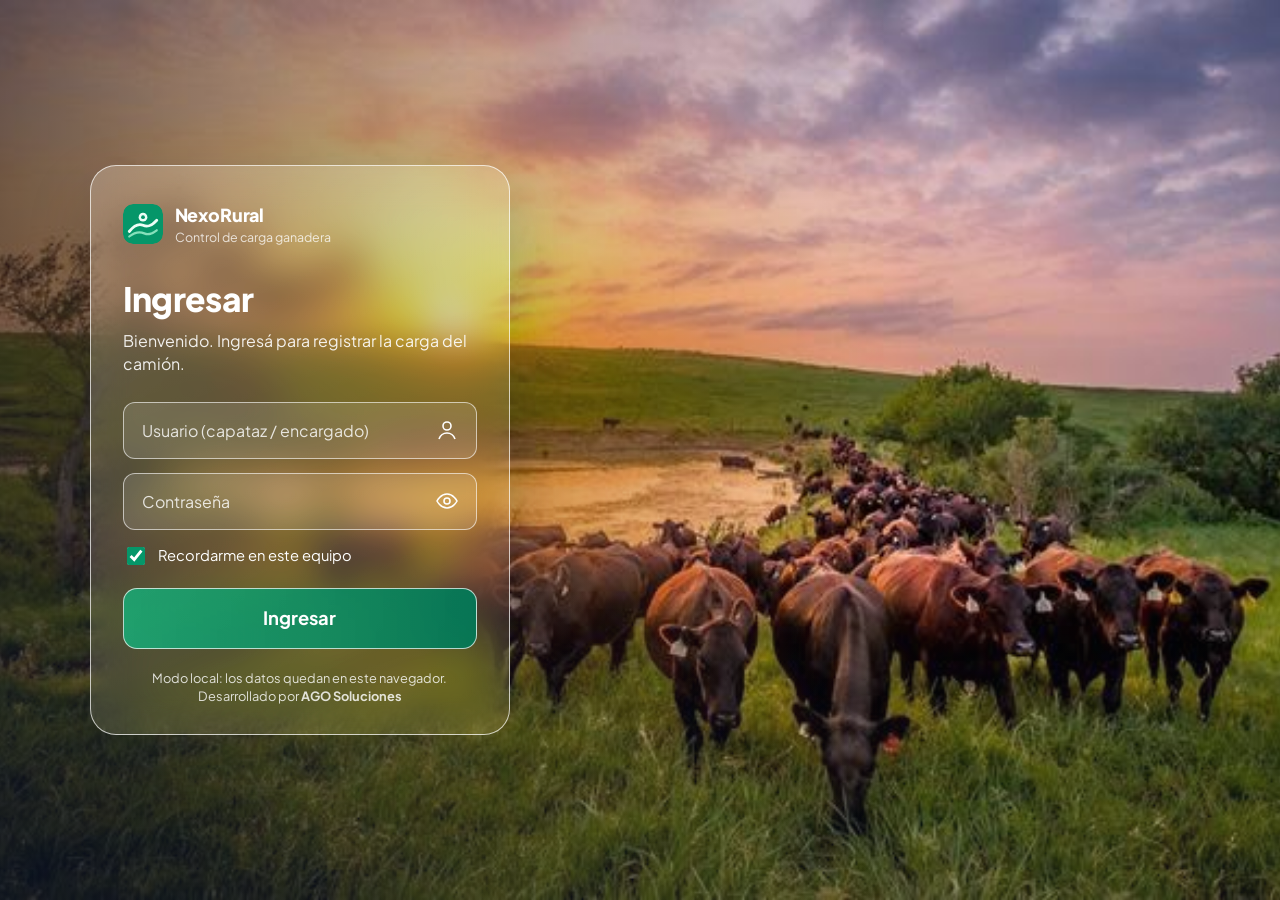
<file: index.html>
<!DOCTYPE html>
<html lang="es-AR">
<head>
  <meta charset="UTF-8">
  <meta name="viewport" content="width=device-width, initial-scale=1.0">
  <meta name="format-detection" content="telephone=no">
  <title>Ingresar · NexoRural</title>
  <meta name="description" content="NexoRural — Control de carga ganadera. AGO Soluciones.">
  <link rel="icon" href="assets/logo.svg" type="image/svg+xml">
  <link rel="apple-touch-icon" href="assets/icono-180.png">
  <link rel="manifest" href="manifest.webmanifest">
  <meta name="theme-color" content="#0F172A">
  <meta name="apple-mobile-web-app-capable" content="yes">
  <meta name="apple-mobile-web-app-title" content="NexoRural">
  <link rel="stylesheet" href="css/fonts.css">
  <link rel="stylesheet" href="css/styles.css?v=4">
</head>
<body class="login-page">

  <!-- Fondo: rodeo al atardecer -->
  <div class="landscape" aria-hidden="true"></div>

  <main class="login-wrap">
    <form class="glass-card" id="loginForm" novalidate>
      <div class="brand brand--light">
        <img src="assets/logo.svg" alt="" width="40" height="40">
        <div>
          <strong>NexoRural</strong>
          <span>Control de carga ganadera</span>
        </div>
      </div>

      <h1 id="loginTitulo">Ingresar</h1>
      <p class="glass-sub" id="loginSub">Bienvenido. Ingresá para registrar la carga del camión.</p>
      <p class="glass-info" id="loginInfo" hidden></p>

      <label class="glass-field" id="campoNombre" hidden>
        <span class="sr-only">Nombre y apellido</span>
        <input type="text" id="nombre" name="nombre" placeholder="Nombre y apellido" autocomplete="name" maxlength="80">
        <svg viewBox="0 0 24 24" aria-hidden="true"><rect x="3" y="5" width="18" height="14" rx="2"/><circle cx="9" cy="11" r="2"/><path d="M14 10h4M14 14h4M6 16c.5-1.5 1.6-2 3-2s2.5.5 3 2"/></svg>
      </label>

      <label class="glass-field">
        <span class="sr-only">Usuario</span>
        <input type="text" id="usuario" name="usuario" placeholder="Usuario (capataz / encargado)" autocomplete="username" required>
        <svg viewBox="0 0 24 24" aria-hidden="true"><circle cx="12" cy="8" r="4"/><path d="M4 21c1.5-4 4.5-6 8-6s6.5 2 8 6"/></svg>
      </label>

      <label class="glass-field">
        <span class="sr-only">Contraseña</span>
        <input type="password" id="clave" name="clave" placeholder="Contraseña" autocomplete="current-password" required>
        <button type="button" class="eye" id="verClave" aria-label="Mostrar contraseña">
          <svg viewBox="0 0 24 24" aria-hidden="true"><path d="M2 12s3.5-7 10-7 10 7 10 7-3.5 7-10 7S2 12 2 12Z"/><circle cx="12" cy="12" r="3"/></svg>
        </button>
      </label>

      <label class="glass-field" id="campoClave2" hidden>
        <span class="sr-only">Repetir contraseña</span>
        <input type="password" id="clave2" name="clave2" placeholder="Repetir contraseña" autocomplete="new-password">
        <svg viewBox="0 0 24 24" aria-hidden="true"><rect x="5" y="11" width="14" height="10" rx="2"/><path d="M8 11V7a4 4 0 0 1 8 0v4"/></svg>
      </label>

      <label class="glass-check" id="campoRecordar">
        <input type="checkbox" id="recordar" checked>
        <span>Recordarme en este equipo</span>
      </label>

      <p class="glass-error" id="loginError" role="alert" hidden></p>

      <button type="submit" class="glass-btn" id="btnIngresar">Ingresar</button>

      <p class="glass-note"><span id="loginModo">Conectando…</span><br>Desarrollado por <strong>AGO Soluciones</strong></p>
    </form>
  </main>

  <script src="js/logic.js"></script>
  <script src="js/store.js"></script>
  <script src="js/login.js"></script>
</body>
</html>
</file>
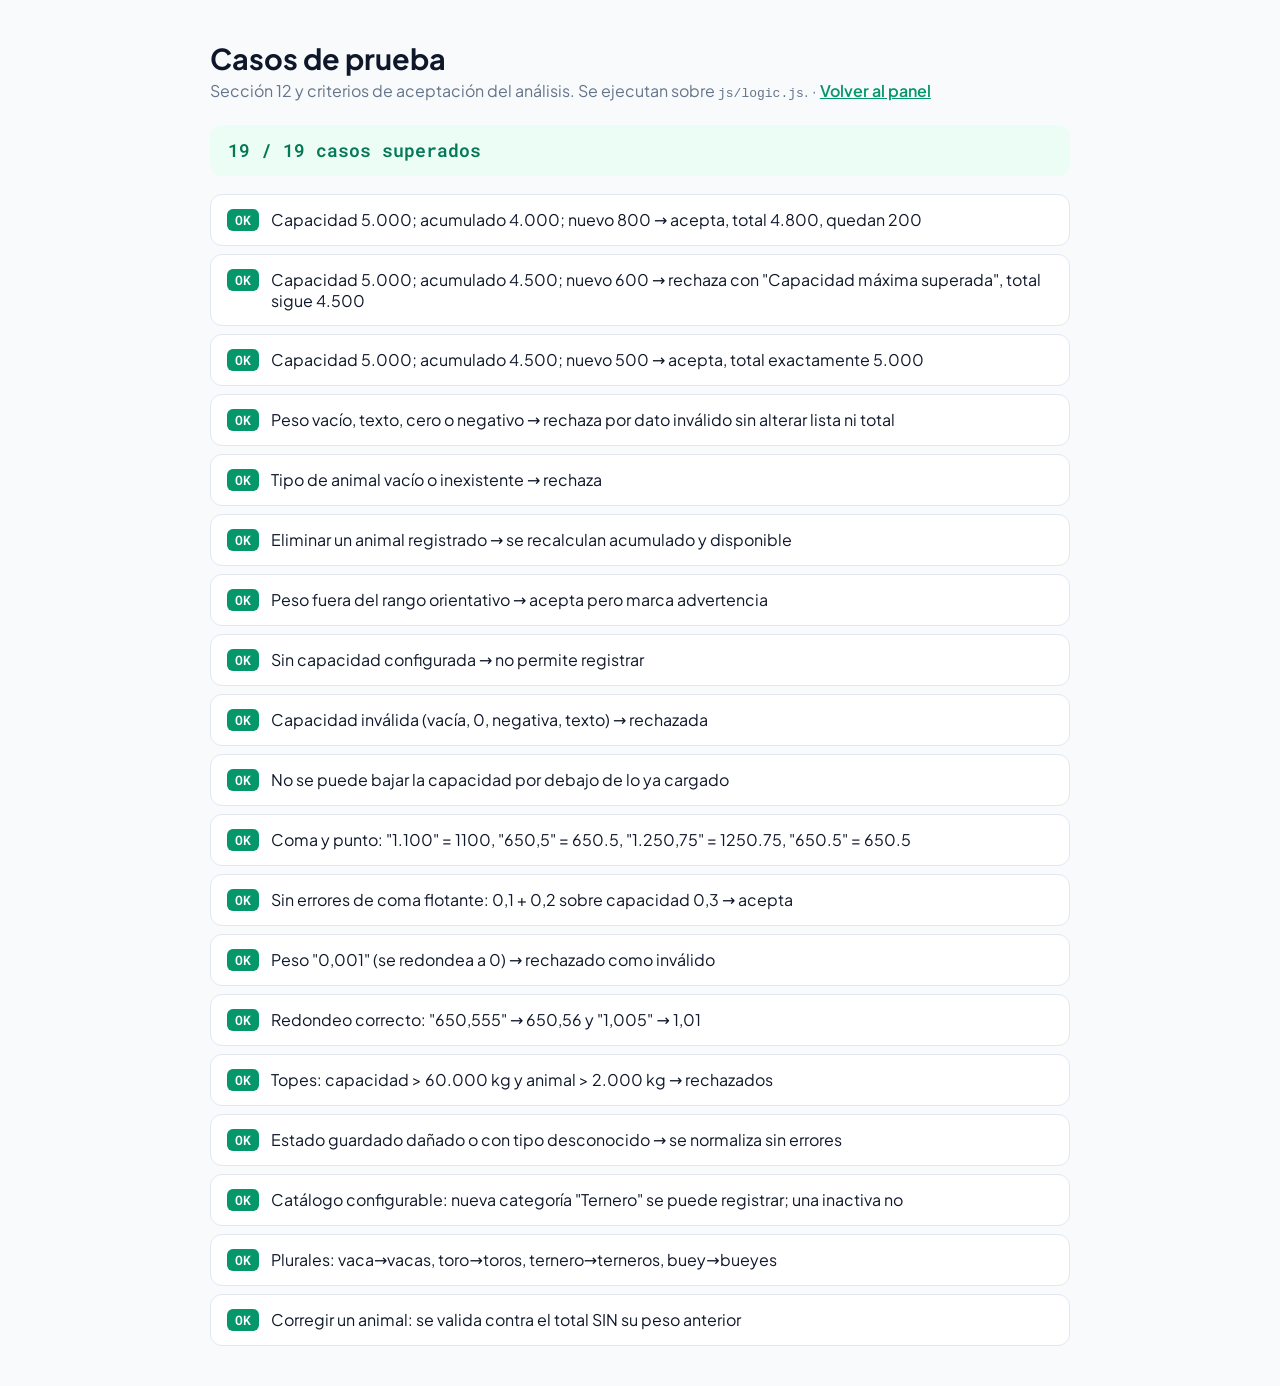
<file: tests/index.html>
<!DOCTYPE html>
<html lang="es-AR">
<head>
  <meta charset="UTF-8">
  <meta name="viewport" content="width=device-width, initial-scale=1.0">
  <title>Casos de prueba · NexoRural</title>
  <link rel="icon" href="../assets/logo.svg" type="image/svg+xml">
  <link rel="stylesheet" href="../css/fonts.css">
  <style>
    body { font-family: 'Plus Jakarta Sans', system-ui, sans-serif; background: #F8FAFC; color: #0F172A; margin: 0; padding: 40px 20px; }
    main { max-width: 860px; margin: 0 auto; }
    h1 { margin: 0 0 4px; font-size: 1.8rem; }
    p { color: #64748B; margin: 0 0 24px; }
    .total { font-family: 'Roboto Mono', monospace; font-size: 1.1rem; font-weight: 600; padding: 14px 18px; border-radius: 12px; margin-bottom: 18px; }
    .total.ok { background: #ECFDF5; color: #047857; }
    .total.fail { background: #FEF2F2; color: #DC2626; }
    ul { list-style: none; padding: 0; margin: 0; display: grid; gap: 8px; }
    li { display: flex; gap: 12px; align-items: flex-start; padding: 14px 16px; background: #fff; border: 1px solid #E2E8F0; border-radius: 12px; }
    .b { flex: none; font-family: 'Roboto Mono', monospace; font-size: .8rem; font-weight: 600; padding: 3px 8px; border-radius: 6px; }
    .b.ok { background: #059669; color: #fff; }
    .b.fail { background: #DC2626; color: #fff; }
    a { color: #059669; font-weight: 600; }
  </style>
</head>
<body>
  <main>
    <h1>Casos de prueba</h1>
    <p>Sección 12 y criterios de aceptación del análisis. Se ejecutan sobre <code>js/logic.js</code>. · <a href="../panel.html">Volver al panel</a></p>
    <div class="total" id="total"></div>
    <ul id="lista"></ul>
  </main>
  <script src="../js/logic.js"></script>
  <script src="casos.js"></script>
  <script>
    var res = NexoCasos.ejecutar();
    var ok = res.filter(function (r) { return r.ok; }).length;
    var total = document.getElementById('total');
    total.textContent = ok + ' / ' + res.length + ' casos superados';
    total.className = 'total ' + (ok === res.length ? 'ok' : 'fail');
    document.getElementById('lista').innerHTML = res.map(function (r) {
      return '<li><span class="b ' + (r.ok ? 'ok">OK' : 'fail">FALLA') + '</span><span>' + r.nombre +
        (r.error ? ' — ' + r.error : '') + '</span></li>';
    }).join('');
  </script>
</body>
</html>
</file>
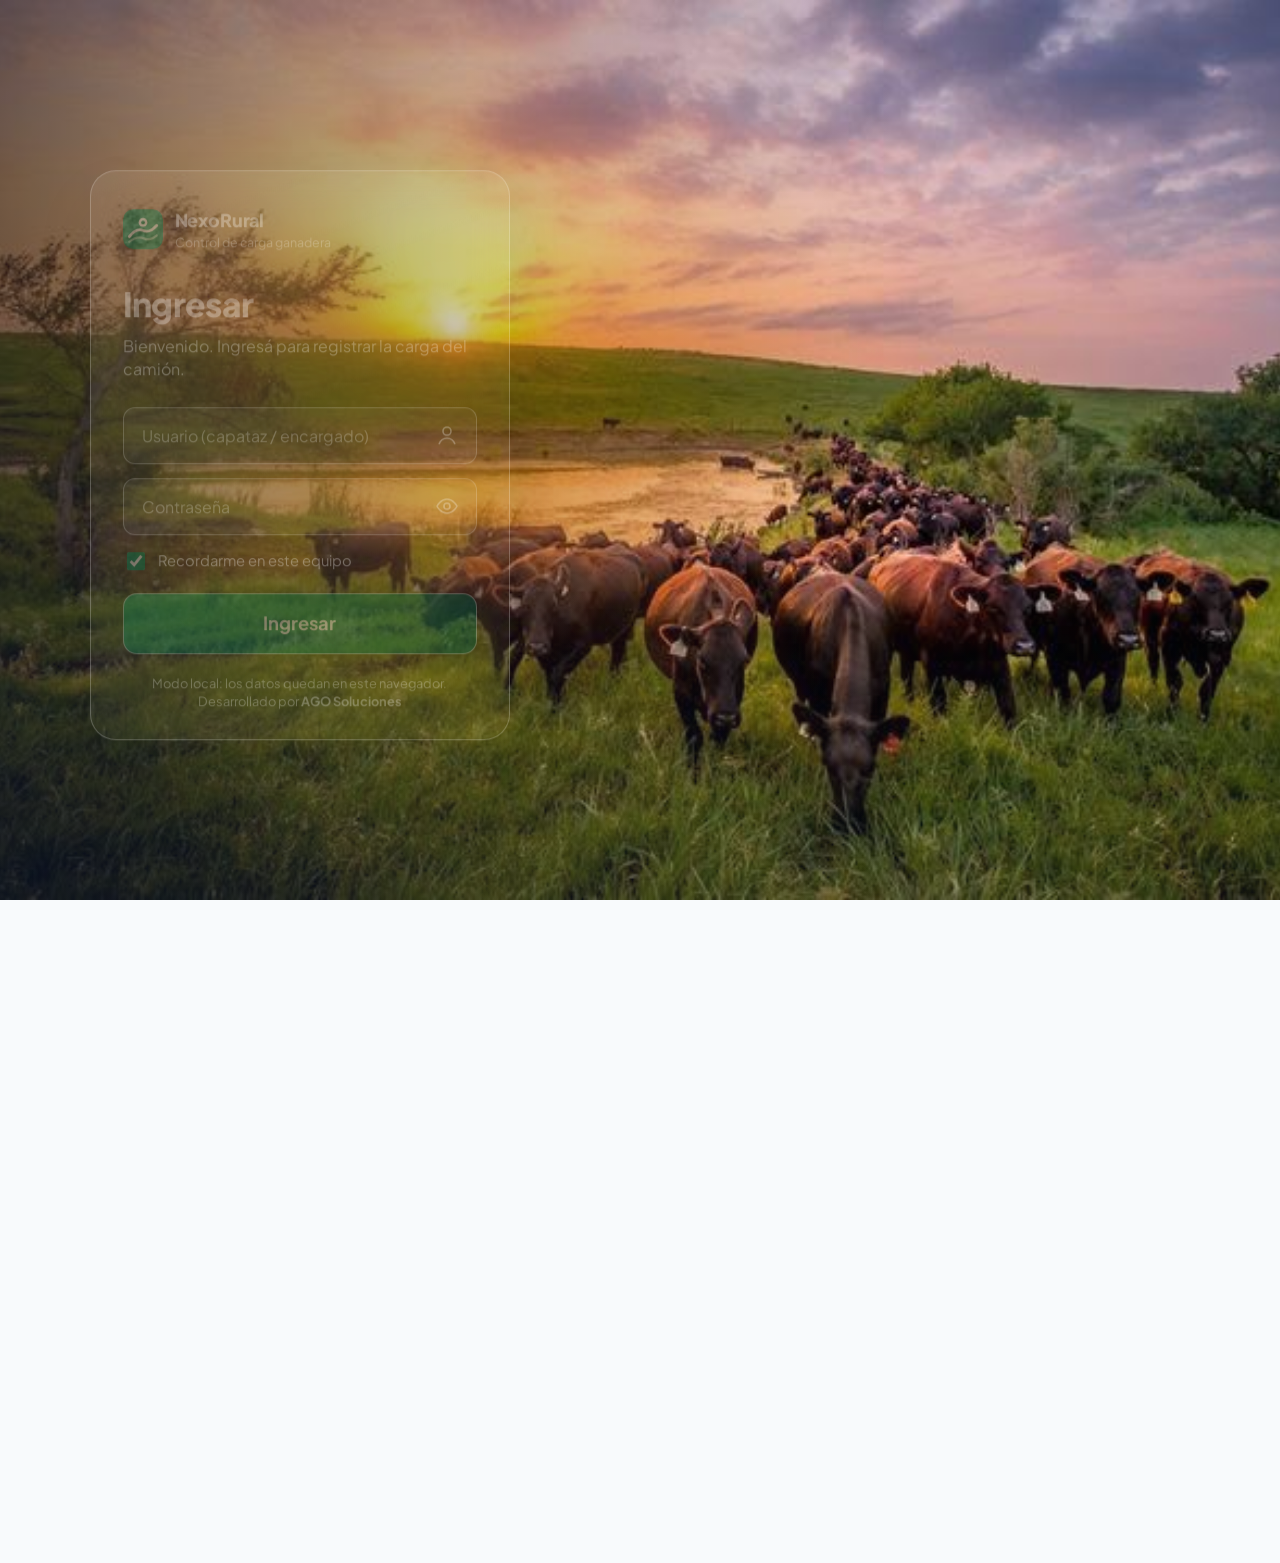
<file: administracion.html>
<!DOCTYPE html>
<html lang="es-AR">
<head>
  <meta charset="UTF-8">
  <meta name="viewport" content="width=device-width, initial-scale=1.0">
  <meta name="format-detection" content="telephone=no">
  <title>Administración · NexoRural</title>
  <link rel="icon" href="assets/logo.svg" type="image/svg+xml">
  <link rel="apple-touch-icon" href="assets/icono-180.png">
  <link rel="manifest" href="manifest.webmanifest">
  <meta name="theme-color" content="#0F172A">
  <meta name="apple-mobile-web-app-capable" content="yes">
  <meta name="apple-mobile-web-app-title" content="NexoRural">
  <link rel="stylesheet" href="css/fonts.css">
  <link rel="stylesheet" href="css/styles.css?v=4">
</head>
<body class="app is-cargando">

  <!-- ===== Barra lateral ===== -->
  <aside class="sidebar">
    <a class="brand" href="panel.html">
      <img src="assets/logo.svg" alt="" width="36" height="36">
      <div>
        <strong>NexoRural</strong>
        <span>Control de carga</span>
      </div>
    </a>

    <nav class="side-nav" aria-label="Secciones">
      <p class="side-label">Operación</p>
      <a href="panel.html">
        <svg viewBox="0 0 24 24"><path d="M3 7h11v9H3zM14 10h4l3 3v3h-7z"/><circle cx="7" cy="18" r="2"/><circle cx="17" cy="18" r="2"/></svg>
        Panel de carga
      </a>
      <p class="side-label">Gestión</p>
      <a href="historial.html">
        <svg viewBox="0 0 24 24"><path d="M3 12a9 9 0 1 0 3-6.7L3 8M3 3v5h5M12 7v5l3 2"/></svg>
        <span>Historial<span class="solo-escritorio"> de cargas</span></span>
      </a>
      <a href="administracion.html" class="is-active" aria-current="page" id="navUsuarios">
        <svg viewBox="0 0 24 24"><circle cx="9" cy="8" r="4"/><path d="M2 21c1-4 4-6 7-6s6 2 7 6M17 11a3 3 0 1 0 0-6M22 21c-.5-3-2-4.5-4-5"/></svg>
        Administración
      </a>
    </nav>

    <div class="side-card">
      <p class="side-card__title">Regla de seguridad</p>
      <p>Un animal solo se acepta si <em>acumulado + nuevo ≤ capacidad</em>.</p>
    </div>

    <div class="side-user">
      <span class="avatar" id="avatar">?</span>
      <div>
        <strong id="nombreOperador">Operador</strong>
        <span id="rolOperador">Capataz / encargado</span>
      </div>
      <button type="button" class="icon-btn" id="btnSalir" title="Cerrar sesión" aria-label="Cerrar sesión">
        <svg viewBox="0 0 24 24"><path d="M15 4h4v16h-4M10 8l-4 4 4 4M6 12h11"/></svg>
      </button>
    </div>
  </aside>

  <!-- ===== Contenido ===== -->
  <main class="main">
    <header class="topbar">
      <div>
        <p class="topbar__date">Gestión</p>
        <h1>Administración</h1>
        <p class="topbar__sub">Usuarios, camiones, categorías de animales y acceso desde celulares. Solo los administradores ven esta sección.</p>
      </div>
      <div class="topbar__actions">
        <span class="chip chip--modo" id="chipModo"></span>
      </div>
    </header>

    <div class="notice" id="aviso" hidden></div>

    <section class="card acceso" id="accesoCelular" hidden>
      <div class="acceso__texto">
        <h2>Acceso desde celulares</h2>
        <p class="muted">Los capataces entran con esta dirección desde el navegador del celular. El celular tiene que estar conectado al <strong>mismo wifi</strong> que esta computadora, y la computadora encendida con XAMPP.</p>
        <p class="acceso__url mono" id="urlCelular"></p>
        <div class="btn-row">
          <button type="button" class="btn btn--primary" id="btnCopiarUrl">Copiar dirección</button>
          <a class="btn btn--ghost" id="btnWhatsapp" target="_blank" rel="noopener">Enviar por WhatsApp</a>
        </div>
        <p class="field-help" id="urlAyuda">Si el celular no abre la página, ejecutá <span class="mono">scripts\habilitar-celulares.bat</span> en esta computadora (una sola vez).</p>
      </div>
    </section>

    <div class="page-grid" id="contenidoUsuarios" hidden>
      <section class="card">
        <div class="card__head">
          <div>
            <h2>Usuarios</h2>
            <p class="muted" id="usrResumen">Cargando…</p>
          </div>
        </div>
        <div class="alert" id="usrMensaje" role="status" aria-live="polite" hidden></div>
        <div class="table-wrap">
          <table class="table">
            <thead><tr><th>Nombre</th><th>Usuario</th><th>Rol</th><th>Último ingreso</th><th>Estado</th><th class="actions"><span class="sr-only">Acciones</span></th></tr></thead>
            <tbody id="cuerpoUsr"></tbody>
          </table>
        </div>
      </section>

      <section class="card sticky">
        <div class="card__head"><h2>Nuevo usuario</h2></div>
        <form class="form" id="formUsuario" novalidate>
          <label class="field"><span>Nombre y apellido <b class="req">*</b></span><input type="text" id="uNombre" maxlength="80" autocomplete="off"></label>
          <div class="field-row">
            <label class="field"><span>Usuario <b class="req">*</b></span><input type="text" id="uUsuario" maxlength="40" class="mono" autocomplete="off" placeholder="ej: pedro.gomez"></label>
            <label class="field"><span>Rol</span>
              <select id="uRol"><option value="capataz">Capataz / encargado</option><option value="administrador">Administrador</option></select>
            </label>
          </div>
          <label class="field"><span>Contraseña inicial <b class="req">*</b> <small>(mínimo 6)</small></span><input type="text" id="uClave" class="mono" autocomplete="off"></label>
          <p class="field-help">Pasale la contraseña a la persona. Si se la olvida, desde la lista podés asignarle una nueva.</p>
          <div class="alert" id="formMensaje" hidden></div>
          <button type="submit" class="btn btn--primary btn--lg">Crear usuario</button>
        </form>
      </section>
    </div>

    <!-- Camiones guardados -->
    <div class="page-grid" id="contenidoCamiones" hidden>
      <section class="card">
        <div class="card__head">
          <div>
            <h2>Camiones guardados</h2>
            <p class="muted">Al iniciar una carga se eligen de una lista y completan solos la capacidad y la patente.</p>
          </div>
        </div>
        <div class="alert" id="camMensaje" role="status" aria-live="polite" hidden></div>
        <div class="table-wrap">
          <table class="table" id="tablaCamiones">
            <thead><tr><th>Patente</th><th>Descripción</th><th class="num">Capacidad</th><th>Estado</th><th class="actions"><span class="sr-only">Acciones</span></th></tr></thead>
            <tbody id="cuerpoCam"></tbody>
          </table>
          <div class="empty" id="camVacio" hidden><p>Todavía no hay camiones guardados.</p></div>
        </div>
      </section>

      <section class="card sticky">
        <div class="card__head"><h2 id="camTitulo">Nuevo camión</h2></div>
        <form class="form" id="formCamion" novalidate>
          <input type="hidden" id="cId">
          <div class="field-row">
            <label class="field"><span>Patente <b class="req">*</b></span><input type="text" id="cPatente" class="mono upper" maxlength="10" placeholder="AB 123 CD" autocomplete="off"></label>
            <label class="field"><span>Capacidad (kg) <b class="req">*</b></span><input type="text" id="cCapacidad" class="mono" inputmode="decimal" placeholder="Ej: 15.000" autocomplete="off"></label>
          </div>
          <label class="field"><span>Descripción <small>(opcional)</small></span><input type="text" id="cDescripcion" maxlength="100" placeholder="Ej: Mercedes 1634 · jaula doble" autocomplete="off"></label>
          <div class="alert" id="cFormMensaje" hidden></div>
          <div class="btn-row">
            <button type="submit" class="btn btn--primary" id="cGuardar">Guardar camión</button>
            <button type="button" class="btn btn--ghost" id="cCancelar" hidden>Cancelar</button>
          </div>
        </form>
      </section>
    </div>

    <!-- Categorías de animales -->
    <div class="page-grid" id="contenidoTipos" hidden>
      <section class="card">
        <div class="card__head">
          <div>
            <h2>Categorías de animales</h2>
            <p class="muted">El rango es orientativo: si un peso queda afuera, el sistema pide confirmar el dato (no lo bloquea).</p>
          </div>
        </div>
        <div class="alert" id="tipMensaje" role="status" aria-live="polite" hidden></div>
        <div class="table-wrap">
          <table class="table">
            <thead><tr><th>Categoría</th><th class="num">Mínimo</th><th class="num">Máximo</th><th>Estado</th><th class="actions"><span class="sr-only">Acciones</span></th></tr></thead>
            <tbody id="cuerpoTip"></tbody>
          </table>
        </div>
      </section>

      <section class="card sticky">
        <div class="card__head"><h2 id="tipTitulo">Nueva categoría</h2></div>
        <form class="form" id="formTipo" novalidate>
          <input type="hidden" id="tCodigo">
          <label class="field"><span>Nombre <b class="req">*</b></span><input type="text" id="tNombre" maxlength="40" placeholder="Ej: Ternero, Novillo, Vaquillona" autocomplete="off"></label>
          <div class="field-row">
            <label class="field"><span>Peso mínimo (kg) <b class="req">*</b></span><input type="text" id="tMin" class="mono" inputmode="decimal" placeholder="Ej: 80" autocomplete="off"></label>
            <label class="field"><span>Peso máximo (kg) <b class="req">*</b></span><input type="text" id="tMax" class="mono" inputmode="decimal" placeholder="Ej: 250" autocomplete="off"></label>
          </div>
          <div class="alert" id="tFormMensaje" hidden></div>
          <div class="btn-row">
            <button type="submit" class="btn btn--primary" id="tGuardar">Guardar categoría</button>
            <button type="button" class="btn btn--ghost" id="tCancelar" hidden>Cancelar</button>
          </div>
        </form>
      </section>
    </div>

    <footer class="footer">NexoRural v2.0 · Desarrollado por <strong>AGO Soluciones</strong></footer>
  </main>

  <div class="print-sheet" id="planilla" aria-hidden="true"></div>

  <script src="js/logic.js"></script>
  <script src="js/store.js"></script>
  <script src="js/ui.js"></script>
  <script src="js/administracion.js"></script>
</body>
</html>
</file>
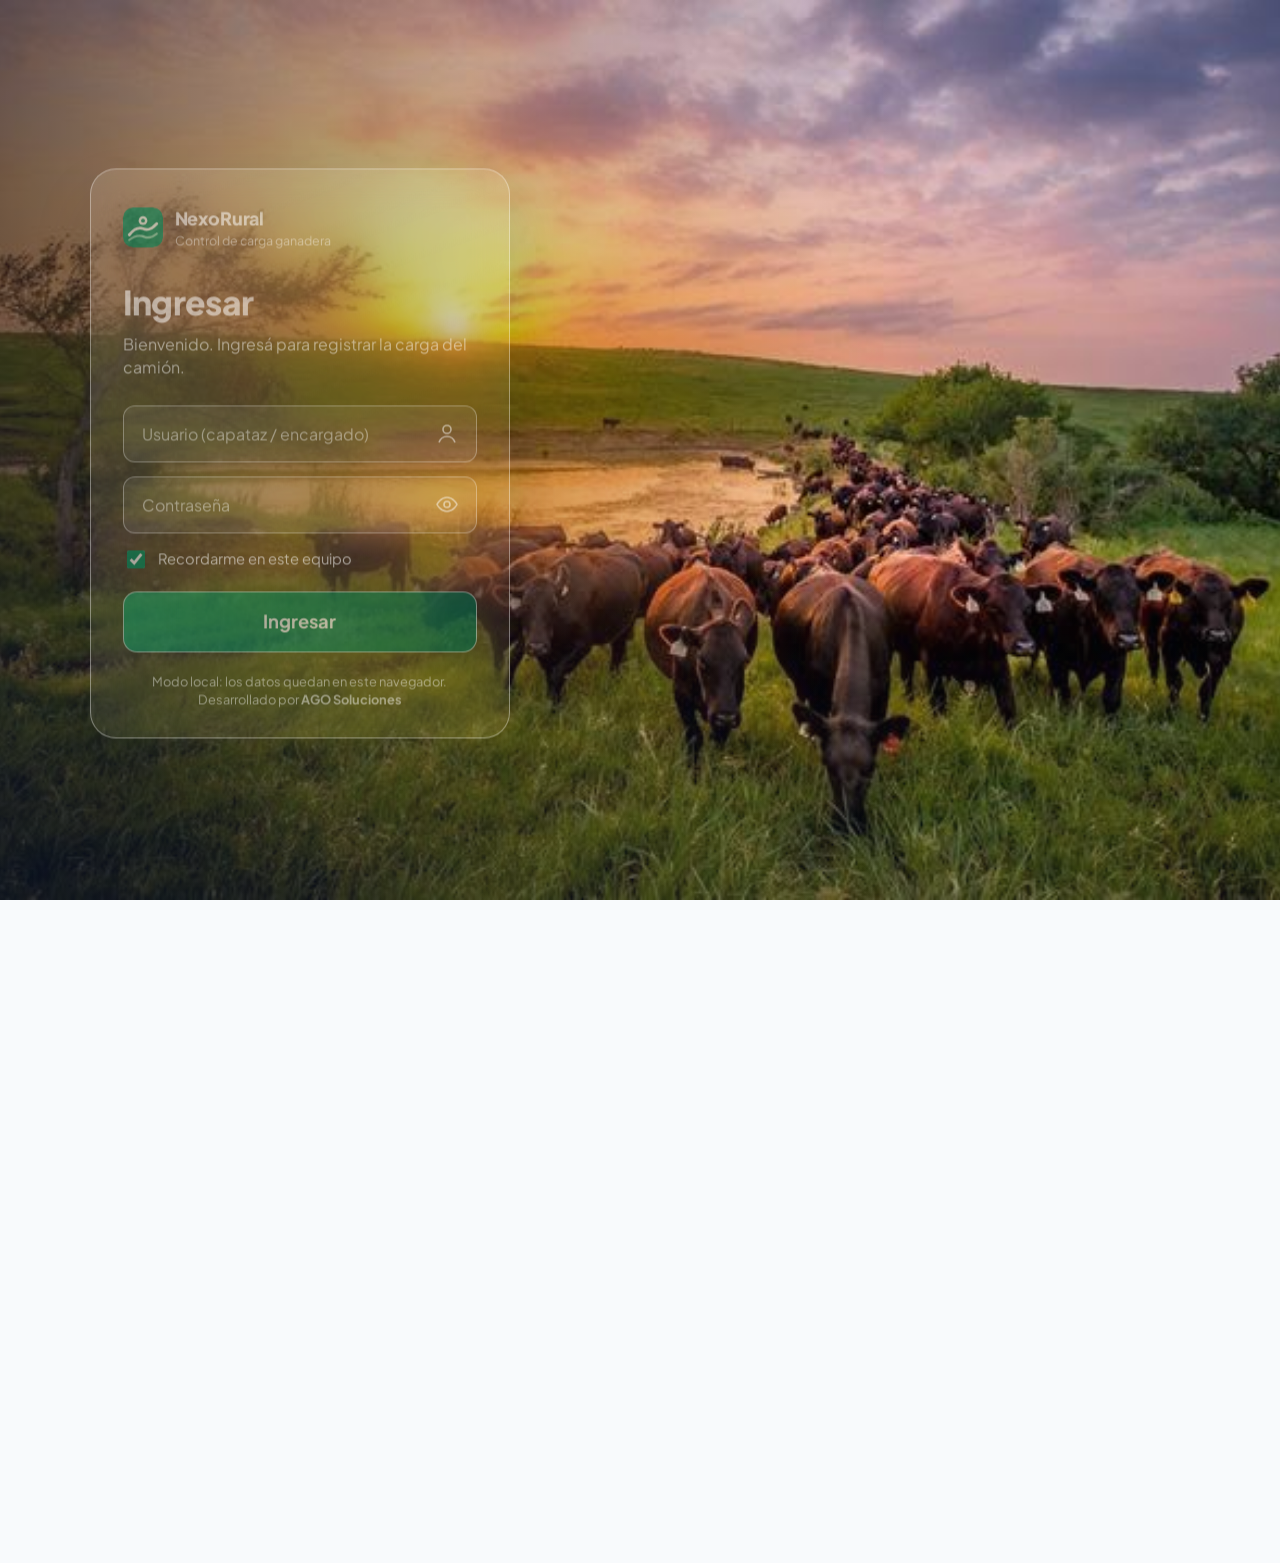
<file: historial.html>
<!DOCTYPE html>
<html lang="es-AR">
<head>
  <meta charset="UTF-8">
  <meta name="viewport" content="width=device-width, initial-scale=1.0">
  <meta name="format-detection" content="telephone=no">
  <title>Historial · NexoRural</title>
  <link rel="icon" href="assets/logo.svg" type="image/svg+xml">
  <link rel="apple-touch-icon" href="assets/icono-180.png">
  <link rel="manifest" href="manifest.webmanifest">
  <meta name="theme-color" content="#0F172A">
  <meta name="apple-mobile-web-app-capable" content="yes">
  <meta name="apple-mobile-web-app-title" content="NexoRural">
  <link rel="stylesheet" href="css/fonts.css">
  <link rel="stylesheet" href="css/styles.css?v=4">
</head>
<body class="app is-cargando">

  <!-- ===== Barra lateral ===== -->
  <aside class="sidebar">
    <a class="brand" href="panel.html">
      <img src="assets/logo.svg" alt="" width="36" height="36">
      <div>
        <strong>NexoRural</strong>
        <span>Control de carga</span>
      </div>
    </a>

    <nav class="side-nav" aria-label="Secciones">
      <p class="side-label">Operación</p>
      <a href="panel.html">
        <svg viewBox="0 0 24 24"><path d="M3 7h11v9H3zM14 10h4l3 3v3h-7z"/><circle cx="7" cy="18" r="2"/><circle cx="17" cy="18" r="2"/></svg>
        Panel de carga
      </a>
      <p class="side-label">Gestión</p>
      <a href="historial.html" class="is-active" aria-current="page">
        <svg viewBox="0 0 24 24"><path d="M3 12a9 9 0 1 0 3-6.7L3 8M3 3v5h5M12 7v5l3 2"/></svg>
        <span>Historial<span class="solo-escritorio"> de cargas</span></span>
      </a>
      <a href="administracion.html" id="navUsuarios" hidden>
        <svg viewBox="0 0 24 24"><circle cx="9" cy="8" r="4"/><path d="M2 21c1-4 4-6 7-6s6 2 7 6M17 11a3 3 0 1 0 0-6M22 21c-.5-3-2-4.5-4-5"/></svg>
        Administración
      </a>
    </nav>

    <div class="side-card">
      <p class="side-card__title">Regla de seguridad</p>
      <p>Un animal solo se acepta si <em>acumulado + nuevo ≤ capacidad</em>.</p>
    </div>

    <div class="side-user">
      <span class="avatar" id="avatar">?</span>
      <div>
        <strong id="nombreOperador">Operador</strong>
        <span id="rolOperador">Capataz / encargado</span>
      </div>
      <button type="button" class="icon-btn" id="btnSalir" title="Cerrar sesión" aria-label="Cerrar sesión">
        <svg viewBox="0 0 24 24"><path d="M15 4h4v16h-4M10 8l-4 4 4 4M6 12h11"/></svg>
      </button>
    </div>
  </aside>

  <!-- ===== Contenido ===== -->
  <main class="main">
    <header class="topbar">
      <div>
        <p class="topbar__date">Gestión</p>
        <h1>Historial de cargas</h1>
        <p class="topbar__sub">Todos los viajes registrados. Tocá una carga para ver el detalle, reimprimir la planilla o exportarla.</p>
      </div>
      <div class="topbar__actions">
        <span class="chip chip--modo" id="chipModo"></span>
      </div>
    </header>

    <section class="kpis" aria-label="Resumen del período">
      <article class="kpi"><p class="kpi__label">Cargas cerradas</p><p class="kpi__value mono" id="kCerradas">0</p><p class="kpi__hint">En el período filtrado</p></article>
      <article class="kpi kpi--accent"><p class="kpi__label">Kilos transportados</p><p class="kpi__value mono" id="kKilos">0 kg</p><p class="kpi__hint">Suma de cargas cerradas</p></article>
      <article class="kpi"><p class="kpi__label">Animales</p><p class="kpi__value mono" id="kAnimales">0</p><p class="kpi__hint">En cargas cerradas</p></article>
      <article class="kpi"><p class="kpi__label">Uso promedio</p><p class="kpi__value mono" id="kUso">—</p><p class="kpi__hint">De la capacidad del camión</p></article>
    </section>

    <section class="card">
      <form class="filters" id="filtros">
        <div class="field">
          <span>Estado</span>
          <div class="seg-ctrl" role="group" aria-label="Filtrar por estado" id="segEstado">
            <button type="button" data-estado="" class="is-on">Todas</button>
            <button type="button" data-estado="cerrada">Cerradas</button>
            <button type="button" data-estado="abierta">En curso</button>
            <button type="button" data-estado="cancelada">Canceladas</button>
          </div>
        </div>
        <label class="field"><span>Desde</span><span class="date-box"><input type="date" id="fDesde"></span></label>
        <label class="field"><span>Hasta</span><span class="date-box"><input type="date" id="fHasta"></span></label>
        <div class="btn-row">
          <button type="button" class="btn btn--ghost" id="btnLimpiar">Limpiar</button>
          <button type="button" class="btn btn--ghost" id="btnCsvLista">
            <svg viewBox="0 0 24 24"><path d="M12 3v12M7 10l5 5 5-5M4 21h16"/></svg>
            Exportar lista
          </button>
        </div>
      </form>
    </section>

    <div class="page-grid">
      <section class="card">
        <div class="card__head">
          <div>
            <h2>Cargas</h2>
            <p class="muted" id="histResumen">Cargando…</p>
          </div>
        </div>
        <div class="alert alert--error" id="histError" hidden></div>
        <div class="table-wrap">
          <table class="table" id="tablaHist">
            <thead>
              <tr>
                <th>N.º</th><th>Inicio</th><th>Patente</th><th>Operador</th>
                <th class="num">Cargado</th><th class="num">Uso</th><th class="num">Anim.</th><th>Estado</th>
              </tr>
            </thead>
            <tbody id="cuerpoHist"></tbody>
          </table>
          <div class="empty" id="histVacio" hidden>
            <svg viewBox="0 0 24 24"><path d="M3 12a9 9 0 1 0 3-6.7L3 8M3 3v5h5M12 7v5l3 2"/></svg>
            <p>No hay cargas para mostrar con estos filtros.</p>
          </div>
        </div>
      </section>

      <section class="card sticky" id="detalle">
        <div class="card__head">
          <div>
            <h2 id="detTitulo">Detalle</h2>
            <p class="muted" id="detSub">Elegí una carga de la lista.</p>
          </div>
          <div class="btn-row" id="detAcciones" hidden>
            <button type="button" class="btn btn--ghost btn--sm" id="btnDetCsv">
              <svg viewBox="0 0 24 24"><path d="M12 3v12M7 10l5 5 5-5M4 21h16"/></svg>CSV
            </button>
            <button type="button" class="btn btn--ghost btn--sm" id="btnDetImprimir">
              <svg viewBox="0 0 24 24"><path d="M6 9V3h12v6M6 18H4v-7h16v7h-2M8 14h8v7H8z"/></svg>Imprimir
            </button>
          </div>
        </div>
        <div id="detCuerpo"></div>
      </section>
    </div>

    <footer class="footer">NexoRural v2.0 · Desarrollado por <strong>AGO Soluciones</strong></footer>
  </main>

  <div class="print-sheet" id="planilla" aria-hidden="true"></div>

  <script src="js/logic.js"></script>
  <script src="js/store.js"></script>
  <script src="js/ui.js"></script>
  <script src="js/historial.js"></script>
</body>
</html>
</file>
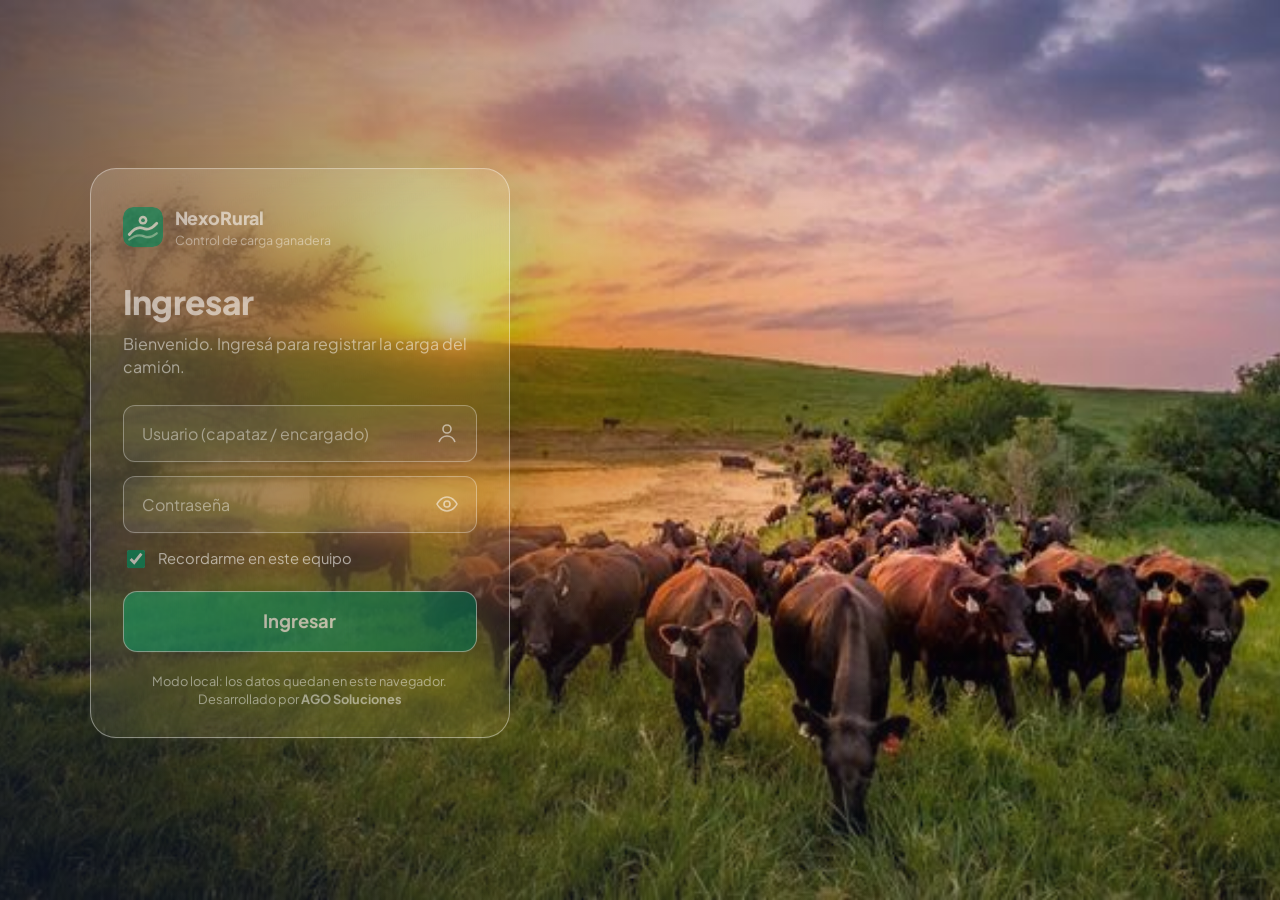
<file: panel.html>
<!DOCTYPE html>
<html lang="es-AR">
<head>
  <meta charset="UTF-8">
  <meta name="viewport" content="width=device-width, initial-scale=1.0">
  <meta name="format-detection" content="telephone=no">
  <title>Panel de carga · NexoRural</title>
  <link rel="icon" href="assets/logo.svg" type="image/svg+xml">
  <link rel="apple-touch-icon" href="assets/icono-180.png">
  <link rel="manifest" href="manifest.webmanifest">
  <meta name="theme-color" content="#0F172A">
  <meta name="apple-mobile-web-app-capable" content="yes">
  <meta name="apple-mobile-web-app-title" content="NexoRural">
  <link rel="stylesheet" href="css/fonts.css">
  <link rel="stylesheet" href="css/styles.css?v=4">
</head>
<body class="app is-cargando">

  <!-- ===== Barra lateral ===== -->
  <aside class="sidebar">
    <a class="brand" href="panel.html">
      <img src="assets/logo.svg" alt="" width="36" height="36">
      <div>
        <strong>NexoRural</strong>
        <span>Control de carga</span>
      </div>
    </a>

    <nav class="side-nav" aria-label="Secciones">
      <p class="side-label">Operación</p>
      <a href="panel.html" class="is-active" aria-current="page">
        <svg viewBox="0 0 24 24"><path d="M3 7h11v9H3zM14 10h4l3 3v3h-7z"/><circle cx="7" cy="18" r="2"/><circle cx="17" cy="18" r="2"/></svg>
        Panel de carga
      </a>
      <p class="side-label">Gestión</p>
      <a href="historial.html">
        <svg viewBox="0 0 24 24"><path d="M3 12a9 9 0 1 0 3-6.7L3 8M3 3v5h5M12 7v5l3 2"/></svg>
        <span>Historial<span class="solo-escritorio"> de cargas</span></span>
      </a>
      <a href="administracion.html" id="navUsuarios" hidden>
        <svg viewBox="0 0 24 24"><circle cx="9" cy="8" r="4"/><path d="M2 21c1-4 4-6 7-6s6 2 7 6M17 11a3 3 0 1 0 0-6M22 21c-.5-3-2-4.5-4-5"/></svg>
        Administración
      </a>
    </nav>

    <div class="side-card">
      <p class="side-card__title">Regla de seguridad</p>
      <p>Un animal solo se acepta si <em>acumulado + nuevo ≤ capacidad</em>.</p>
    </div>

    <div class="side-user">
      <span class="avatar" id="avatar">?</span>
      <div>
        <strong id="nombreOperador">Operador</strong>
        <span id="rolOperador">Capataz / encargado</span>
      </div>
      <button type="button" class="icon-btn" id="btnSalir" title="Cerrar sesión" aria-label="Cerrar sesión">
        <svg viewBox="0 0 24 24"><path d="M15 4h4v16h-4M10 8l-4 4 4 4M6 12h11"/></svg>
      </button>
    </div>
  </aside>

  <!-- ===== Contenido ===== -->
  <main class="main">

    <header class="topbar">
      <div>
        <p class="topbar__date" id="fechaHoy"></p>
        <h1 id="saludo">Control de carga ganadera</h1>
        <p class="topbar__sub">Registrá cada animal antes de subirlo. El sistema bloquea cualquier ingreso que supere la capacidad del camión.</p>
      </div>
      <div class="topbar__actions">
        <span class="chip chip--modo" id="chipModo"></span>
        <span class="chip chip--mono" id="chipPatente" hidden></span>
        <span class="status-pill" id="estadoPill" data-nivel="vacio">Sin configurar</span>
      </div>
    </header>

    <!-- Indicadores (RF-07) -->
    <section class="kpis" aria-label="Indicadores de carga">
      <article class="kpi">
        <p class="kpi__label">Peso cargado</p>
        <p class="kpi__value mono" id="kpiCargado">0 kg</p>
        <p class="kpi__hint" id="kpiCargadoHint">0 % de la capacidad</p>
      </article>
      <article class="kpi">
        <p class="kpi__label">Capacidad máxima</p>
        <p class="kpi__value mono" id="kpiCapacidad">—</p>
        <p class="kpi__hint">Configurada por el usuario</p>
      </article>
      <article class="kpi kpi--accent" id="kpiDisponibleCard">
        <p class="kpi__label">Disponible</p>
        <p class="kpi__value mono" id="kpiDisponible">—</p>
        <p class="kpi__hint">Margen restante</p>
      </article>
      <article class="kpi">
        <p class="kpi__label">Animales</p>
        <p class="kpi__value mono" id="kpiCantidad">0</p>
        <p class="kpi__hint" id="kpiDesglose">Sin registros</p>
      </article>
    </section>

    <div class="grid">

      <!-- Camión + barra de progreso -->
      <section class="card card--truck area-camion" id="seccion-camion">
        <div class="card__head">
          <div>
            <h2>Estado del camión</h2>
            <p class="muted">Cada bloque es un animal, proporcional a su peso.</p>
          </div>
          <div class="legend" id="leyenda"></div>
        </div>

        <div class="truck-wrap">
          <svg class="truck" viewBox="0 0 900 290" role="img" aria-labelledby="truckTitle">
            <title id="truckTitle">Representación de la carga del camión</title>
            <defs>
              <clipPath id="clipCaja"><rect x="34" y="34" width="572" height="164" rx="6"/></clipPath>
              <pattern id="rejilla" width="24" height="24" patternUnits="userSpaceOnUse">
                <path d="M24 0H0V24" fill="none" stroke="#E2E8F0" stroke-width="1"/>
              </pattern>
            </defs>
            <!-- chasis -->
            <rect x="40" y="214" width="800" height="12" rx="4" fill="#334155"/>
            <!-- caja / jaula -->
            <rect x="20" y="20" width="600" height="192" rx="12" fill="#FFFFFF" stroke="#CBD5E1" stroke-width="3"/>
            <rect x="34" y="34" width="572" height="164" rx="6" fill="url(#rejilla)"/>
            <g id="truckSegments" clip-path="url(#clipCaja)"></g>
            <!-- listones de la jaula -->
            <g stroke="#CBD5E1" stroke-width="2" opacity=".9">
              <line x1="20" y1="76" x2="620" y2="76"/>
              <line x1="20" y1="118" x2="620" y2="118"/>
              <line x1="20" y1="160" x2="620" y2="160"/>
            </g>
            <text id="truckPct" x="320" y="128" text-anchor="middle" class="truck__pct">0%</text>
            <!-- cabina -->
            <path d="M636 70h118c14 0 24 6 31 18l43 64c6 9 8 17 8 27v35H636z" fill="#0F172A"/>
            <path d="M664 88h82c7 0 12 3 16 9l30 45h-128z" fill="#93C5FD" opacity=".85"/>
            <rect x="636" y="186" width="200" height="8" fill="#059669"/>
            <rect x="820" y="196" width="22" height="14" rx="3" fill="#F59E0B"/>
            <!-- ruedas -->
            <g class="wheel"><circle cx="120" cy="236" r="28"/><circle cx="120" cy="236" r="11"/></g>
            <g class="wheel"><circle cx="190" cy="236" r="28"/><circle cx="190" cy="236" r="11"/></g>
            <g class="wheel"><circle cx="500" cy="236" r="28"/><circle cx="500" cy="236" r="11"/></g>
            <g class="wheel"><circle cx="570" cy="236" r="28"/><circle cx="570" cy="236" r="11"/></g>
            <g class="wheel"><circle cx="760" cy="236" r="28"/><circle cx="760" cy="236" r="11"/></g>
          </svg>
        </div>

        <div class="progress-block">
          <div class="progress-meta">
            <span>Capacidad utilizada</span>
            <strong class="mono" id="progresoTexto">0 %</strong>
          </div>
          <div class="progress" role="progressbar" aria-valuemin="0" aria-valuemax="100" aria-valuenow="0" id="progreso">
            <div class="progress__bar" id="progresoBarra"></div>
            <span class="progress__mark" style="left:85%" title="Zona de atención (85 %)"></span>
          </div>
          <div class="progress-scale mono"><span>0</span><span id="escalaMedio">—</span><span id="escalaMax">—</span></div>
        </div>
      </section>

      <!-- Configuración + registro -->
      <div class="stack area-form">
        <section class="card" id="seccion-config">
          <div class="card__head">
            <h2><span class="paso">1. </span>Configurar camión</h2>
            <span class="step-badge" id="configBadge">Pendiente</span>
          </div>
          <form id="formConfig" class="form" novalidate>
            <label class="field" id="campoCamion" hidden>
              <span>Camión guardado <small>(completa capacidad y patente)</small></span>
              <select id="camionGuardado"><option value="">Otro camión (escribir los datos)</option></select>
            </label>
            <div class="field-row">
              <label class="field">
                <span>Capacidad máxima (kg) <b class="req">*</b></span>
                <input type="text" inputmode="decimal" id="capacidad" placeholder="Ej: 15.000" autocomplete="off">
              </label>
              <label class="field">
                <span>Patente <small>(opcional)</small></span>
                <input type="text" id="patente" class="mono upper" placeholder="AB 123 CD" maxlength="10" autocomplete="off">
              </label>
            </div>
            <p class="field-help" id="capacidadAyuda">Dato obligatorio: la consigna no fija la capacidad, la define el usuario.</p>
            <div class="btn-row">
              <button type="submit" class="btn btn--primary" id="btnConfig">Iniciar carga</button>
            </div>
            <div class="finish" id="bloqueFinalizar" hidden>
              <label class="field">
                <span>Observaciones del viaje <small>(opcional)</small></span>
                <input type="text" id="observaciones" maxlength="255" placeholder="Ej: destino, comprador, guía DT-e" autocomplete="off">
              </label>
              <div class="btn-row">
                <button type="button" class="btn btn--dark" id="btnCerrar">Cerrar carga</button>
                <button type="button" class="btn btn--ghost" id="btnReiniciar">Cancelar carga</button>
              </div>
            </div>
          </form>
        </section>

        <section class="card" id="seccion-registro">
          <div class="card__head">
            <h2><span class="paso">2. </span>Registrar animal</h2>
            <span class="muted mono" id="disponibleMini"></span>
          </div>
          <form id="formAnimal" class="form" novalidate>
            <fieldset class="species" id="especies">
              <legend>Tipo de animal <b class="req">*</b></legend>
              <div class="species__grid" id="opcionesTipo"></div>
            </fieldset>
            <div class="field-row">
              <label class="field">
                <span>Peso real medido (kg) <b class="req">*</b></span>
                <input type="text" inputmode="decimal" id="peso" placeholder="Ej: 650,5" autocomplete="off">
              </label>
              <label class="field">
                <span>Caravana <small>(opcional)</small></span>
                <input type="text" id="caravana" class="mono upper" placeholder="AR 0123 4567" maxlength="20" autocomplete="off">
              </label>
            </div>
            <p class="field-help mono" id="pesoPreview">Usá coma para decimales: 650,5 kg</p>

            <div class="alert" id="mensaje" role="status" aria-live="polite" hidden></div>

            <div class="btn-row">
              <button type="submit" class="btn btn--primary btn--lg" id="btnRegistrar">Registrar animal</button>
            </div>
          </form>
        </section>
      </div>

      <!-- Listado (RF-08 / RF-09) -->
      <section class="card area-lista" id="seccion-lista">
        <div class="card__head">
          <div>
            <h2>Animales cargados</h2>
            <p class="muted" id="listaResumen">Todavía no hay animales registrados.</p>
          </div>
          <div class="btn-row">
            <button type="button" class="btn btn--ghost btn--sm" id="btnCsv">
              <svg viewBox="0 0 24 24"><path d="M12 3v12M7 10l5 5 5-5M4 21h16"/></svg>
              Excel (CSV)
            </button>
            <button type="button" class="btn btn--ghost btn--sm" id="btnImprimir">
              <svg viewBox="0 0 24 24"><path d="M6 9V3h12v6M6 18H4v-7h16v7h-2M8 14h8v7H8z"/></svg>
              Imprimir planilla
            </button>
          </div>
        </div>
        <div class="table-wrap">
          <table class="table">
            <thead>
              <tr>
                <th>N.º</th>
                <th>Tipo</th>
                <th>Caravana</th>
                <th class="num">Peso</th>
                <th class="num">Acumulado</th>
                <th>Hora</th>
                <th class="actions"><span class="sr-only">Acción</span></th>
              </tr>
            </thead>
            <tbody id="tablaAnimales"></tbody>
            <tfoot>
              <tr>
                <td colspan="3">Total cargado</td>
                <td class="num mono" id="totalTabla">0 kg</td>
                <td colspan="3"></td>
              </tr>
            </tfoot>
          </table>
          <div class="empty" id="listaVacia">
            <svg viewBox="0 0 24 24"><path d="M3 7h11v9H3zM14 10h4l3 3v3h-7z"/><circle cx="7" cy="18" r="2"/><circle cx="17" cy="18" r="2"/></svg>
            <p>El camión está vacío. Registrá el primer animal para comenzar.</p>
          </div>
        </div>
      </section>

    </div>

    <!-- Rangos orientativos -->
    <section class="card" id="seccion-rangos">
      <div class="card__head">
        <div>
          <h2>Rangos orientativos de peso</h2>
          <p class="muted">Solo sirven para detectar errores de tipeo. No reemplazan el peso real ni son límites rígidos.</p>
        </div>
      </div>
      <div class="ranges" id="rangos"></div>
      <p class="range-scale mono" id="escalaRangos"></p>
    </section>

    <footer class="footer">
      NexoRural v1.0 · Desarrollado por <strong>AGO Soluciones</strong>
    </footer>
  </main>

  <!-- Planilla de impresión -->
  <div class="print-sheet" id="planilla" aria-hidden="true"></div>

  <script src="js/logic.js"></script>
  <script src="js/store.js"></script>
  <script src="js/ui.js"></script>
  <script src="js/app.js"></script>
</body>
</html>
</file>
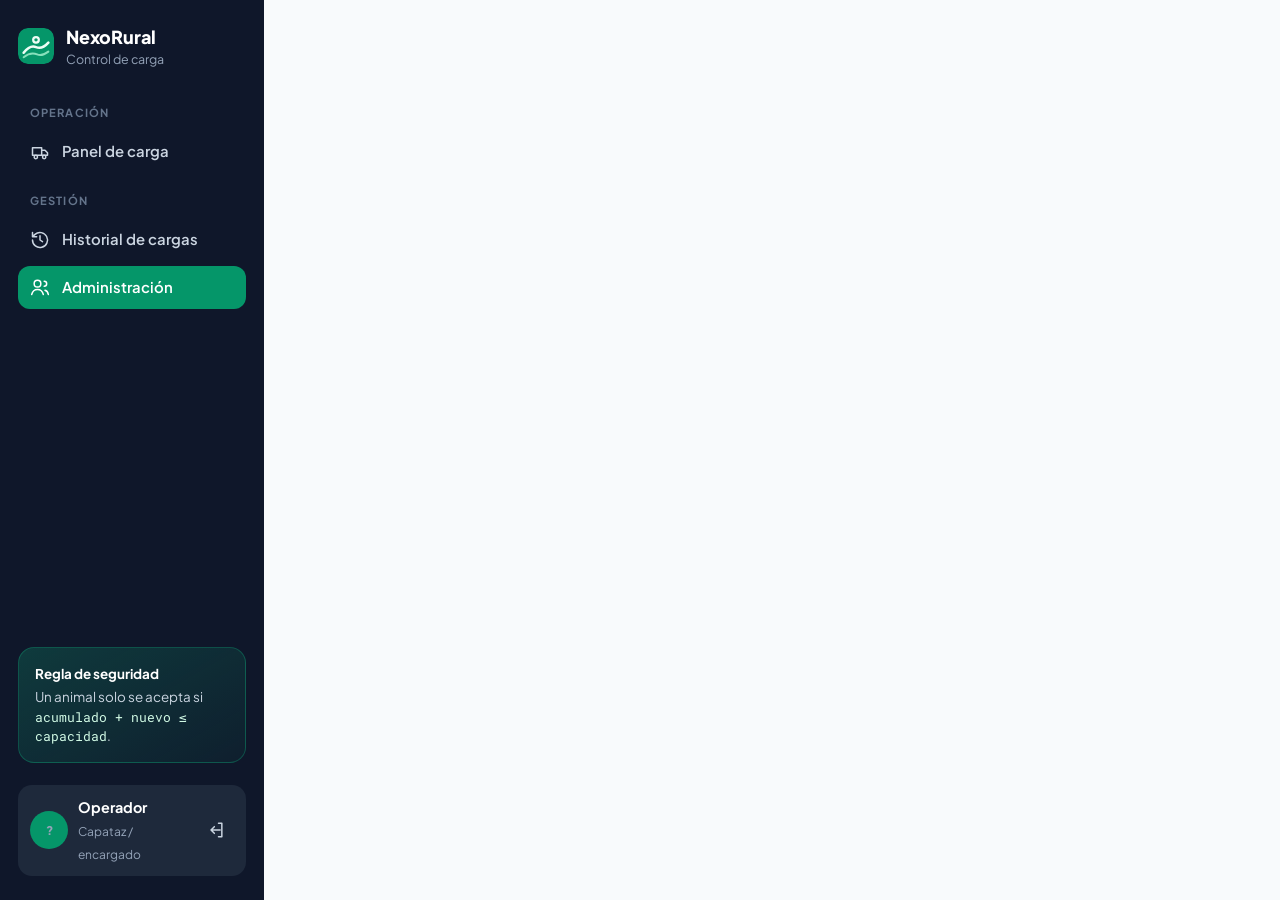
<file: usuarios.html>
<!DOCTYPE html>
<html lang="es-AR"><head><meta charset="UTF-8"><meta http-equiv="refresh" content="0; url=administracion.html"><title>NexoRural</title></head>
<body><p>Esta sección ahora se llama <a href="administracion.html">Administración</a>.</p></body></html>
</file>
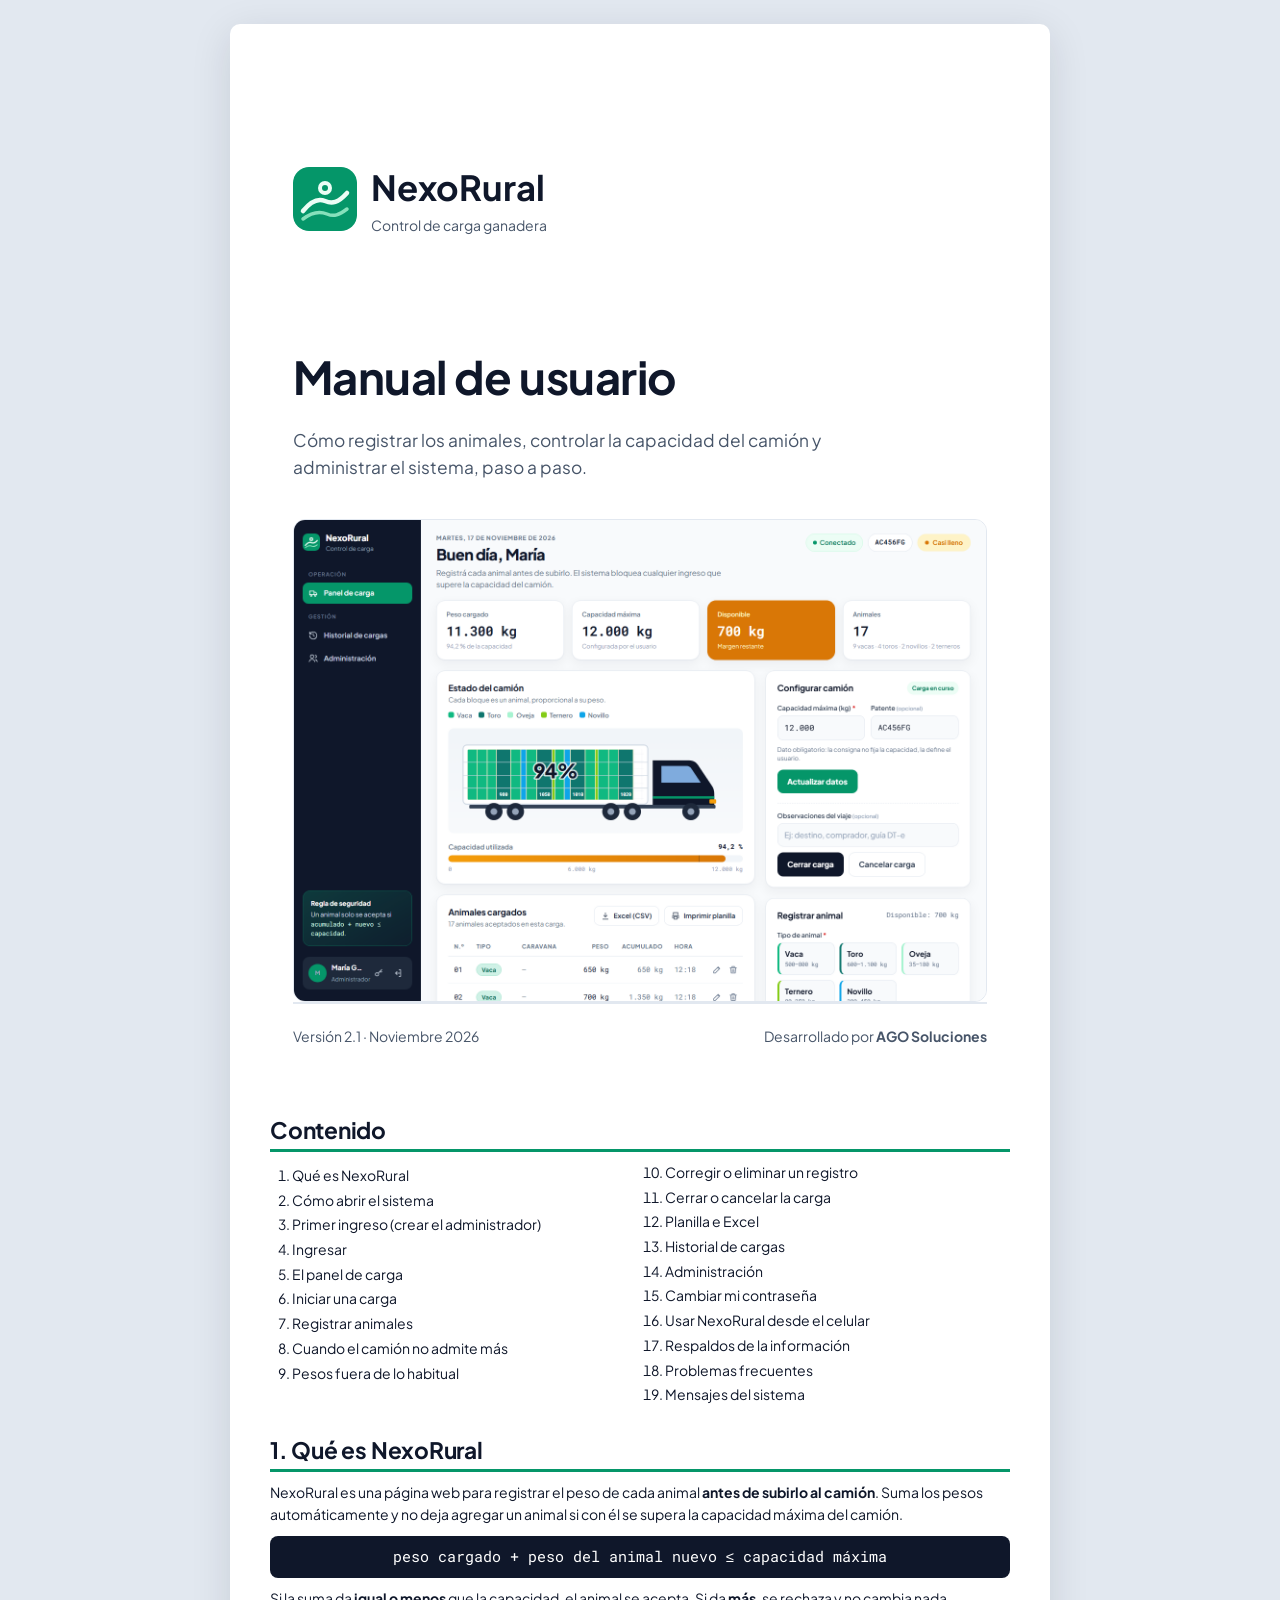
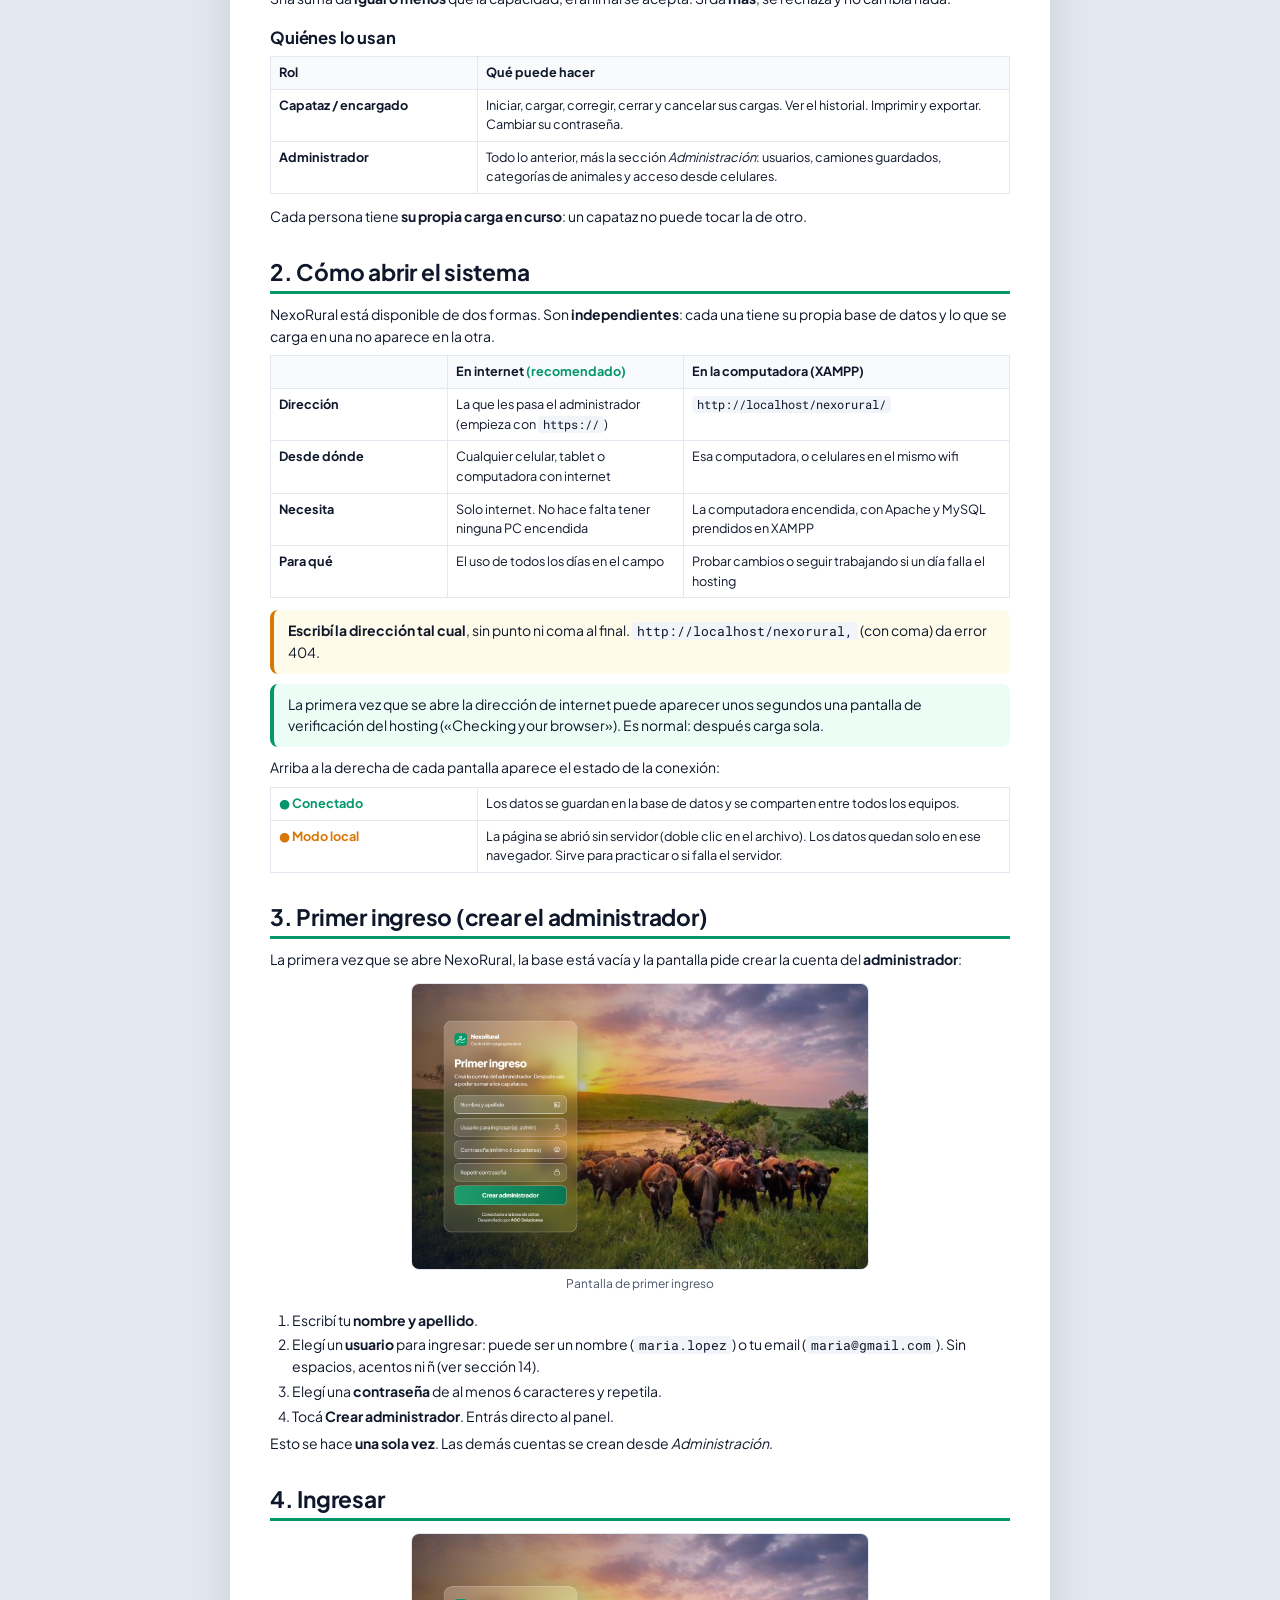
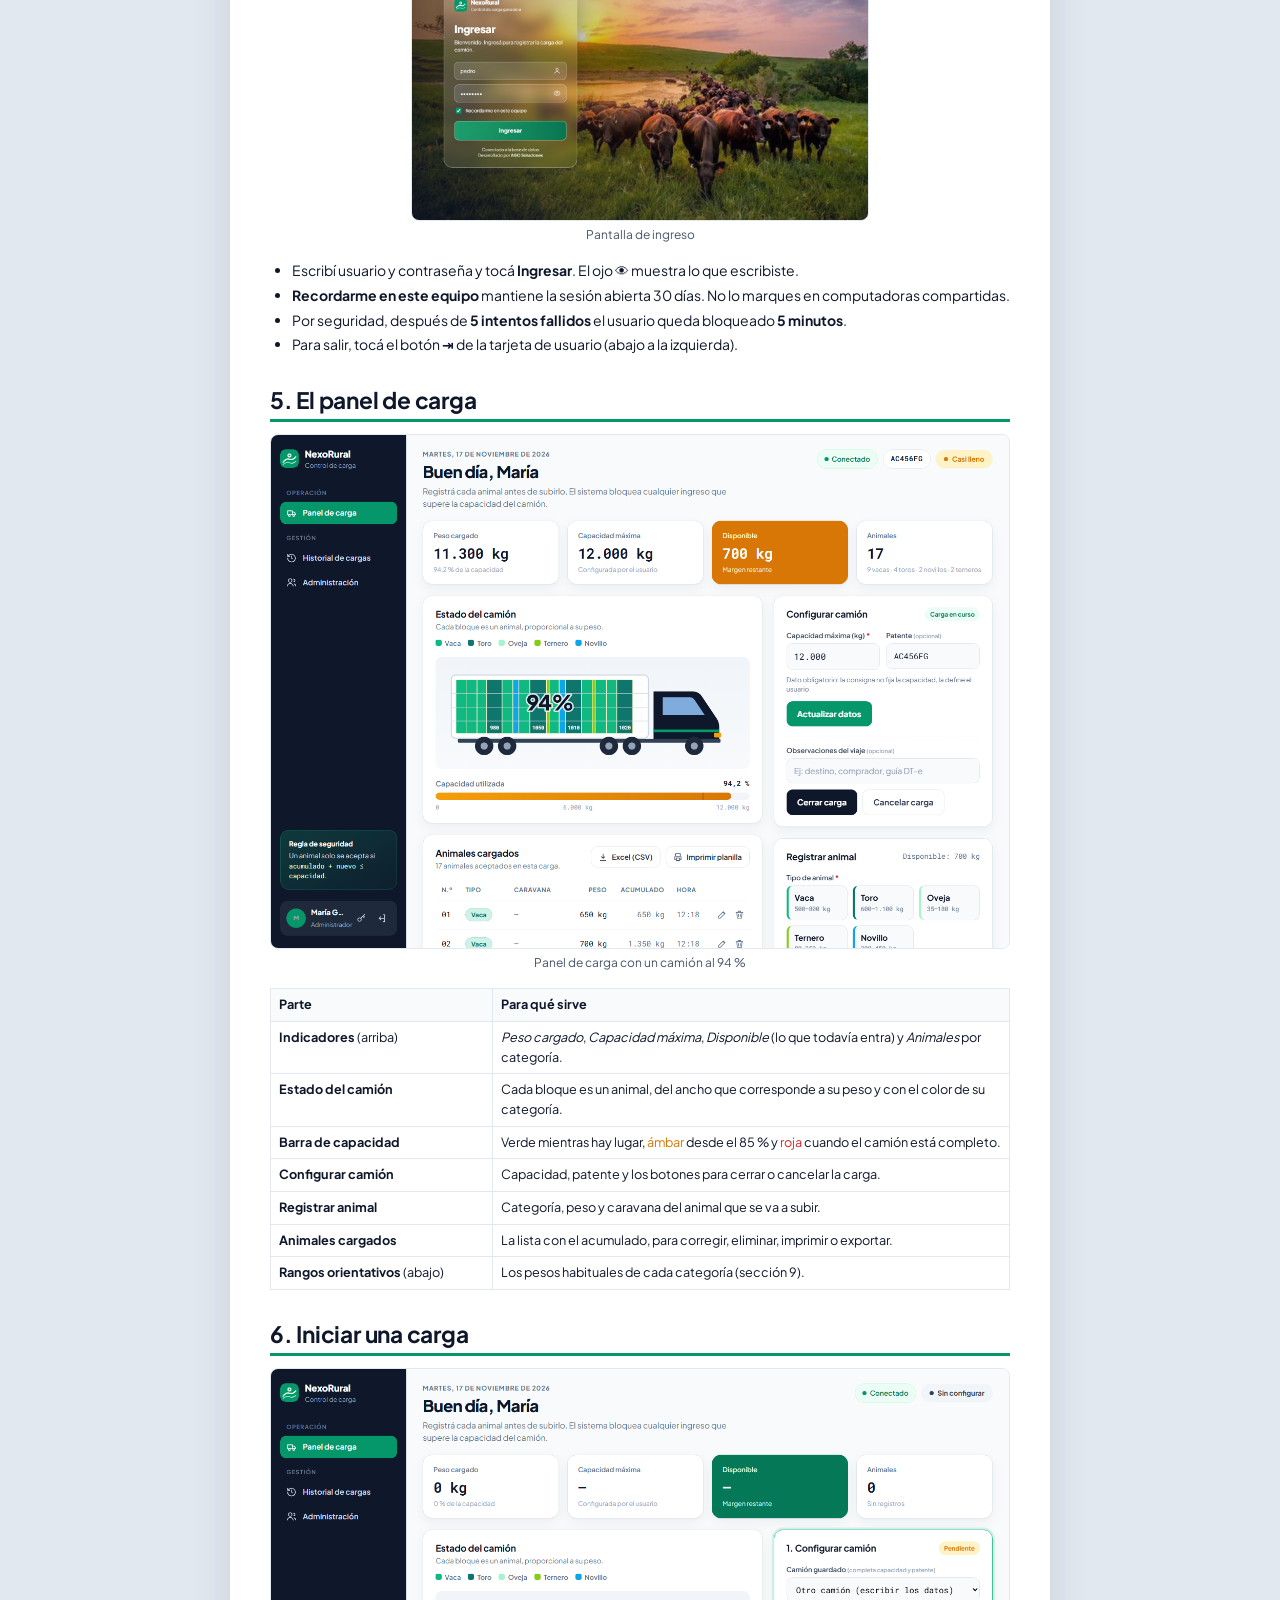
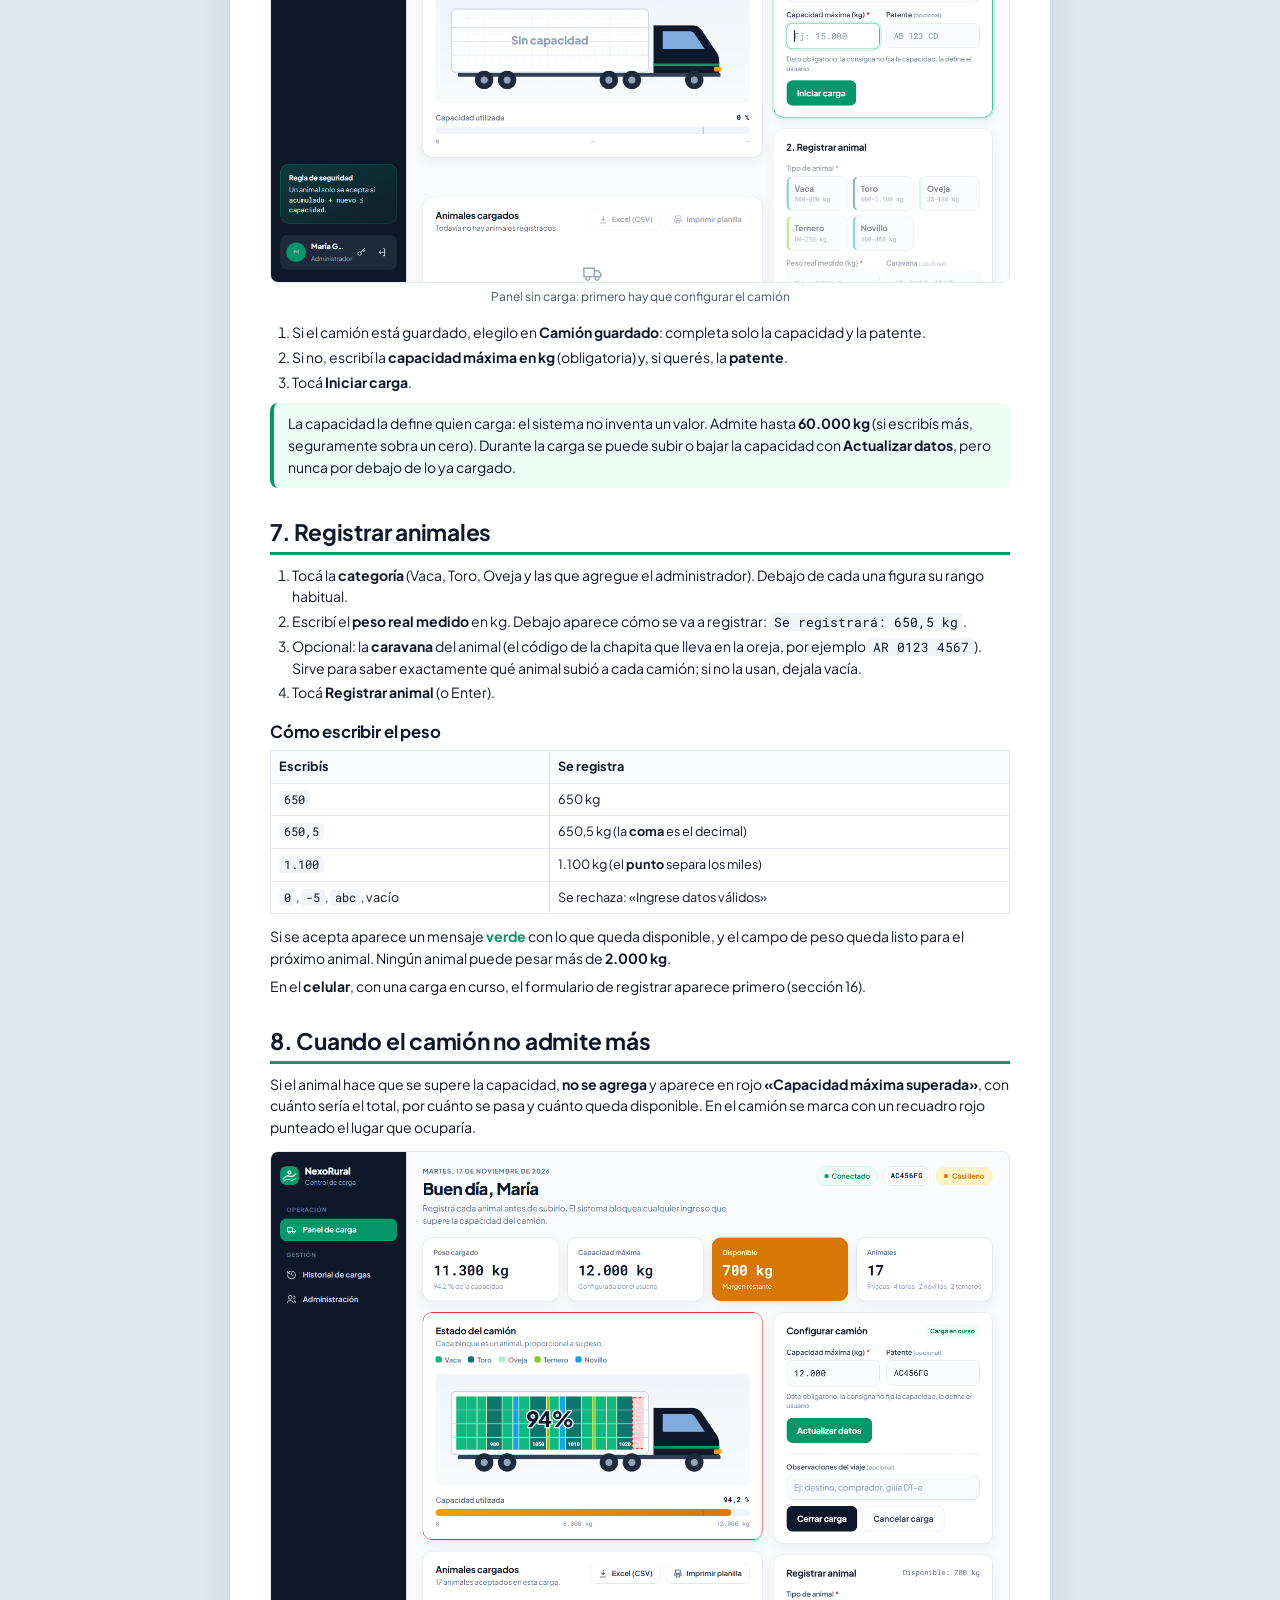
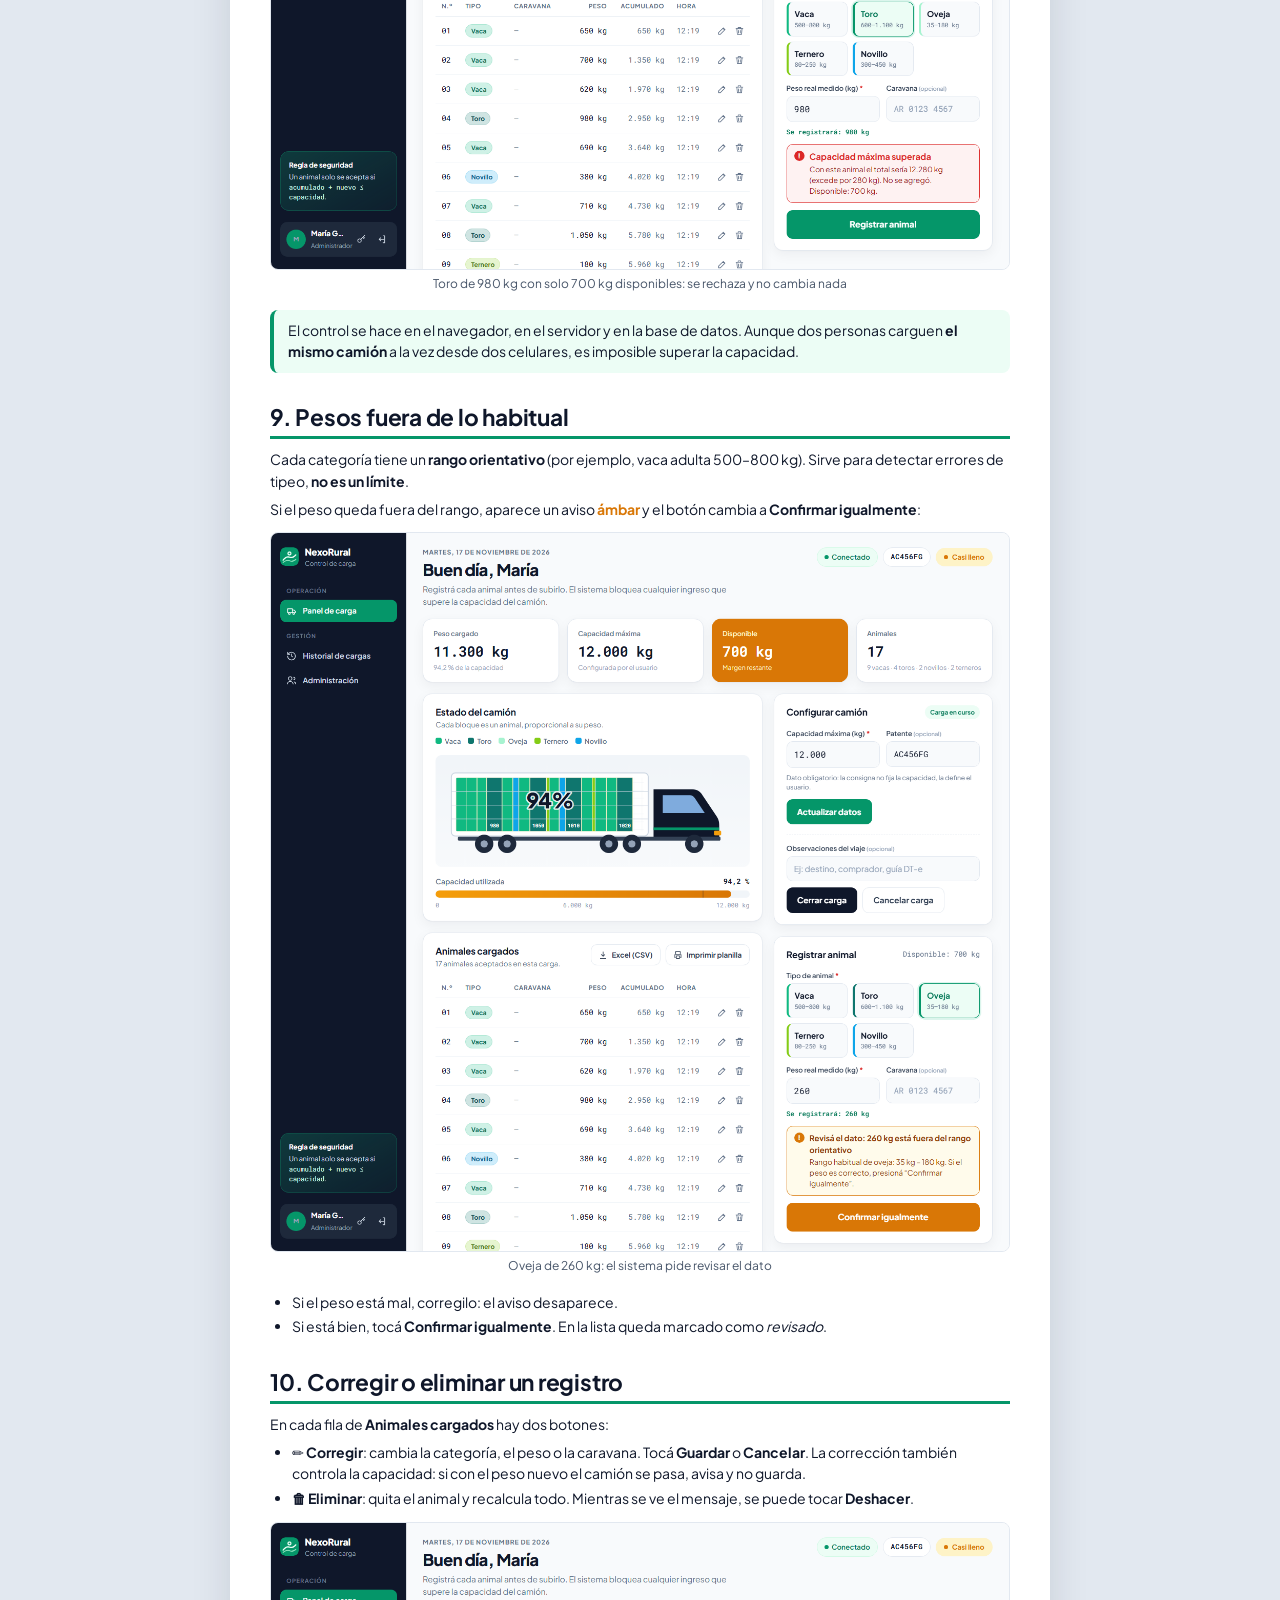
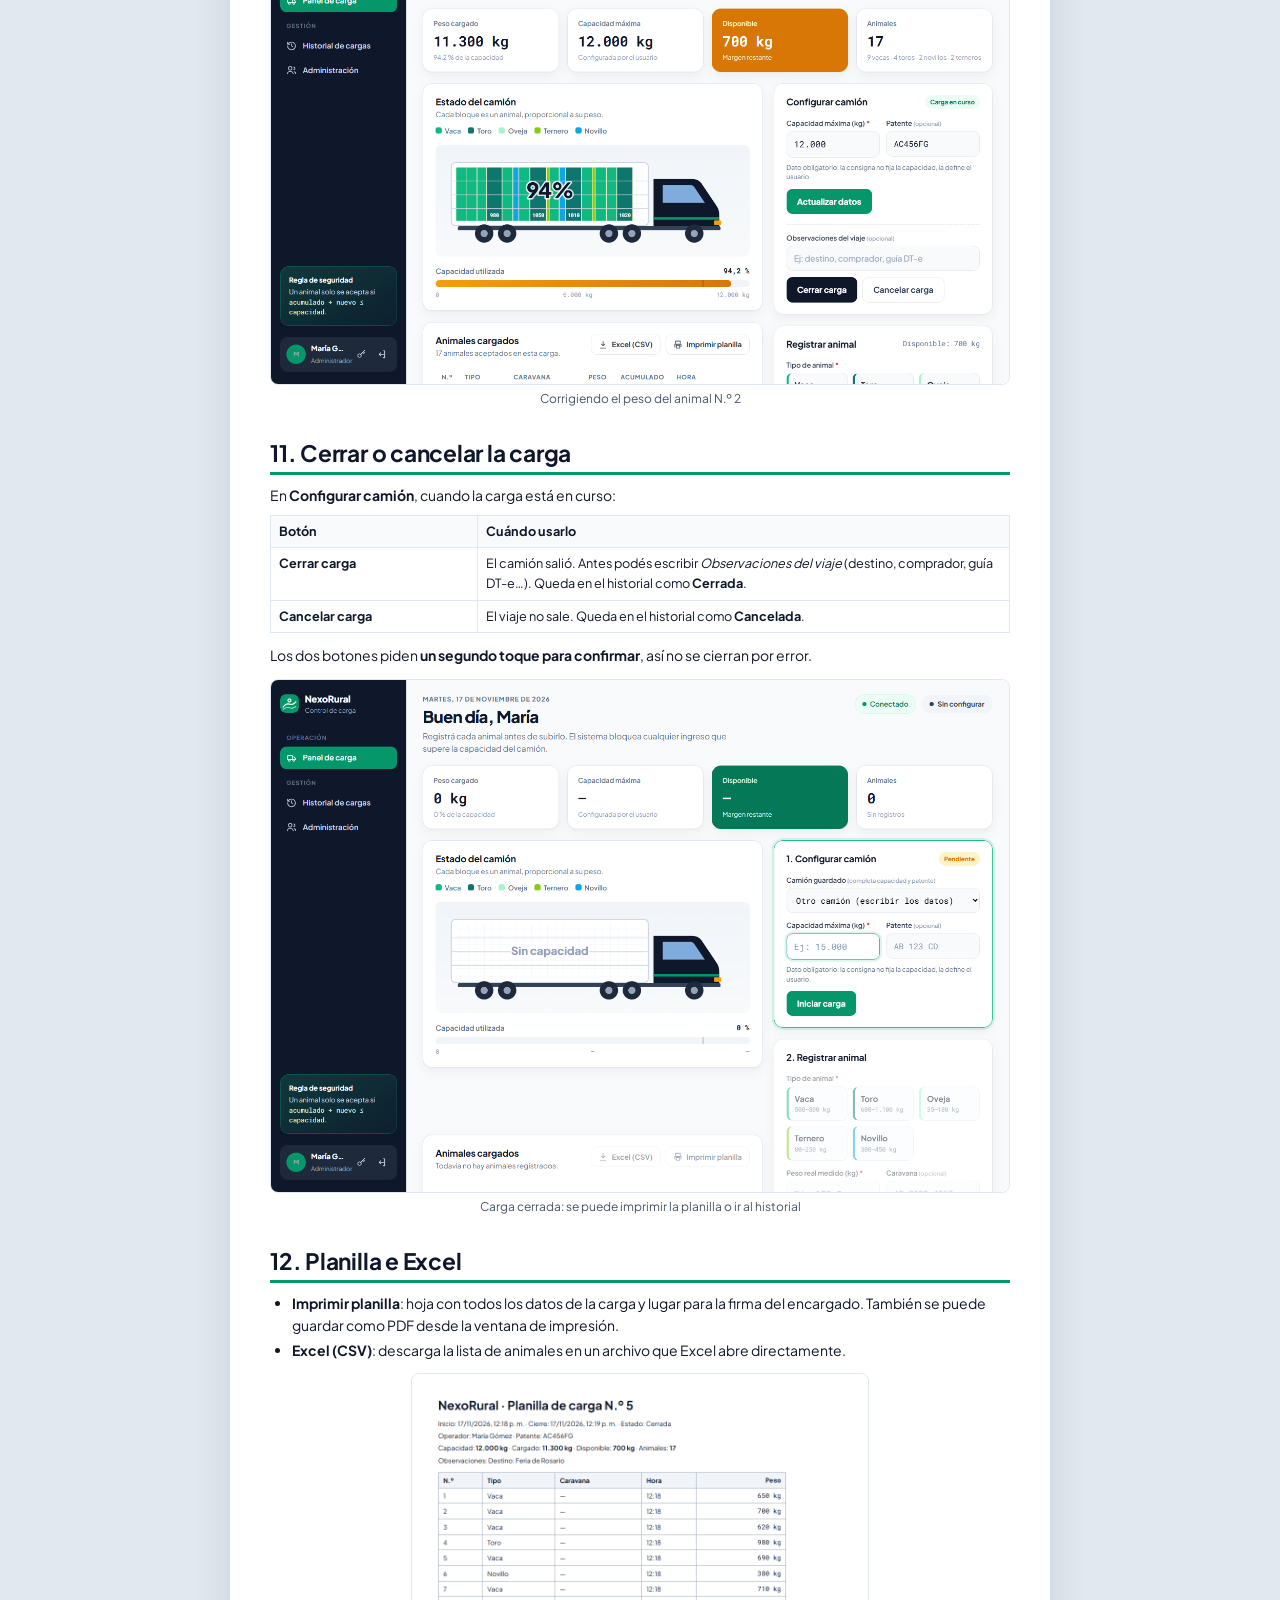
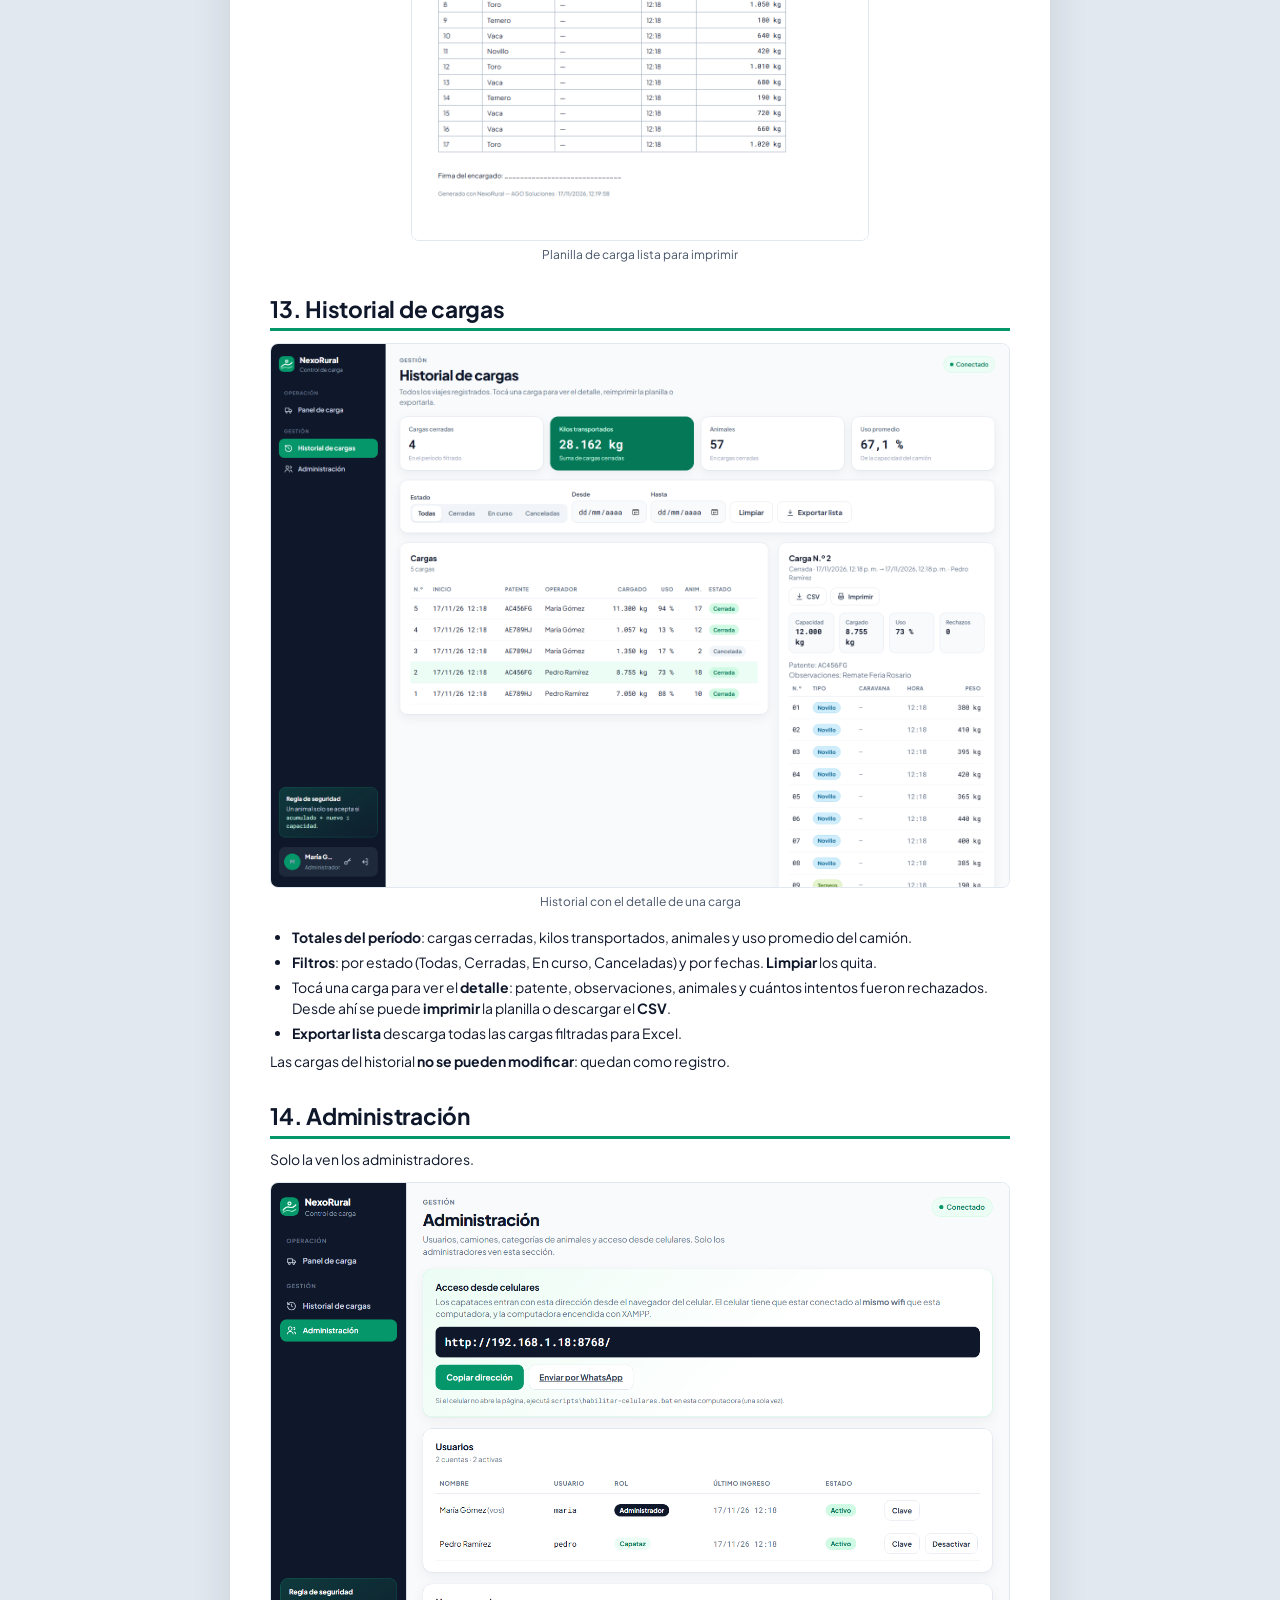
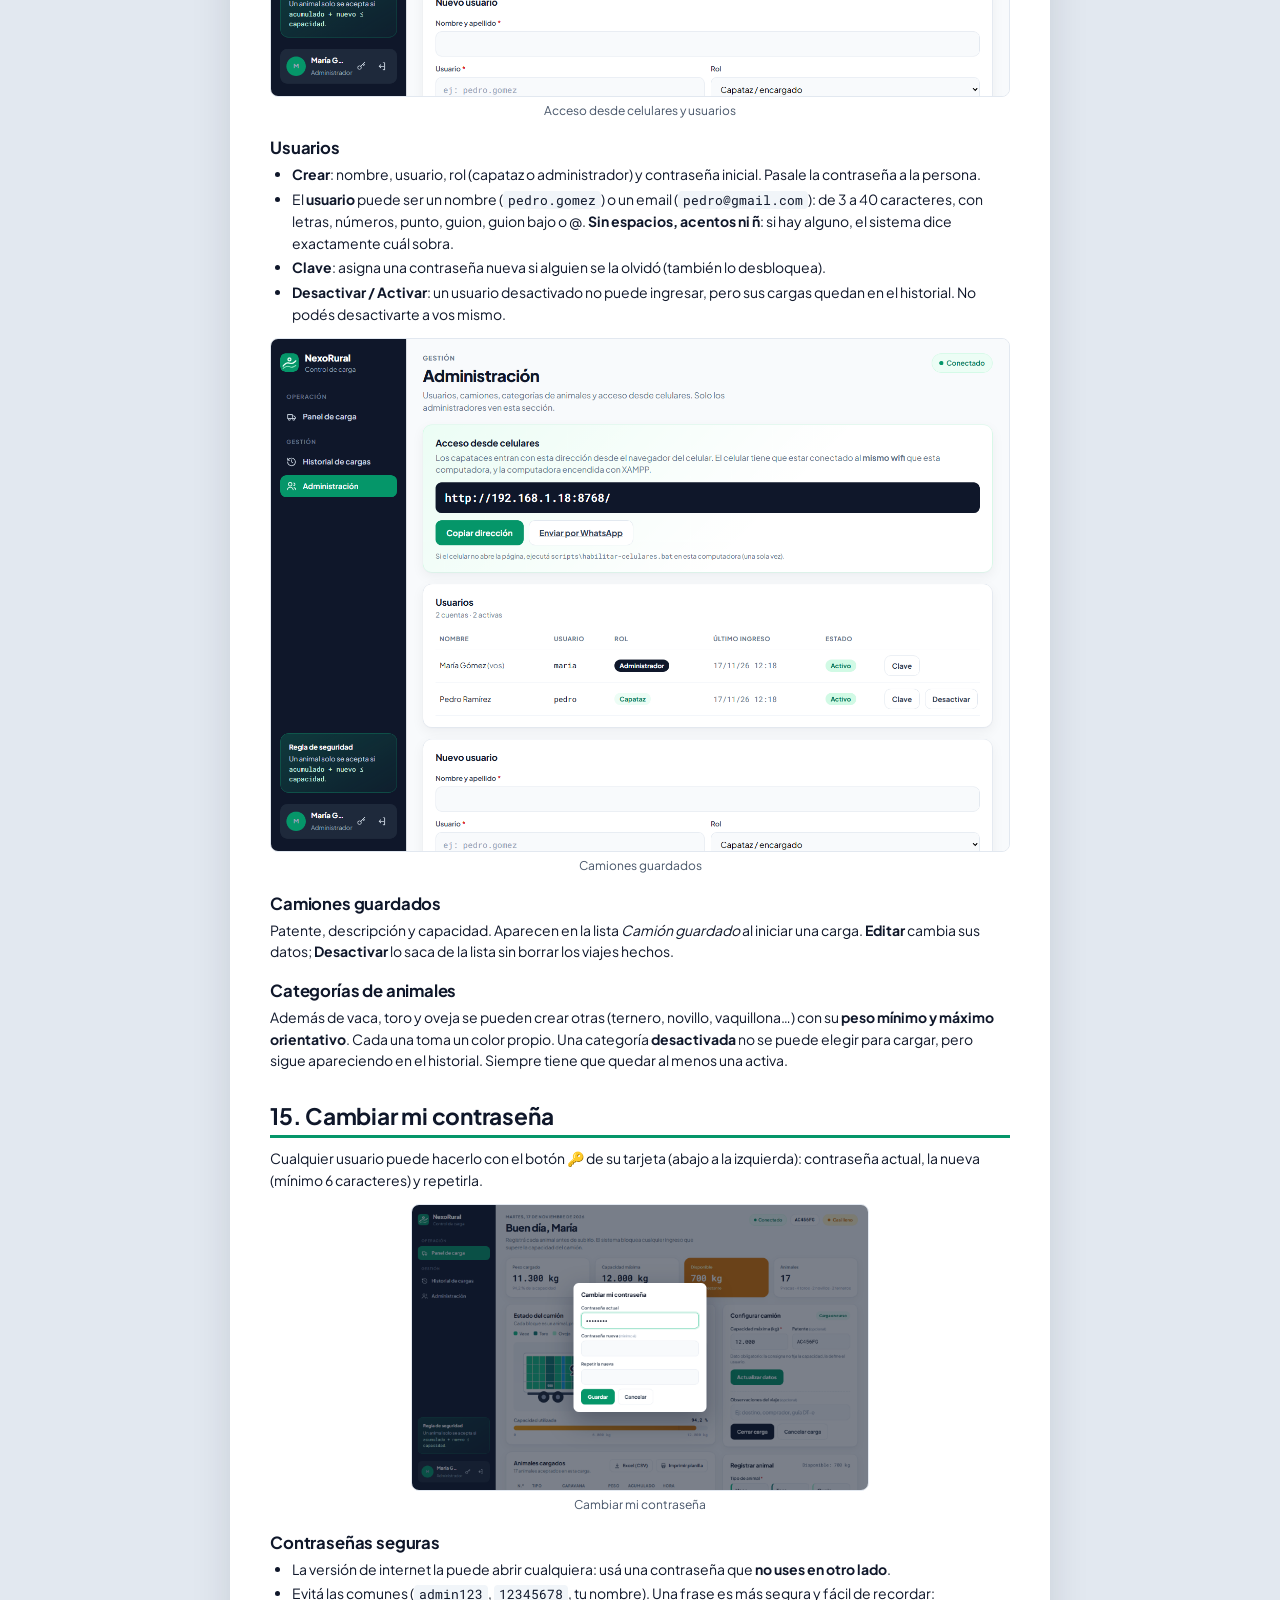
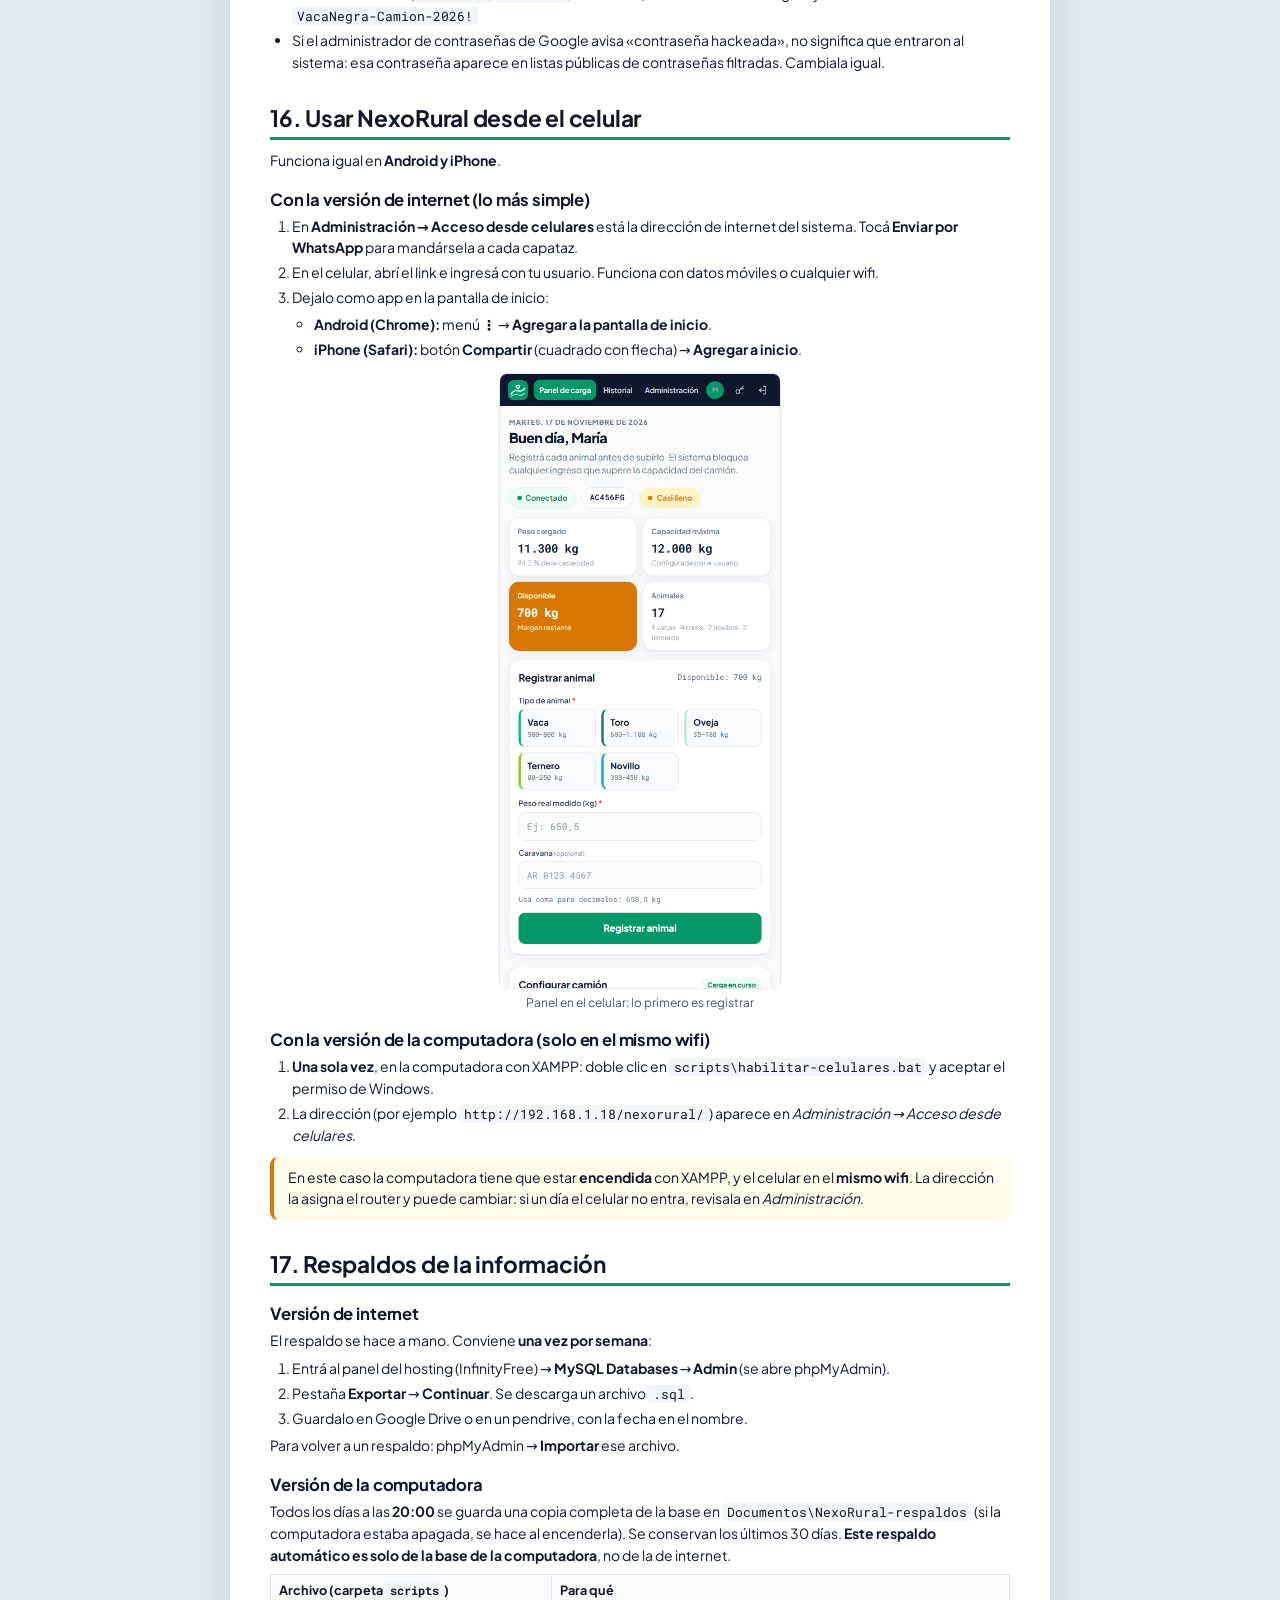
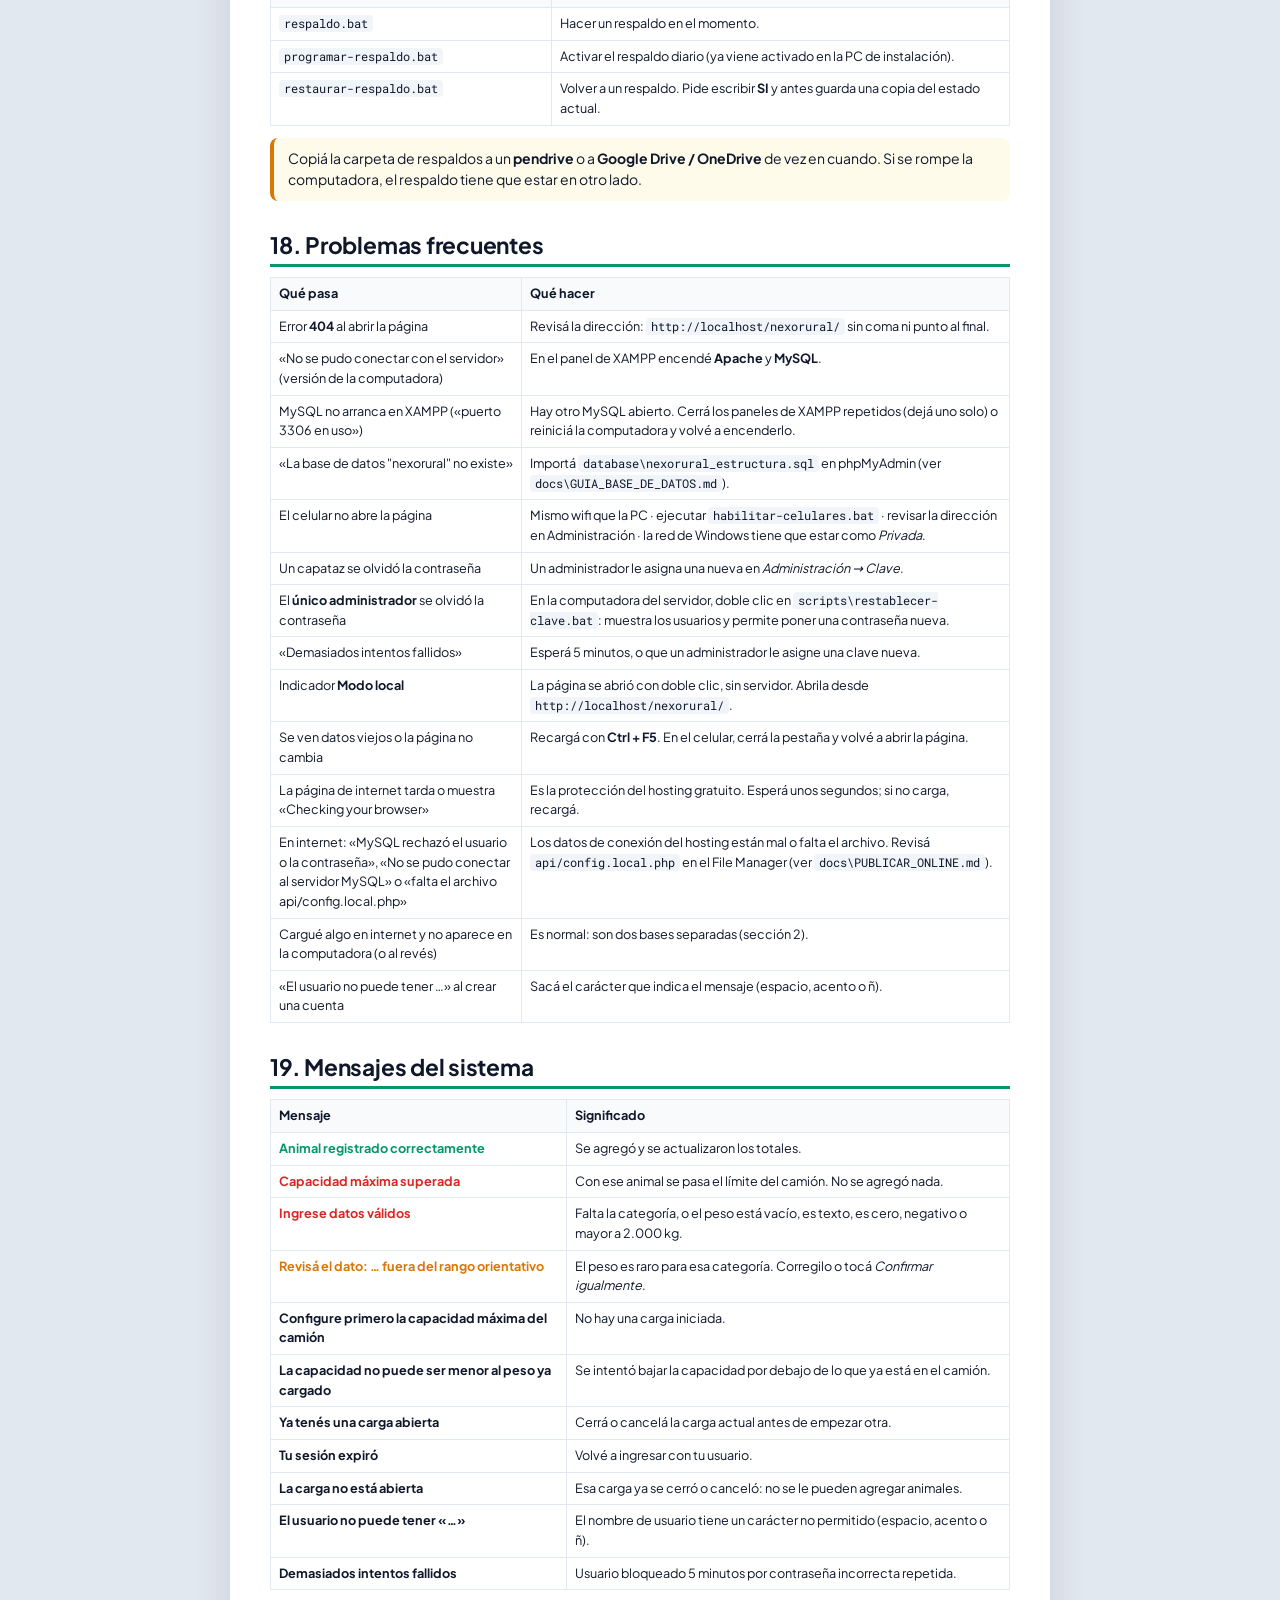
<file: docs/manual/manual.html>
<!DOCTYPE html>
<html lang="es-AR">
<head>
<meta charset="UTF-8">
<meta name="viewport" content="width=device-width, initial-scale=1.0">
<title>Manual de usuario · NexoRural</title>
<link rel="stylesheet" href="../../css/fonts.css">
<style>
  @page { size: A4; margin: 16mm 15mm 18mm; }
  :root { --slate: #0F172A; --muted: #475569; --green: #059669; --green-50: #ECFDF5; --amber: #D97706; --amber-50: #FFFBEB; --red: #DC2626; --line: #E2E8F0; }
  * { box-sizing: border-box; }
  body { margin: 0; font-family: 'Plus Jakarta Sans', system-ui, sans-serif; color: var(--slate); font-size: 10.5pt; line-height: 1.55; background: #fff; }
  main { max-width: 820px; margin: 0 auto; padding: 0 8px 40px; }
  h1, h2, h3 { line-height: 1.2; letter-spacing: -.01em; }
  h2 { font-size: 17pt; margin: 0 0 10px; padding-top: 4px; border-bottom: 3px solid var(--green); padding-bottom: 6px; }
  h3 { font-size: 12.5pt; margin: 18px 0 6px; }
  p { margin: 6px 0; }
  ul, ol { margin: 6px 0; padding-left: 22px; }
  li { margin: 3px 0; }
  code, .mono { font-family: 'Roboto Mono', Consolas, monospace; font-size: .92em; }
  code { background: #F1F5F9; padding: 1px 5px; border-radius: 4px; }
  figure { margin: 12px 0 16px; break-inside: avoid; }
  figure img { display: block; width: 100%; border: 1px solid var(--line); border-radius: 8px; }
  figure.angosta img { width: 62%; margin: 0 auto; }
  figure.celular img { width: 38%; margin: 0 auto; }
  figcaption { font-size: 9pt; color: var(--muted); margin-top: 5px; text-align: center; }
  table { width: 100%; border-collapse: collapse; margin: 8px 0 12px; font-size: 9.5pt; break-inside: avoid; }
  th, td { border: 1px solid var(--line); padding: 6px 8px; text-align: left; vertical-align: top; }
  th { background: #F8FAFC; }
  .nota, .ojo, .regla { padding: 10px 14px; border-radius: 8px; margin: 10px 0; break-inside: avoid; }
  .nota { background: var(--green-50); border-left: 4px solid var(--green); }
  .ojo { background: var(--amber-50); border-left: 4px solid var(--amber); }
  .regla { background: var(--slate); color: #fff; font-family: 'Roboto Mono', monospace; text-align: center; font-size: 11pt; }
  .salto { break-before: page; }
  section { margin-top: 26px; }

  /* Portada */
  .portada { height: 255mm; display: flex; flex-direction: column; justify-content: space-between; padding: 30mm 6mm 10mm; break-after: page; }
  .portada .marca { display: flex; align-items: center; gap: 14px; }
  .portada .marca img { width: 64px; height: 64px; border-radius: 14px; }
  .portada .marca strong { font-size: 26pt; display: block; }
  .portada .marca span { color: var(--muted); }
  .portada h1 { font-size: 34pt; margin: 30mm 0 6mm; }
  .portada .sub { font-size: 13pt; color: var(--muted); max-width: 140mm; }
  .portada .pie { border-top: 2px solid var(--line); padding-top: 6mm; color: var(--muted); display: flex; justify-content: space-between; }
  .portada .foto { margin-top: 10mm; border-radius: 12px; overflow: hidden; border: 1px solid var(--line); }
  .portada .foto img { width: 100%; display: block; }

  /* Índice */
  .indice ol { columns: 2; column-gap: 28px; }
  .indice li { break-inside: avoid; }

  @media screen {
    body { background: #E2E8F0; }
    main { background: #fff; padding: 24px 40px 60px; margin: 24px auto; box-shadow: 0 10px 40px rgba(15,23,42,.12); border-radius: 10px; }
    .portada { height: auto; min-height: 900px; }
  }
</style>
</head>
<body>
<main>

<!-- ============ PORTADA ============ -->
<div class="portada">
  <div>
    <div class="marca">
      <img src="../../assets/logo.svg" alt="">
      <div><strong>NexoRural</strong><span>Control de carga ganadera</span></div>
    </div>
    <h1>Manual de usuario</h1>
    <p class="sub">Cómo registrar los animales, controlar la capacidad del camión y administrar el sistema, paso a paso.</p>
    <div class="foto"><img src="img/carga.png" alt="Panel de carga"></div>
  </div>
  <div class="pie"><span>Versión 2.1 · Noviembre 2026</span><span>Desarrollado por <strong>AGO Soluciones</strong></span></div>
</div>

<!-- ============ ÍNDICE ============ -->
<section class="indice">
  <h2>Contenido</h2>
  <ol>
    <li>Qué es NexoRural</li>
    <li>Cómo abrir el sistema</li>
    <li>Primer ingreso (crear el administrador)</li>
    <li>Ingresar</li>
    <li>El panel de carga</li>
    <li>Iniciar una carga</li>
    <li>Registrar animales</li>
    <li>Cuando el camión no admite más</li>
    <li>Pesos fuera de lo habitual</li>
    <li>Corregir o eliminar un registro</li>
    <li>Cerrar o cancelar la carga</li>
    <li>Planilla e Excel</li>
    <li>Historial de cargas</li>
    <li>Administración</li>
    <li>Cambiar mi contraseña</li>
    <li>Usar NexoRural desde el celular</li>
    <li>Respaldos de la información</li>
    <li>Problemas frecuentes</li>
    <li>Mensajes del sistema</li>
  </ol>
</section>

<!-- ============ 1 ============ -->
<section>
  <h2>1. Qué es NexoRural</h2>
  <p>NexoRural es una página web para registrar el peso de cada animal <strong>antes de subirlo al camión</strong>. Suma los pesos automáticamente y no deja agregar un animal si con él se supera la capacidad máxima del camión.</p>
  <div class="regla">peso cargado + peso del animal nuevo ≤ capacidad máxima</div>
  <p>Si la suma da <strong>igual o menos</strong> que la capacidad, el animal se acepta. Si da <strong>más</strong>, se rechaza y no cambia nada.</p>
  <h3>Quiénes lo usan</h3>
  <table>
    <tr><th style="width:28%">Rol</th><th>Qué puede hacer</th></tr>
    <tr><td><strong>Capataz / encargado</strong></td><td>Iniciar, cargar, corregir, cerrar y cancelar sus cargas. Ver el historial. Imprimir y exportar. Cambiar su contraseña.</td></tr>
    <tr><td><strong>Administrador</strong></td><td>Todo lo anterior, más la sección <em>Administración</em>: usuarios, camiones guardados, categorías de animales y acceso desde celulares.</td></tr>
  </table>
  <p>Cada persona tiene <strong>su propia carga en curso</strong>: un capataz no puede tocar la de otro.</p>
</section>

<!-- ============ 2 ============ -->
<section>
  <h2>2. Cómo abrir el sistema</h2>
  <p>NexoRural está disponible de dos formas. Son <strong>independientes</strong>: cada una tiene su propia base de datos y lo que se carga en una no aparece en la otra.</p>
  <table>
    <tr><th style="width:24%"></th><th>En internet <span style="color:var(--green)">(recomendado)</span></th><th>En la computadora (XAMPP)</th></tr>
    <tr><td><strong>Dirección</strong></td><td>La que les pasa el administrador (empieza con <code>https://</code>)</td><td><code>http://localhost/nexorural/</code></td></tr>
    <tr><td><strong>Desde dónde</strong></td><td>Cualquier celular, tablet o computadora con internet</td><td>Esa computadora, o celulares en el mismo wifi</td></tr>
    <tr><td><strong>Necesita</strong></td><td>Solo internet. No hace falta tener ninguna PC encendida</td><td>La computadora encendida, con Apache y MySQL prendidos en XAMPP</td></tr>
    <tr><td><strong>Para qué</strong></td><td>El uso de todos los días en el campo</td><td>Probar cambios o seguir trabajando si un día falla el hosting</td></tr>
  </table>
  <div class="ojo"><strong>Escribí la dirección tal cual</strong>, sin punto ni coma al final. <code>http://localhost/nexorural,</code> (con coma) da error 404.</div>
  <div class="nota">La primera vez que se abre la dirección de internet puede aparecer unos segundos una pantalla de verificación del hosting («Checking your browser»). Es normal: después carga sola.</div>
  <p>Arriba a la derecha de cada pantalla aparece el estado de la conexión:</p>
  <table>
    <tr><td style="width:28%"><strong style="color:var(--green)">● Conectado</strong></td><td>Los datos se guardan en la base de datos y se comparten entre todos los equipos.</td></tr>
    <tr><td><strong style="color:var(--amber)">● Modo local</strong></td><td>La página se abrió sin servidor (doble clic en el archivo). Los datos quedan solo en ese navegador. Sirve para practicar o si falla el servidor.</td></tr>
  </table>
</section>

<!-- ============ 3 ============ -->
<section class="salto">
  <h2>3. Primer ingreso (crear el administrador)</h2>
  <p>La primera vez que se abre NexoRural, la base está vacía y la pantalla pide crear la cuenta del <strong>administrador</strong>:</p>
  <figure class="angosta"><img src="img/instalar.png" alt=""><figcaption>Pantalla de primer ingreso</figcaption></figure>
  <ol>
    <li>Escribí tu <strong>nombre y apellido</strong>.</li>
    <li>Elegí un <strong>usuario</strong> para ingresar: puede ser un nombre (<code>maria.lopez</code>) o tu email (<code>maria@gmail.com</code>). Sin espacios, acentos ni ñ (ver sección 14).</li>
    <li>Elegí una <strong>contraseña</strong> de al menos 6 caracteres y repetila.</li>
    <li>Tocá <strong>Crear administrador</strong>. Entrás directo al panel.</li>
  </ol>
  <p>Esto se hace <strong>una sola vez</strong>. Las demás cuentas se crean desde <em>Administración</em>.</p>
</section>

<!-- ============ 4 ============ -->
<section>
  <h2>4. Ingresar</h2>
  <figure class="angosta"><img src="img/login.png" alt=""><figcaption>Pantalla de ingreso</figcaption></figure>
  <ul>
    <li>Escribí usuario y contraseña y tocá <strong>Ingresar</strong>. El ojo 👁 muestra lo que escribiste.</li>
    <li><strong>Recordarme en este equipo</strong> mantiene la sesión abierta 30 días. No lo marques en computadoras compartidas.</li>
    <li>Por seguridad, después de <strong>5 intentos fallidos</strong> el usuario queda bloqueado <strong>5 minutos</strong>.</li>
    <li>Para salir, tocá el botón <strong>⇥</strong> de la tarjeta de usuario (abajo a la izquierda).</li>
  </ul>
</section>

<!-- ============ 5 ============ -->
<section class="salto">
  <h2>5. El panel de carga</h2>
  <figure><img src="img/carga.png" alt=""><figcaption>Panel de carga con un camión al 94 %</figcaption></figure>
  <table>
    <tr><th style="width:30%">Parte</th><th>Para qué sirve</th></tr>
    <tr><td><strong>Indicadores</strong> (arriba)</td><td><em>Peso cargado</em>, <em>Capacidad máxima</em>, <em>Disponible</em> (lo que todavía entra) y <em>Animales</em> por categoría.</td></tr>
    <tr><td><strong>Estado del camión</strong></td><td>Cada bloque es un animal, del ancho que corresponde a su peso y con el color de su categoría.</td></tr>
    <tr><td><strong>Barra de capacidad</strong></td><td>Verde mientras hay lugar, <span style="color:var(--amber)">ámbar</span> desde el 85 % y <span style="color:var(--red)">roja</span> cuando el camión está completo.</td></tr>
    <tr><td><strong>Configurar camión</strong></td><td>Capacidad, patente y los botones para cerrar o cancelar la carga.</td></tr>
    <tr><td><strong>Registrar animal</strong></td><td>Categoría, peso y caravana del animal que se va a subir.</td></tr>
    <tr><td><strong>Animales cargados</strong></td><td>La lista con el acumulado, para corregir, eliminar, imprimir o exportar.</td></tr>
    <tr><td><strong>Rangos orientativos</strong> (abajo)</td><td>Los pesos habituales de cada categoría (sección 9).</td></tr>
  </table>
</section>

<!-- ============ 6 ============ -->
<section>
  <h2>6. Iniciar una carga</h2>
  <figure><img src="img/inicio.png" alt=""><figcaption>Panel sin carga: primero hay que configurar el camión</figcaption></figure>
  <ol>
    <li>Si el camión está guardado, elegilo en <strong>Camión guardado</strong>: completa solo la capacidad y la patente.</li>
    <li>Si no, escribí la <strong>capacidad máxima en kg</strong> (obligatoria) y, si querés, la <strong>patente</strong>.</li>
    <li>Tocá <strong>Iniciar carga</strong>.</li>
  </ol>
  <div class="nota">La capacidad la define quien carga: el sistema no inventa un valor. Admite hasta <strong>60.000 kg</strong> (si escribís más, seguramente sobra un cero). Durante la carga se puede subir o bajar la capacidad con <strong>Actualizar datos</strong>, pero nunca por debajo de lo ya cargado.</div>
</section>

<!-- ============ 7 ============ -->
<section class="salto">
  <h2>7. Registrar animales</h2>
  <ol>
    <li>Tocá la <strong>categoría</strong> (Vaca, Toro, Oveja y las que agregue el administrador). Debajo de cada una figura su rango habitual.</li>
    <li>Escribí el <strong>peso real medido</strong> en kg. Debajo aparece cómo se va a registrar: <code>Se registrará: 650,5 kg</code>.</li>
    <li>Opcional: la <strong>caravana</strong> del animal (el código de la chapita que lleva en la oreja, por ejemplo <code>AR 0123 4567</code>). Sirve para saber exactamente qué animal subió a cada camión; si no la usan, dejala vacía.</li>
    <li>Tocá <strong>Registrar animal</strong> (o Enter).</li>
  </ol>
  <h3>Cómo escribir el peso</h3>
  <table>
    <tr><th>Escribís</th><th>Se registra</th></tr>
    <tr><td><code>650</code></td><td>650 kg</td></tr>
    <tr><td><code>650,5</code></td><td>650,5 kg (la <strong>coma</strong> es el decimal)</td></tr>
    <tr><td><code>1.100</code></td><td>1.100 kg (el <strong>punto</strong> separa los miles)</td></tr>
    <tr><td><code>0</code>, <code>-5</code>, <code>abc</code>, vacío</td><td>Se rechaza: «Ingrese datos válidos»</td></tr>
  </table>
  <p>Si se acepta aparece un mensaje <strong style="color:var(--green)">verde</strong> con lo que queda disponible, y el campo de peso queda listo para el próximo animal. Ningún animal puede pesar más de <strong>2.000 kg</strong>.</p>
  <p>En el <strong>celular</strong>, con una carga en curso, el formulario de registrar aparece primero (sección 16).</p>
</section>

<!-- ============ 8 ============ -->
<section>
  <h2>8. Cuando el camión no admite más</h2>
  <p>Si el animal hace que se supere la capacidad, <strong>no se agrega</strong> y aparece en rojo <strong>«Capacidad máxima superada»</strong>, con cuánto sería el total, por cuánto se pasa y cuánto queda disponible. En el camión se marca con un recuadro rojo punteado el lugar que ocuparía.</p>
  <figure><img src="img/exceso.png" alt=""><figcaption>Toro de 980 kg con solo 700 kg disponibles: se rechaza y no cambia nada</figcaption></figure>
  <div class="nota">El control se hace en el navegador, en el servidor y en la base de datos. Aunque dos personas carguen <strong>el mismo camión</strong> a la vez desde dos celulares, es imposible superar la capacidad.</div>
</section>

<!-- ============ 9 ============ -->
<section class="salto">
  <h2>9. Pesos fuera de lo habitual</h2>
  <p>Cada categoría tiene un <strong>rango orientativo</strong> (por ejemplo, vaca adulta 500–800 kg). Sirve para detectar errores de tipeo, <strong>no es un límite</strong>.</p>
  <p>Si el peso queda fuera del rango, aparece un aviso <strong style="color:var(--amber)">ámbar</strong> y el botón cambia a <strong>Confirmar igualmente</strong>:</p>
  <figure><img src="img/rango.png" alt=""><figcaption>Oveja de 260 kg: el sistema pide revisar el dato</figcaption></figure>
  <ul>
    <li>Si el peso está mal, corregilo: el aviso desaparece.</li>
    <li>Si está bien, tocá <strong>Confirmar igualmente</strong>. En la lista queda marcado como <em>revisado</em>.</li>
  </ul>
</section>

<!-- ============ 10 ============ -->
<section>
  <h2>10. Corregir o eliminar un registro</h2>
  <p>En cada fila de <strong>Animales cargados</strong> hay dos botones:</p>
  <ul>
    <li><strong>✏️ Corregir</strong>: cambia la categoría, el peso o la caravana. Tocá <strong>Guardar</strong> o <strong>Cancelar</strong>. La corrección también controla la capacidad: si con el peso nuevo el camión se pasa, avisa y no guarda.</li>
    <li><strong>🗑 Eliminar</strong>: quita el animal y recalcula todo. Mientras se ve el mensaje, se puede tocar <strong>Deshacer</strong>.</li>
  </ul>
  <figure><img src="img/corregir.png" alt=""><figcaption>Corrigiendo el peso del animal N.º 2</figcaption></figure>
</section>

<!-- ============ 11 ============ -->
<section class="salto">
  <h2>11. Cerrar o cancelar la carga</h2>
  <p>En <strong>Configurar camión</strong>, cuando la carga está en curso:</p>
  <table>
    <tr><th style="width:28%">Botón</th><th>Cuándo usarlo</th></tr>
    <tr><td><strong>Cerrar carga</strong></td><td>El camión salió. Antes podés escribir <em>Observaciones del viaje</em> (destino, comprador, guía DT-e…). Queda en el historial como <strong>Cerrada</strong>.</td></tr>
    <tr><td><strong>Cancelar carga</strong></td><td>El viaje no sale. Queda en el historial como <strong>Cancelada</strong>.</td></tr>
  </table>
  <p>Los dos botones piden <strong>un segundo toque para confirmar</strong>, así no se cierran por error.</p>
  <figure><img src="img/cerrar.png" alt=""><figcaption>Carga cerrada: se puede imprimir la planilla o ir al historial</figcaption></figure>
</section>

<!-- ============ 12 ============ -->
<section>
  <h2>12. Planilla e Excel</h2>
  <ul>
    <li><strong>Imprimir planilla</strong>: hoja con todos los datos de la carga y lugar para la firma del encargado. También se puede guardar como PDF desde la ventana de impresión.</li>
    <li><strong>Excel (CSV)</strong>: descarga la lista de animales en un archivo que Excel abre directamente.</li>
  </ul>
  <figure class="angosta"><img src="img/planilla.png" alt=""><figcaption>Planilla de carga lista para imprimir</figcaption></figure>
</section>

<!-- ============ 13 ============ -->
<section class="salto">
  <h2>13. Historial de cargas</h2>
  <figure><img src="img/historial.png" alt=""><figcaption>Historial con el detalle de una carga</figcaption></figure>
  <ul>
    <li><strong>Totales del período</strong>: cargas cerradas, kilos transportados, animales y uso promedio del camión.</li>
    <li><strong>Filtros</strong>: por estado (Todas, Cerradas, En curso, Canceladas) y por fechas. <strong>Limpiar</strong> los quita.</li>
    <li>Tocá una carga para ver el <strong>detalle</strong>: patente, observaciones, animales y cuántos intentos fueron rechazados. Desde ahí se puede <strong>imprimir</strong> la planilla o descargar el <strong>CSV</strong>.</li>
    <li><strong>Exportar lista</strong> descarga todas las cargas filtradas para Excel.</li>
  </ul>
  <p>Las cargas del historial <strong>no se pueden modificar</strong>: quedan como registro.</p>
</section>

<!-- ============ 14 ============ -->
<section class="salto">
  <h2>14. Administración</h2>
  <p>Solo la ven los administradores.</p>
  <figure><img src="img/admin.png" alt=""><figcaption>Acceso desde celulares y usuarios</figcaption></figure>
  <h3>Usuarios</h3>
  <ul>
    <li><strong>Crear</strong>: nombre, usuario, rol (capataz o administrador) y contraseña inicial. Pasale la contraseña a la persona.</li>
    <li>El <strong>usuario</strong> puede ser un nombre (<code>pedro.gomez</code>) o un email (<code>pedro@gmail.com</code>): de 3 a 40 caracteres, con letras, números, punto, guion, guion bajo o @. <strong>Sin espacios, acentos ni ñ</strong>: si hay alguno, el sistema dice exactamente cuál sobra.</li>
    <li><strong>Clave</strong>: asigna una contraseña nueva si alguien se la olvidó (también lo desbloquea).</li>
    <li><strong>Desactivar / Activar</strong>: un usuario desactivado no puede ingresar, pero sus cargas quedan en el historial. No podés desactivarte a vos mismo.</li>
  </ul>
  <figure><img src="img/catalogos.png" alt=""><figcaption>Camiones guardados</figcaption></figure>
  <h3>Camiones guardados</h3>
  <p>Patente, descripción y capacidad. Aparecen en la lista <em>Camión guardado</em> al iniciar una carga. <strong>Editar</strong> cambia sus datos; <strong>Desactivar</strong> lo saca de la lista sin borrar los viajes hechos.</p>
  <h3>Categorías de animales</h3>
  <p>Además de vaca, toro y oveja se pueden crear otras (ternero, novillo, vaquillona…) con su <strong>peso mínimo y máximo orientativo</strong>. Cada una toma un color propio. Una categoría <strong>desactivada</strong> no se puede elegir para cargar, pero sigue apareciendo en el historial. Siempre tiene que quedar al menos una activa.</p>
</section>

<!-- ============ 15 ============ -->
<section>
  <h2>15. Cambiar mi contraseña</h2>
  <p>Cualquier usuario puede hacerlo con el botón <strong>🔑</strong> de su tarjeta (abajo a la izquierda): contraseña actual, la nueva (mínimo 6 caracteres) y repetirla.</p>
  <figure class="angosta"><img src="img/clave.png" alt=""><figcaption>Cambiar mi contraseña</figcaption></figure>
  <h3>Contraseñas seguras</h3>
  <ul>
    <li>La versión de internet la puede abrir cualquiera: usá una contraseña que <strong>no uses en otro lado</strong>.</li>
    <li>Evitá las comunes (<code>admin123</code>, <code>12345678</code>, tu nombre). Una frase es más segura y fácil de recordar: <code>VacaNegra-Camion-2026!</code></li>
    <li>Si el administrador de contraseñas de Google avisa «contraseña hackeada», no significa que entraron al sistema: esa contraseña aparece en listas públicas de contraseñas filtradas. Cambiala igual.</li>
  </ul>
</section>

<!-- ============ 16 ============ -->
<section class="salto">
  <h2>16. Usar NexoRural desde el celular</h2>
  <p>Funciona igual en <strong>Android y iPhone</strong>.</p>
  <h3>Con la versión de internet (lo más simple)</h3>
  <ol>
    <li>En <strong>Administración → Acceso desde celulares</strong> está la dirección de internet del sistema. Tocá <strong>Enviar por WhatsApp</strong> para mandársela a cada capataz.</li>
    <li>En el celular, abrí el link e ingresá con tu usuario. Funciona con datos móviles o cualquier wifi.</li>
    <li>Dejalo como app en la pantalla de inicio:
      <ul>
        <li><strong>Android (Chrome):</strong> menú <strong>⋮</strong> → <strong>Agregar a la pantalla de inicio</strong>.</li>
        <li><strong>iPhone (Safari):</strong> botón <strong>Compartir</strong> (cuadrado con flecha) → <strong>Agregar a inicio</strong>.</li>
      </ul>
    </li>
  </ol>
  <figure class="celular"><img src="img/celular.png" alt=""><figcaption>Panel en el celular: lo primero es registrar</figcaption></figure>
  <h3>Con la versión de la computadora (solo en el mismo wifi)</h3>
  <ol>
    <li><strong>Una sola vez</strong>, en la computadora con XAMPP: doble clic en <code>scripts\habilitar-celulares.bat</code> y aceptar el permiso de Windows.</li>
    <li>La dirección (por ejemplo <code>http://192.168.1.18/nexorural/</code>) aparece en <em>Administración → Acceso desde celulares</em>.</li>
  </ol>
  <div class="ojo">En este caso la computadora tiene que estar <strong>encendida</strong> con XAMPP, y el celular en el <strong>mismo wifi</strong>. La dirección la asigna el router y puede cambiar: si un día el celular no entra, revisala en <em>Administración</em>.</div>
</section>

<!-- ============ 17 ============ -->
<section>
  <h2>17. Respaldos de la información</h2>
  <h3>Versión de internet</h3>
  <p>El respaldo se hace a mano. Conviene <strong>una vez por semana</strong>:</p>
  <ol>
    <li>Entrá al panel del hosting (InfinityFree) → <strong>MySQL Databases</strong> → <strong>Admin</strong> (se abre phpMyAdmin).</li>
    <li>Pestaña <strong>Exportar</strong> → <strong>Continuar</strong>. Se descarga un archivo <code>.sql</code>.</li>
    <li>Guardalo en Google Drive o en un pendrive, con la fecha en el nombre.</li>
  </ol>
  <p>Para volver a un respaldo: phpMyAdmin → <strong>Importar</strong> ese archivo.</p>
  <h3>Versión de la computadora</h3>
  <p>Todos los días a las <strong>20:00</strong> se guarda una copia completa de la base en <code>Documentos\NexoRural-respaldos</code> (si la computadora estaba apagada, se hace al encenderla). Se conservan los últimos 30 días. <strong>Este respaldo automático es solo de la base de la computadora</strong>, no de la de internet.</p>
  <table>
    <tr><th style="width:38%">Archivo (carpeta <code>scripts</code>)</th><th>Para qué</th></tr>
    <tr><td><code>respaldo.bat</code></td><td>Hacer un respaldo en el momento.</td></tr>
    <tr><td><code>programar-respaldo.bat</code></td><td>Activar el respaldo diario (ya viene activado en la PC de instalación).</td></tr>
    <tr><td><code>restaurar-respaldo.bat</code></td><td>Volver a un respaldo. Pide escribir <strong>SI</strong> y antes guarda una copia del estado actual.</td></tr>
  </table>
  <div class="ojo">Copiá la carpeta de respaldos a un <strong>pendrive</strong> o a <strong>Google Drive / OneDrive</strong> de vez en cuando. Si se rompe la computadora, el respaldo tiene que estar en otro lado.</div>
</section>

<!-- ============ 18 ============ -->
<section class="salto">
  <h2>18. Problemas frecuentes</h2>
  <table>
    <tr><th style="width:34%">Qué pasa</th><th>Qué hacer</th></tr>
    <tr><td>Error <strong>404</strong> al abrir la página</td><td>Revisá la dirección: <code>http://localhost/nexorural/</code> sin coma ni punto al final.</td></tr>
    <tr><td>«No se pudo conectar con el servidor» (versión de la computadora)</td><td>En el panel de XAMPP encendé <strong>Apache</strong> y <strong>MySQL</strong>.</td></tr>
    <tr><td>MySQL no arranca en XAMPP («puerto 3306 en uso»)</td><td>Hay otro MySQL abierto. Cerrá los paneles de XAMPP repetidos (dejá uno solo) o reiniciá la computadora y volvé a encenderlo.</td></tr>
    <tr><td>«La base de datos "nexorural" no existe»</td><td>Importá <code>database\nexorural_estructura.sql</code> en phpMyAdmin (ver <code>docs\GUIA_BASE_DE_DATOS.md</code>).</td></tr>
    <tr><td>El celular no abre la página</td><td>Mismo wifi que la PC · ejecutar <code>habilitar-celulares.bat</code> · revisar la dirección en Administración · la red de Windows tiene que estar como <em>Privada</em>.</td></tr>
    <tr><td>Un capataz se olvidó la contraseña</td><td>Un administrador le asigna una nueva en <em>Administración → Clave</em>.</td></tr>
    <tr><td>El <strong>único administrador</strong> se olvidó la contraseña</td><td>En la computadora del servidor, doble clic en <code>scripts\restablecer-clave.bat</code>: muestra los usuarios y permite poner una contraseña nueva.</td></tr>
    <tr><td>«Demasiados intentos fallidos»</td><td>Esperá 5 minutos, o que un administrador le asigne una clave nueva.</td></tr>
    <tr><td>Indicador <strong>Modo local</strong></td><td>La página se abrió con doble clic, sin servidor. Abrila desde <code>http://localhost/nexorural/</code>.</td></tr>
    <tr><td>Se ven datos viejos o la página no cambia</td><td>Recargá con <strong>Ctrl + F5</strong>. En el celular, cerrá la pestaña y volvé a abrir la página.</td></tr>
    <tr><td>La página de internet tarda o muestra «Checking your browser»</td><td>Es la protección del hosting gratuito. Esperá unos segundos; si no carga, recargá.</td></tr>
    <tr><td>En internet: «MySQL rechazó el usuario o la contraseña», «No se pudo conectar al servidor MySQL» o «falta el archivo api/config.local.php»</td><td>Los datos de conexión del hosting están mal o falta el archivo. Revisá <code>api/config.local.php</code> en el File Manager (ver <code>docs\PUBLICAR_ONLINE.md</code>).</td></tr>
    <tr><td>Cargué algo en internet y no aparece en la computadora (o al revés)</td><td>Es normal: son dos bases separadas (sección 2).</td></tr>
    <tr><td>«El usuario no puede tener …» al crear una cuenta</td><td>Sacá el carácter que indica el mensaje (espacio, acento o ñ).</td></tr>
  </table>
</section>

<!-- ============ 19 ============ -->
<section>
  <h2>19. Mensajes del sistema</h2>
  <table>
    <tr><th style="width:40%">Mensaje</th><th>Significado</th></tr>
    <tr><td style="color:var(--green)"><strong>Animal registrado correctamente</strong></td><td>Se agregó y se actualizaron los totales.</td></tr>
    <tr><td style="color:var(--red)"><strong>Capacidad máxima superada</strong></td><td>Con ese animal se pasa el límite del camión. No se agregó nada.</td></tr>
    <tr><td style="color:var(--red)"><strong>Ingrese datos válidos</strong></td><td>Falta la categoría, o el peso está vacío, es texto, es cero, negativo o mayor a 2.000 kg.</td></tr>
    <tr><td style="color:var(--amber)"><strong>Revisá el dato: … fuera del rango orientativo</strong></td><td>El peso es raro para esa categoría. Corregilo o tocá <em>Confirmar igualmente</em>.</td></tr>
    <tr><td><strong>Configure primero la capacidad máxima del camión</strong></td><td>No hay una carga iniciada.</td></tr>
    <tr><td><strong>La capacidad no puede ser menor al peso ya cargado</strong></td><td>Se intentó bajar la capacidad por debajo de lo que ya está en el camión.</td></tr>
    <tr><td><strong>Ya tenés una carga abierta</strong></td><td>Cerrá o cancelá la carga actual antes de empezar otra.</td></tr>
    <tr><td><strong>Tu sesión expiró</strong></td><td>Volvé a ingresar con tu usuario.</td></tr>
    <tr><td><strong>La carga no está abierta</strong></td><td>Esa carga ya se cerró o canceló: no se le pueden agregar animales.</td></tr>
    <tr><td><strong>El usuario no puede tener «…»</strong></td><td>El nombre de usuario tiene un carácter no permitido (espacio, acento o ñ).</td></tr>
    <tr><td><strong>Demasiados intentos fallidos</strong></td><td>Usuario bloqueado 5 minutos por contraseña incorrecta repetida.</td></tr>
  </table>
  <p style="margin-top:30px;color:var(--muted);text-align:center">NexoRural · Manual de usuario · AGO Soluciones</p>
</section>

</main>
</body>
</html>
</file>
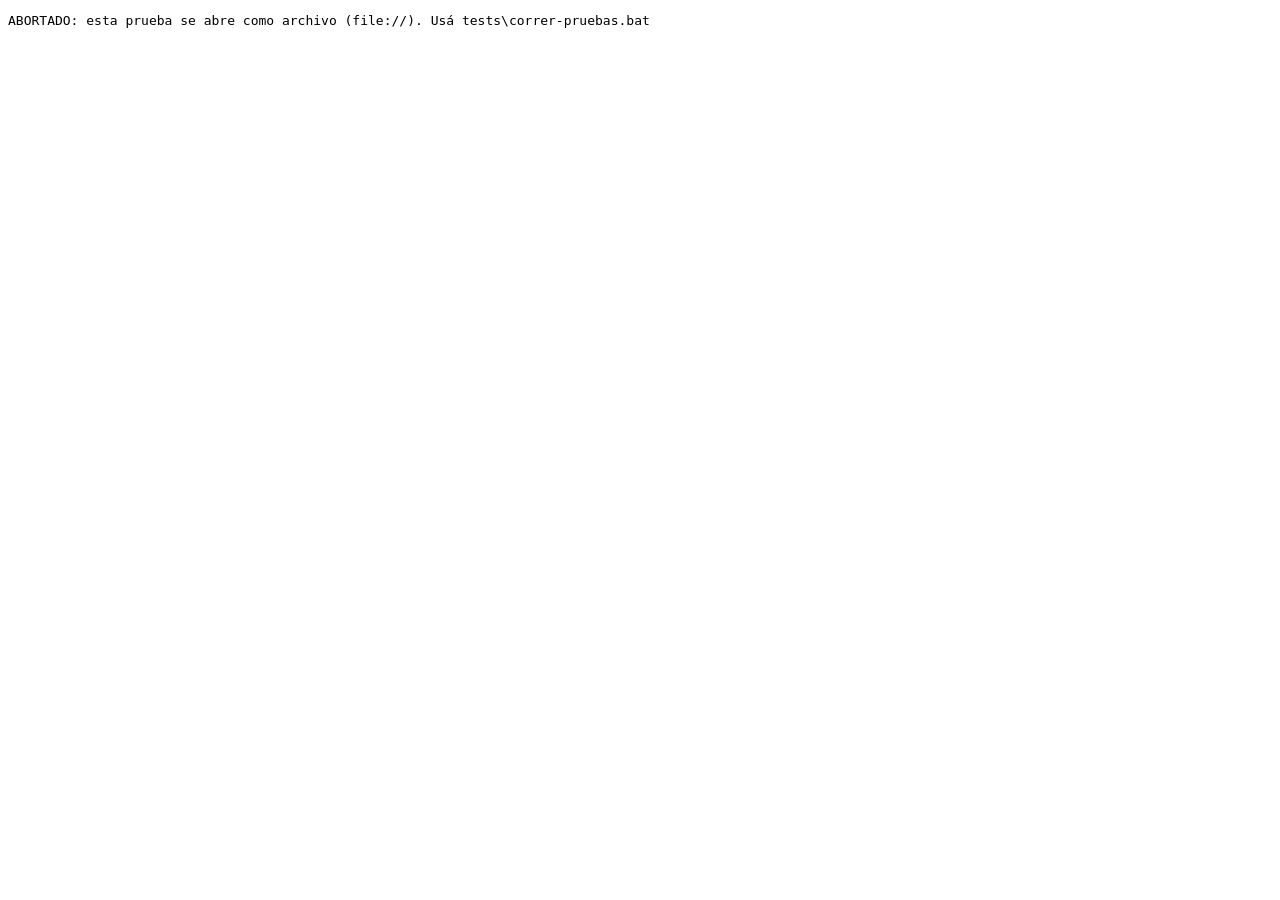
<file: tests/e2e/local.html>
<!DOCTYPE html>
<html lang="es-AR"><head><meta charset="utf-8"><title>Prueba de punta a punta · modo local · NexoRural</title></head>
<body><pre id="o">Ejecutando…</pre>
<script>
/*
 * Prueba de punta a punta en MODO LOCAL (sin servidor, datos en el navegador).
 * Se ejecuta con tests\correr-pruebas.bat. Borra el almacenamiento del navegador
 * de prueba (no el tuyo: el script usa un perfil de navegador temporal).
 */
var R = [], f, errs = [];
function ok(n, c, x) { R.push((c ? 'PASS ' : 'FAIL ') + n + (x !== undefined ? '  [' + x + ']' : '')); }
var sleep = function (ms) { return new Promise(function (r) { setTimeout(r, ms); }); };
function load(src) {
  return new Promise(function (r) {
    f.onload = function () { f.contentWindow.addEventListener('error', function (e) { errs.push(src + ': ' + e.message); }); r(); };
    f.src = src;
  }).then(function () { return sleep(300); });
}
function nav() { return new Promise(function (r) { f.onload = function () { r(); }; }).then(function () { return sleep(300); }); }
var W, D, $;
function bind() { W = f.contentWindow; D = f.contentDocument; $ = function (i) { return D.getElementById(i); }; }
function sub(id) { $(id).dispatchEvent(new W.Event('submit', { cancelable: true, bubbles: true })); }
function val(id, v) { $(id).value = v; $(id).dispatchEvent(new W.Event('input', { bubbles: true })); }
async function cap(v) { $('capacidad').value = v; sub('formConfig'); await sleep(80); }
async function an(t, p, c) {
  var r = D.querySelector('input[value="' + t + '"]');
  if (r) r.checked = true; else D.querySelectorAll('input[name=tipo]').forEach(function (x) { x.checked = false; });
  $('caravana').value = c || ''; val('peso', p); sub('formAnimal'); await sleep(80);
}
function msg() { return $('mensaje').hidden ? '-' : $('mensaje').querySelector('strong').textContent; }
function guardados() {
  var c = JSON.parse(W.localStorage.getItem('nexorural.carga') || 'null');
  return c ? c.animales.filter(function (a) { return !a.eliminado; }) : [];
}

(async function () {
  if (location.protocol !== 'file:') {
    document.getElementById('o').textContent = 'ABORTADO: esta prueba se abre como archivo (file://). Usá tests\\correr-pruebas.bat';
    return;
  }
  localStorage.clear(); sessionStorage.clear();
  f = document.createElement('iframe'); f.style.cssText = 'width:1300px;height:900px'; document.body.appendChild(f);

  await load('../../panel.html'); await sleep(200);
  ok('sin sesión redirige al ingreso', /index\.html$/.test(f.contentWindow.location.pathname));
  bind(); ok('el ingreso indica "Modo local"', /Modo local/.test($('loginModo').textContent));
  $('usuario').value = 'Juan Pérez'; $('clave').value = 'x'; $('recordar').checked = false;
  var p = nav(); sub('loginForm'); await p; bind();
  ok('entra al panel', /panel\.html$/.test(W.location.pathname));
  ok('indicador "Modo local"', $('chipModo').textContent === 'Modo local');
  ok('categorías de fábrica: vaca, toro, oveja',
    [].map.call(D.querySelectorAll('input[name=tipo]'), function (r) { return r.value; }).join(',') === 'vaca,toro,oveja');
  ok('sin camiones guardados ni cambio de contraseña', $('campoCamion').hidden && !$('btnMiClave'));

  await cap('999999999'); ok('capacidad absurda rechazada', $('capacidadAyuda').classList.contains('is-error'));
  await cap('15.000'); ok('capacidad "15.000" = 15.000 kg', $('kpiCapacidad').textContent === '15.000 kg');
  await an('toro', '1.100'); ok('peso "1.100" = 1.100 kg', guardados()[0] && guardados()[0].peso === 1100);
  await sleep(1550); await an('vaca', '650,555'); ok('650,555 se redondea a 650,56', guardados()[1] && guardados()[1].peso === 650.56);
  await sleep(1550); await an('vaca', '1,2,3'); ok('"1,2,3" rechazado', msg() === 'Ingrese datos válidos');
  await an('ninguno', '500'); ok('sin tipo rechazado', msg() === 'Ingrese datos válidos');
  await an('vaca', '600', '<img src=x onerror=alert(1)>'); ok('caravana con HTML se muestra como texto', !D.querySelector('#tablaAnimales img'));
  sub('formAnimal'); sub('formAnimal'); await sleep(80);
  ok('doble clic no tapa el mensaje de éxito', msg() === 'Animal registrado correctamente');

  var antes = $('kpiCargado').textContent; await load('../../panel.html'); bind();
  ok('los datos persisten al recargar', $('kpiCargado').textContent === antes, antes);

  D.querySelectorAll('[data-editar]')[1].click(); await sleep(50); val('edPeso', '700'); sub('formEdicion'); await sleep(80);
  ok('corregir 650,56 → 700', guardados()[1].peso === 700);
  D.querySelector('[data-eliminar]').click(); await sleep(80); ok('eliminar', guardados().length === 2);
  $('btnDeshacer').click(); await sleep(80); ok('deshacer', guardados().length === 3);

  await cap('2.400'); await sleep(1550);
  await an('oveja', '1'); ok('camión lleno (2.400): 1 kg más → "Capacidad máxima superada"', msg() === 'Capacidad máxima superada');

  $('observaciones').value = 'Prueba local'; $('btnCerrar').click(); $('btnCerrar').click(); await sleep(100);
  ok('cerrar carga', msg() === 'Carga cerrada' && !W.localStorage.getItem('nexorural.carga'));

  await load('../../historial.html'); bind(); await sleep(100);
  ok('historial local con la carga cerrada', D.querySelectorAll('#cuerpoHist tr').length === 1 && $('kKilos').textContent === '2.400 kg');
  D.querySelector('#cuerpoHist tr').click(); await sleep(100);
  ok('detalle local', D.querySelectorAll('#detCuerpo tbody tr').length === 3 && /Prueba local/.test($('detCuerpo').textContent));
  var blob = null; W.URL.createObjectURL = function (b) { blob = b; return 'blob:x'; };
  $('btnDetCsv').click(); await sleep(50);
  var bytes = new Uint8Array(await blob.arrayBuffer());
  ok('CSV para Excel (BOM UTF-8 y separador ;)', bytes[0] === 0xEF && bytes[1] === 0xBB && bytes[2] === 0xBF && /;/.test(await blob.text()));
  W.NexoUI.descargarCSV('x.csv', ['a'], [['=HYPERLINK("http://malo")'], [-5]]); await sleep(30);
  var t2 = await blob.text(); ok('CSV neutraliza fórmulas pero no números negativos', /"'=HYPERLINK/.test(t2) && /"-5"/.test(t2));

  await load('../../administracion.html'); bind();
  ok('Administración en modo local muestra aviso', !$('aviso').hidden && $('contenidoUsuarios').hidden);

  W.localStorage.setItem('nexorural.carga', '{{basura'); await load('../../panel.html'); bind();
  ok('datos dañados no rompen la página', $('kpiCapacidad').textContent === '—');
  W.localStorage.setItem('nexorural.carga', '{"capacidad":7000,"patente":"AB123CD","animales":[{"id":"1","tipo":"toro","peso":980,"caravana":"","hora":"2026-11-17T10:00:00Z"}]}');
  await load('../../panel.html'); bind();
  ok('lee datos guardados por la versión 1', $('kpiCargado').textContent === '980 kg' && $('chipPatente').textContent === 'AB123CD');

  p = nav(); $('btnSalir').click(); await p;
  ok('salir vuelve al ingreso', /index\.html$/.test(f.contentWindow.location.pathname));
  ok('sin errores de JavaScript', errs.length === 0, errs.join(' | '));
  document.getElementById('o').textContent = R.join('\n');
})().catch(function (e) { document.getElementById('o').textContent = R.join('\n') + '\nEXCEPCION: ' + e.message; });
</script>
</body></html>
</file>
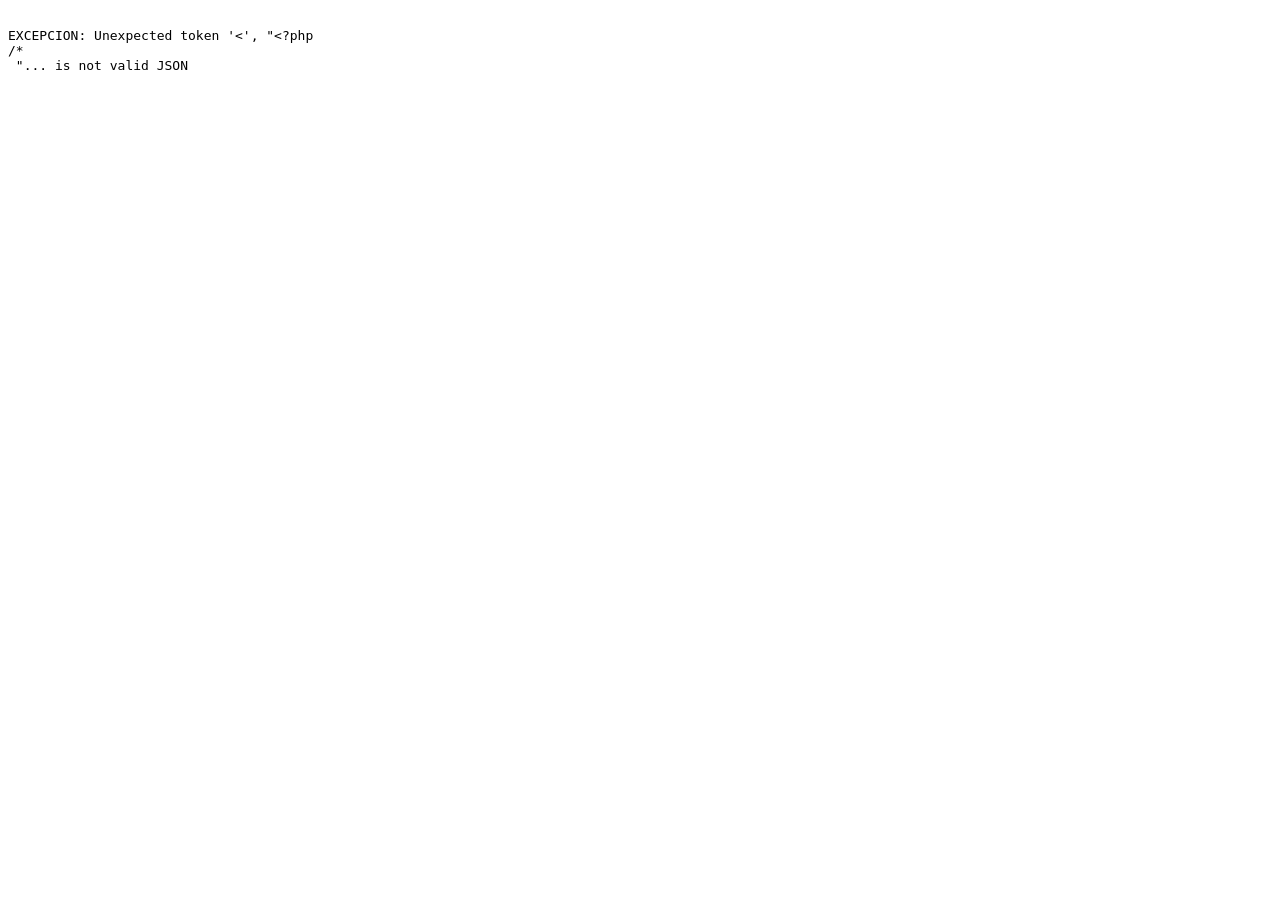
<file: tests/e2e/servidor.html>
<!DOCTYPE html>
<html lang="es-AR"><head><meta charset="utf-8"><title>Prueba de punta a punta · servidor · NexoRural</title></head>
<body><pre id="o">Ejecutando…</pre>
<script>
/*
 * Prueba de punta a punta en MODO SERVIDOR (PHP + MySQL).
 * Se ejecuta con tests\correr-pruebas.bat, que crea una base TEMPORAL vacía.
 * Por seguridad, si la base ya tiene usuarios NO hace nada.
 */
var R = [], f, errs = [];
function ok(n, c, x) { R.push((c ? 'PASS ' : 'FAIL ') + n + (x !== undefined ? '  [' + x + ']' : '')); }
var sleep = function (ms) { return new Promise(function (r) { setTimeout(r, ms); }); };
function load(src) {
  return new Promise(function (r) {
    f.onload = function () { f.contentWindow.addEventListener('error', function (e) { errs.push(src + ': ' + e.message); }); r(); };
    f.src = src;
  }).then(function () { return sleep(700); });
}
function nav() { return new Promise(function (r) { f.onload = function () { r(); }; }).then(function () { return sleep(700); }); }
var W, D, $;
function bind() { W = f.contentWindow; D = f.contentDocument; $ = function (i) { return D.getElementById(i); }; }
function sub(id) { $(id).dispatchEvent(new W.Event('submit', { cancelable: true, bubbles: true })); }
function val(id, v) { $(id).value = v; $(id).dispatchEvent(new W.Event('input', { bubbles: true })); }
async function cap(v, p) { $('capacidad').value = v; if (p !== undefined) $('patente').value = p; sub('formConfig'); await sleep(400); }
async function an(t, p, confirmar) {
  D.querySelector('input[name=tipo][value="' + t + '"]').checked = true;
  val('peso', p); sub('formAnimal'); await sleep(450);
  if (confirmar && $('btnRegistrar').textContent === 'Confirmar igualmente') { sub('formAnimal'); await sleep(450); }
  await sleep(1550); // evita la protección contra doble clic
}
function msg() { return $('mensaje').hidden ? '-' : $('mensaje').querySelector('strong').textContent; }
function filas() { return D.querySelectorAll('#tablaAnimales tr').length; }
async function get(u) { return (await fetch(u, { credentials: 'same-origin' })).json(); }
async function post(u, d) {
  return (await fetch(u, { method: 'POST', credentials: 'same-origin',
    headers: { 'X-Requested-With': 'NexoRural', 'Content-Type': 'application/json' }, body: JSON.stringify(d || {}) })).json();
}

(async function () {
  var estado = await get('../../api/auth.php?accion=estado');
  if (!estado.ok || estado.instalado) {
    document.getElementById('o').textContent = 'ABORTADO: esta prueba solo corre sobre una base vacía. Usá tests\\correr-pruebas.bat';
    return;
  }
  f = document.createElement('iframe'); f.style.cssText = 'width:1300px;height:900px'; document.body.appendChild(f);

  /* ---------- Instalación y login ---------- */
  await load('../../index.html'); bind();
  ok('sin usuarios muestra "Primer ingreso"', $('loginTitulo').textContent === 'Primer ingreso' && !$('campoNombre').hidden);
  $('nombre').value = 'Admin Prueba'; $('usuario').value = 'admin_prueba'; $('clave').value = 'secreto1'; $('clave2').value = 'otro';
  sub('loginForm'); await sleep(150);
  ok('contraseñas distintas → error', /coinciden/.test($('loginError').textContent));
  $('clave2').value = 'secreto1'; var p = nav(); sub('loginForm'); await p; bind();
  ok('instalar crea el administrador y entra al panel', /panel\.html$/.test(W.location.pathname));
  ok('indicador "Conectado"', $('chipModo').textContent === 'Conectado');
  ok('el administrador ve "Administración"', !$('navUsuarios').hidden);

  /* ---------- Carga: reglas principales (sección 12 del análisis) ---------- */
  ok('sin carga: registrar bloqueado', $('btnRegistrar').disabled);
  await cap('70.000'); ok('capacidad 70.000 rechazada (tope 60.000)', $('capacidadAyuda').classList.contains('is-error'));
  await cap('5.000', 'ab 123 cd');
  ok('iniciar carga de 5.000 kg', $('kpiCapacidad').textContent === '5.000 kg' && $('chipPatente').textContent === 'AB123CD');
  for (var i = 0; i < 5; i++) await an('vaca', '800');
  ok('5 vacas de 800 = 4.000 kg', $('kpiCargado').textContent === '4.000 kg', $('kpiCargado').textContent);
  await an('vaca', '800'); ok('4.000 + 800 → acepta; quedan 200', $('kpiDisponible').textContent === '200 kg');
  await an('toro', '600'); ok('4.800 + 600 → "Capacidad máxima superada"; total sin cambios',
    msg() === 'Capacidad máxima superada' && $('kpiCargado').textContent === '4.800 kg');
  await an('vaca', '0,001'); ok('peso 0,001 → dato inválido', msg() === 'Ingrese datos válidos');
  await an('toro', '2.500'); ok('peso 2.500 → dato inválido (tope 2.000)', msg() === 'Ingrese datos válidos');
  await an('oveja', '200'); ok('oveja 200 (fuera de rango) pide confirmar', $('btnRegistrar').textContent === 'Confirmar igualmente');
  val('peso', '150'); ok('cambiar el peso cancela la confirmación', $('btnRegistrar').textContent === 'Registrar animal');
  await an('oveja', '150'); await an('oveja', '50');
  ok('llenado exacto: 5.000 kg, disponible 0', $('kpiDisponible').textContent === '0 kg' && $('estadoPill').textContent === 'Capacidad completa');
  await load('../../panel.html'); bind();
  ok('al recargar, los datos vienen de la base', $('kpiCargado').textContent === '5.000 kg' && filas() === 8);
  var c = await get('../../api/carga.php?accion=actual');
  ok('los rechazos quedan auditados', c.carga.rechazos >= 3, 'rechazos ' + c.carga.rechazos);

  /* ---------- Corregir, eliminar, deshacer ---------- */
  D.querySelectorAll('[data-editar]')[0].click(); await sleep(200);
  val('edPeso', '900'); sub('formEdicion'); await sleep(500);
  ok('corregir que excede: aviso y sin cambios', /Capacidad máxima superada/.test($('edMensaje').textContent) && $('kpiCargado').textContent === '5.000 kg');
  val('edPeso', '750'); sub('formEdicion'); await sleep(500);
  ok('corregir 800 → 750', msg() === 'Registro corregido' && $('kpiCargado').textContent === '4.950 kg');
  D.querySelector('[data-eliminar]').click(); await sleep(500);
  ok('eliminar → 4.200 kg', $('kpiCargado').textContent === '4.200 kg');
  $('btnDeshacer').click(); await sleep(500); ok('deshacer → 4.950 kg', $('kpiCargado').textContent === '4.950 kg');
  await cap('1.000'); ok('no deja bajar la capacidad debajo de lo cargado', $('capacidadAyuda').classList.contains('is-error'));

  /* ---------- Cerrar, imprimir, cancelar ---------- */
  $('observaciones').value = 'Destino: Liniers'; $('btnCerrar').click(); $('btnCerrar').click(); await sleep(600);
  ok('cerrar carga', msg() === 'Carga cerrada' && $('kpiCapacidad').textContent === '—');
  W.print = function () { W.__impreso = true; }; $('btnImprimirFinal').click();
  ok('planilla de la carga cerrada', W.__impreso && $('planilla').querySelectorAll('tbody tr').length === 8);
  await cap('3.000'); await an('toro', '900');
  $('btnReiniciar').click(); $('btnReiniciar').click(); await sleep(600); ok('cancelar carga', msg() === 'Carga cancelada');

  /* ---------- Administración: categorías, camiones, usuarios ---------- */
  await load('../../administracion.html'); bind();
  ok('Administración visible para el administrador', !$('contenidoUsuarios').hidden && !$('contenidoCamiones').hidden && !$('contenidoTipos').hidden);
  val('tNombre', 'Ternero'); val('tMin', '80'); val('tMax', '250'); sub('formTipo'); await sleep(500);
  ok('crear categoría Ternero', /Ternero/.test($('cuerpoTip').textContent));
  val('tNombre', 'Mala'); val('tMin', '300'); val('tMax', '100'); sub('formTipo'); await sleep(300);
  ok('rango inválido rechazado', /mínimo/.test($('tFormMensaje').textContent));
  D.querySelector('[data-tip-activo="oveja"]').click(); await sleep(500);
  ok('desactivar Oveja', /Inactiva/.test(D.querySelector('[data-tip-activo="oveja"]').closest('tr').textContent));
  val('cPatente', 'ac 456 fg'); val('cCapacidad', '7.000'); val('cDescripcion', 'Mercedes 1634'); sub('formCamion'); await sleep(500);
  ok('guardar camión AC456FG', /AC456FG/.test($('cuerpoCam').textContent));
  val('cPatente', 'AC456FG'); val('cCapacidad', '9.000'); sub('formCamion'); await sleep(500);
  ok('patente duplicada rechazada', /Ya hay un camión/.test($('cFormMensaje').textContent));
  val('uNombre', 'Capataz Prueba'); val('uUsuario', 'capataz_prueba'); val('uClave', 'capataz1'); sub('formUsuario'); await sleep(500);
  ok('crear capataz', D.querySelectorAll('#cuerpoUsr tr').length === 2);

  /* ---------- Panel con catálogo y camión guardado ---------- */
  await load('../../panel.html'); bind();
  var tipos = [].map.call(D.querySelectorAll('input[name=tipo]'), function (r) { return r.value; }).join(',');
  ok('categorías en el panel: vaca, toro, ternero', tipos === 'vaca,toro,ternero', tipos);
  $('camionGuardado').value = $('camionGuardado').options[1].value; $('camionGuardado').dispatchEvent(new W.Event('change'));
  ok('elegir camión completa capacidad y patente', $('capacidad').value === '7.000' && $('patente').value === 'AC456FG');
  sub('formConfig'); await sleep(600);
  await an('ternero', '150'); await an('toro', '980');
  ok('desglose con plurales y categoría nueva', $('kpiDesglose').textContent === '1 ternero · 1 toro', $('kpiDesglose').textContent);

  /* ---------- Historial ---------- */
  await load('../../historial.html'); bind();
  ok('historial: 3 cargas', D.querySelectorAll('#cuerpoHist tr').length === 3);
  ok('totales del período', $('kCerradas').textContent === '1' && $('kKilos').textContent === '4.950 kg');
  D.querySelector('#segEstado [data-estado=cancelada]').click(); await sleep(400);
  ok('filtro "Canceladas"', D.querySelectorAll('#cuerpoHist tr').length === 1);
  $('btnLimpiar').click(); await sleep(400);
  var u = D.querySelectorAll('#cuerpoHist tr'); u[u.length - 1].click(); await sleep(500);
  ok('detalle de la carga cerrada', D.querySelectorAll('#detCuerpo tbody tr').length === 8 && /Liniers/.test($('detCuerpo').textContent));

  /* ---------- Mi contraseña ---------- */
  await load('../../panel.html'); bind();
  $('btnMiClave').click(); await sleep(200);
  $('mcActual').value = 'mala'; $('mcNueva').value = 'nueva123'; $('mcNueva2').value = 'nueva123'; sub('formMiClave'); await sleep(500);
  ok('cambiar contraseña: la actual incorrecta se rechaza', /no es correcta/.test($('mcMensaje').textContent));
  $('mcActual').value = 'secreto1'; sub('formMiClave'); await sleep(600);
  ok('cambiar contraseña', /actualizada/.test($('mcMensaje').textContent));
  await sleep(1400);

  /* ---------- Capataz ---------- */
  p = nav(); $('btnSalir').click(); await p; bind();
  $('usuario').value = 'capataz_prueba'; $('clave').value = 'mala'; sub('loginForm'); await sleep(500);
  ok('contraseña incorrecta → error', /incorrectos/.test($('loginError').textContent));
  $('clave').value = 'capataz1'; p = nav(); sub('loginForm'); await p; bind();
  ok('el capataz entra y no ve Administración', /panel\.html$/.test(W.location.pathname) && $('navUsuarios').hidden);
  ok('el capataz no ve la carga del administrador', $('kpiCapacidad').textContent === '—');
  var r1 = await get('../../api/usuarios.php?accion=listar');
  var r2 = await post('../../api/catalogo.php?accion=tipo_guardar', { nombre: 'X', min: 1, max: 2 });
  ok('la API rechaza al capataz en usuarios y catálogos', r1.motivo === 'sin_permiso' && r2.motivo === 'sin_permiso');
  var r3 = await post('../../api/carga.php?accion=cancelar', {});
  ok('el capataz no puede cancelar una carga que no es suya', r3.ok === false && r3.motivo === 'sin_carga');
  var r4 = await fetch('../../api/carga.php?accion=cancelar', { method: 'POST', credentials: 'same-origin', body: '{}' }).then(function (x) { return x.json(); });
  ok('POST sin encabezado anti-CSRF → rechazado', r4.motivo === 'csrf');
  p = nav(); $('btnSalir').click(); await p;
  await load('../../panel.html'); await sleep(300);
  ok('sin sesión, el panel vuelve al ingreso', /index\.html$/.test(f.contentWindow.location.pathname));

  ok('sin errores de JavaScript', errs.length === 0, errs.join(' | '));
  document.getElementById('o').textContent = R.join('\n');
})().catch(function (e) { document.getElementById('o').textContent = R.join('\n') + '\nEXCEPCION: ' + e.message; });
</script>
</body></html>
</file>
<file: css/fonts.css>
/* Tipografías incluidas en el proyecto: funcionan sin internet.
   Licencia SIL Open Font License 1.1 (ver assets/fonts/OFL-*.txt). */
@font-face {
  font-family: 'Plus Jakarta Sans';
  font-style: normal;
  font-weight: 200 800;
  font-display: swap;
  src: url('../assets/fonts/plus-jakarta-sans-latin.woff2') format('woff2');
}
@font-face {
  font-family: 'Roboto Mono';
  font-style: normal;
  font-weight: 100 700;
  font-display: swap;
  src: url('../assets/fonts/roboto-mono-latin.woff2') format('woff2');
}
</file>
<file: css/styles.css>
/* =========================================================
   NexoRural — Estilos
   AGO Soluciones
   Paleta y tipografías definidas en el análisis (sección Diseño)
   ========================================================= */

:root {
  /* Primario: azul pizarra */
  --slate-900: #0F172A;
  --slate-800: #1E293B;
  --slate-700: #334155;
  --slate-500: #64748B;
  --slate-400: #94A3B8;
  --slate-300: #CBD5E1;
  --slate-200: #E2E8F0;
  --slate-100: #F1F5F9;

  /* Secundario: verde esmeralda técnico */
  --emerald-700: #047857;
  --emerald-600: #059669;
  --emerald-500: #10B981;
  --emerald-100: #D1FAE5;
  --emerald-50: #ECFDF5;

  /* Acento / alerta */
  --amber-600: #D97706;
  --amber-100: #FEF3C7;
  --amber-50: #FFFBEB;
  --red-600: #DC2626;
  --red-100: #FEE2E2;
  --red-50: #FEF2F2;

  /* Fondo */
  --bg: #F8FAFC;
  --white: #FFFFFF;

  /* Colores por especie */
  --c-vaca: #10B981;
  --c-toro: #0F766E;
  --c-oveja: #A7F3D0;

  --font: 'Plus Jakarta Sans', system-ui, -apple-system, 'Segoe UI', sans-serif;
  --mono: 'Roboto Mono', ui-monospace, 'Consolas', monospace;

  --radius: 18px;
  --radius-sm: 12px;
  --shadow: 0 1px 2px rgba(15, 23, 42, .04), 0 8px 24px rgba(15, 23, 42, .05);
  --sidebar-w: 264px;
}

*, *::before, *::after { box-sizing: border-box; }
[hidden] { display: none !important; }

html { scroll-behavior: smooth; }

body {
  margin: 0;
  font-family: var(--font);
  color: var(--slate-900);
  background: var(--bg);
  -webkit-font-smoothing: antialiased;
  line-height: 1.45;
}

h1, h2, h3, p { margin: 0; }
button, input { font: inherit; color: inherit; }
svg { display: block; }

.mono { font-family: var(--mono); font-variant-numeric: tabular-nums; }
.upper { text-transform: uppercase; }
.muted { color: var(--slate-500); }
.sr-only {
  position: absolute; width: 1px; height: 1px; padding: 0; margin: -1px;
  overflow: hidden; clip: rect(0, 0, 0, 0); white-space: nowrap; border: 0;
}

:focus-visible { outline: 3px solid rgba(16, 185, 129, .45); outline-offset: 2px; }

/* ---------- Marca ---------- */
.brand { display: flex; align-items: center; gap: 12px; text-decoration: none; color: inherit; }
.brand img { border-radius: 10px; flex: none; }
.brand strong { display: block; font-size: 1.12rem; font-weight: 800; letter-spacing: -.01em; }
.brand span { display: block; font-size: .78rem; color: var(--slate-400); }
.brand--light strong { color: #fff; }
.brand--light span { color: rgba(255, 255, 255, .78); }

/* =========================================================
   LOGIN
   ========================================================= */
.login-page { min-height: 100vh; min-height: 100dvh; overflow-x: hidden; }

.landscape {
  position: fixed; inset: 0; z-index: -1;
  background-color: #3F5A2A;
  background-image:
    linear-gradient(90deg, rgba(15, 23, 42, .55) 0%, rgba(15, 23, 42, .15) 45%, rgba(15, 23, 42, 0) 70%),
    linear-gradient(0deg, rgba(15, 23, 42, .35), rgba(15, 23, 42, 0) 40%),
    url('../assets/fondo-login.jpg');
  background-size: cover;
  background-position: center 60%;
}

.login-wrap {
  min-height: 100vh; min-height: 100dvh;
  display: grid; place-items: center;
  padding: 24px 16px;
}

/* En pantallas anchas la tarjeta va a la izquierda para dejar ver el rodeo */
@media (min-width: 960px) {
  .login-wrap { justify-items: start; padding-left: 7vw; }
}

/* En celular el velo cubre parejo para que el texto se lea bien */
@media (max-width: 959px) {
  .landscape {
    background-image:
      linear-gradient(0deg, rgba(15, 23, 42, .45), rgba(15, 23, 42, .25)),
      url('../assets/fondo-login.jpg');
    background-position: 62% center;
  }
}

.glass-card {
  width: min(420px, 100%);
  padding: 36px 32px 28px;
  border-radius: 26px;
  border: 1.5px solid rgba(255, 255, 255, .7);
  background: linear-gradient(160deg, rgba(255, 255, 255, .22), rgba(255, 255, 255, .08));
  backdrop-filter: blur(18px) saturate(1.2);
  -webkit-backdrop-filter: blur(18px) saturate(1.2);
  box-shadow: 0 30px 60px rgba(15, 23, 42, .25);
  color: #fff;
  animation: rise .6s ease both;
}

.glass-card h1 { margin-top: 28px; font-size: 2.1rem; font-weight: 800; letter-spacing: -.02em; }
.glass-sub { margin: 6px 0 26px; color: rgba(255, 255, 255, .9); }

.glass-field { position: relative; display: block; margin-bottom: 14px; }
.glass-field input {
  width: 100%;
  padding: 16px 52px 16px 18px;
  border-radius: 14px;
  border: 1.5px solid rgba(255, 255, 255, .6);
  background: rgba(255, 255, 255, .12);
  color: #fff;
  outline: none;
  transition: border-color .2s, background .2s;
}
.glass-field input::placeholder { color: rgba(255, 255, 255, .82); }
.glass-field input:focus { border-color: #fff; background: rgba(255, 255, 255, .2); }
.glass-field > svg, .glass-field .eye svg {
  width: 24px; height: 24px; fill: none; stroke: #fff; stroke-width: 1.6;
}
.glass-field > svg { position: absolute; right: 18px; top: 50%; transform: translateY(-50%); pointer-events: none; }
.glass-field .eye {
  position: absolute; right: 10px; top: 50%; transform: translateY(-50%);
  border: 0; background: none; padding: 8px; cursor: pointer; border-radius: 8px;
}
.glass-field .eye.is-on svg { stroke: var(--emerald-100); }

.glass-check { display: flex; align-items: center; gap: 10px; font-size: .92rem; cursor: pointer; margin: 4px 0 20px; }
.glass-check input { width: 18px; height: 18px; accent-color: var(--emerald-600); }

.glass-error {
  margin: -6px 0 14px; padding: 10px 14px; border-radius: 10px;
  background: rgba(220, 38, 38, .85); font-size: .9rem; font-weight: 600;
}

.glass-btn {
  width: 100%; padding: 16px; border-radius: 14px; cursor: pointer;
  border: 1.5px solid rgba(255, 255, 255, .7);
  background: linear-gradient(90deg, rgba(16, 185, 129, .75), rgba(4, 120, 87, .95));
  color: #fff; font-size: 1.15rem; font-weight: 700;
  transition: transform .15s, filter .2s;
}
.glass-btn:hover { filter: brightness(1.08); }
.glass-btn:active { transform: scale(.985); }

.glass-note { margin-top: 20px; text-align: center; font-size: .8rem; color: rgba(255, 255, 255, .82); }

/* =========================================================
   APP — Layout
   ========================================================= */
.app { display: flex; min-height: 100vh; }

.sidebar {
  position: sticky; top: 0;
  width: var(--sidebar-w); height: 100vh; flex: none;
  display: flex; flex-direction: column; gap: 22px;
  padding: 24px 18px;
  background: var(--slate-900);
  color: #fff;
}
.sidebar .brand strong { color: #fff; }

.side-nav { display: flex; flex-direction: column; gap: 4px; flex: 1; } /* empuja la tarjeta y el usuario hacia abajo */
.side-label {
  margin: 14px 12px 6px; font-size: .7rem; font-weight: 700;
  letter-spacing: .1em; text-transform: uppercase; color: var(--slate-500);
}
.side-nav a {
  display: flex; align-items: center; gap: 12px;
  padding: 11px 12px; border-radius: 12px;
  color: var(--slate-300); text-decoration: none; font-weight: 600; font-size: .93rem;
  transition: background .2s, color .2s;
}
.side-nav a svg { width: 20px; height: 20px; fill: none; stroke: currentColor; stroke-width: 1.8; stroke-linecap: round; stroke-linejoin: round; }
.side-nav a:hover { background: var(--slate-800); color: #fff; }
.side-nav a.is-active { background: var(--emerald-600); color: #fff; }

.side-card {
  padding: 16px; border-radius: 16px;
  background: linear-gradient(150deg, rgba(16, 185, 129, .22), rgba(16, 185, 129, .05));
  border: 1px solid rgba(16, 185, 129, .3);
  font-size: .84rem; color: var(--slate-300);
}
.side-card__title { color: #fff; font-weight: 700; margin-bottom: 4px; }
.side-card em { font-family: var(--mono); font-style: normal; color: var(--emerald-100); font-size: .8rem; }

.side-user {
  display: flex; align-items: center; gap: 10px;
  padding: 12px; border-radius: 14px; background: var(--slate-800);
}
.side-user div { flex: 1; min-width: 0; }
.side-user strong { display: block; font-size: .9rem; overflow: hidden; text-overflow: ellipsis; white-space: nowrap; }
.side-user span { font-size: .75rem; color: var(--slate-400); }
.side-user .icon-btn { color: var(--slate-300); }
.side-user .icon-btn:hover { background: var(--slate-700); color: #fff; }

.avatar {
  width: 38px; height: 38px; flex: none; border-radius: 50%;
  display: grid; place-items: center;
  background: var(--emerald-600); color: #fff; font-weight: 800;
}

.main {
  flex: 1; min-width: 0;
  padding: 28px 32px 24px;
  display: flex; flex-direction: column; gap: 22px;
}

/* ---------- Encabezado ---------- */
.topbar { display: flex; justify-content: space-between; align-items: flex-start; gap: 20px; flex-wrap: wrap; }
.topbar__date { font-size: .78rem; font-weight: 700; letter-spacing: .08em; text-transform: uppercase; color: var(--slate-500); }
.topbar h1 { font-size: 2rem; font-weight: 800; letter-spacing: -.025em; margin: 2px 0 4px; }
.topbar__sub { color: var(--slate-500); max-width: 640px; }
.topbar__actions { display: flex; gap: 10px; align-items: center; }

.chip {
  padding: 8px 14px; border-radius: 999px;
  background: var(--white); border: 1px solid var(--slate-200);
  font-weight: 600; font-size: .85rem;
}
.chip--mono { font-family: var(--mono); letter-spacing: .06em; }

.status-pill {
  display: inline-flex; align-items: center; gap: 8px;
  padding: 8px 16px; border-radius: 999px; font-weight: 700; font-size: .85rem;
  background: var(--slate-100); color: var(--slate-700);
}
.status-pill::before { content: ''; width: 8px; height: 8px; border-radius: 50%; background: currentColor; }
.status-pill[data-nivel="vacio"], .status-pill[data-nivel="ok"] { background: var(--emerald-50); color: var(--emerald-700); }
.status-pill[data-nivel="alto"] { background: var(--amber-100); color: var(--amber-600); }
.status-pill[data-nivel="lleno"] { background: var(--red-100); color: var(--red-600); }

/* ---------- Indicadores ---------- */
.kpis { display: grid; grid-template-columns: repeat(4, 1fr); gap: 16px; }
.kpi {
  padding: 18px 20px; border-radius: var(--radius);
  background: var(--white); border: 1px solid var(--slate-200); box-shadow: var(--shadow);
}
.kpi__label { font-size: .82rem; font-weight: 600; color: var(--slate-500); }
.kpi__value { font-size: 1.75rem; font-weight: 600; margin: 6px 0 2px; letter-spacing: -.02em; }
.kpi__hint { font-size: .78rem; color: var(--slate-400); }
.kpi--accent { background: var(--emerald-700); border-color: var(--emerald-700); color: #fff; }
.kpi--accent .kpi__label, .kpi--accent .kpi__hint { color: var(--emerald-100); }
.kpi--accent[data-nivel="alto"] { background: var(--amber-600); border-color: var(--amber-600); }
.kpi--accent[data-nivel="alto"] .kpi__label, .kpi--accent[data-nivel="alto"] .kpi__hint { color: var(--amber-100); }
.kpi--accent[data-nivel="lleno"] { background: var(--red-600); border-color: var(--red-600); }
.kpi--accent[data-nivel="lleno"] .kpi__label, .kpi--accent[data-nivel="lleno"] .kpi__hint { color: var(--red-100); }

/* ---------- Tarjetas ---------- */
.grid {
  display: grid; grid-template-columns: minmax(0, 1.55fr) minmax(340px, 1fr); gap: 22px; align-items: start;
  grid-template-areas: "camion form" "lista form";
}
.area-camion { grid-area: camion; }
.area-form { grid-area: form; position: sticky; top: 20px; }
.area-lista { grid-area: lista; }
.stack { display: flex; flex-direction: column; gap: 22px; min-width: 0; }

.card {
  padding: 22px 24px; border-radius: var(--radius);
  background: var(--white); border: 1px solid var(--slate-200); box-shadow: var(--shadow);
  scroll-margin-top: 20px;
  min-width: 0;
  transition: box-shadow .3s, border-color .3s;
}
.card--highlight { border-color: var(--emerald-500); box-shadow: 0 0 0 4px rgba(16, 185, 129, .15), var(--shadow); }
.card__head { display: flex; justify-content: space-between; align-items: flex-start; gap: 12px; margin-bottom: 18px; flex-wrap: wrap; }
.card h2 { font-size: 1.12rem; font-weight: 700; letter-spacing: -.01em; }
.card__head .muted { font-size: .87rem; margin-top: 2px; }

.step-badge {
  font-size: .75rem; font-weight: 700; padding: 5px 10px; border-radius: 999px;
  background: var(--amber-100); color: var(--amber-600);
}
.step-badge.is-done { background: var(--emerald-50); color: var(--emerald-700); }

/* ---------- Camión ---------- */
.legend { display: flex; gap: 14px; font-size: .82rem; color: var(--slate-500); font-weight: 600; }
.legend span { display: inline-flex; align-items: center; gap: 6px; }
.sw { width: 12px; height: 12px; border-radius: 4px; display: inline-block; }
.sw--vaca { background: var(--c-vaca); }
.sw--toro { background: var(--c-toro); }
.sw--oveja { background: var(--c-oveja); border: 1px solid #6EE7B7; }

.truck-wrap {
  padding: 22px 18px 10px; border-radius: var(--radius-sm);
  background: linear-gradient(180deg, var(--slate-100), var(--bg));
}
.truck { width: 100%; height: auto; }
.truck .wheel circle:first-child { fill: var(--slate-800); }
.truck .wheel circle:last-child { fill: var(--slate-400); }

.seg rect { fill: var(--slate-400); stroke: #fff; stroke-width: 2; transition: opacity .2s; } /* gris si el tipo no está en el catálogo */
.seg:hover rect { opacity: .82; }
.seg--vaca rect { fill: var(--c-vaca); }
.seg--toro rect { fill: var(--c-toro); }
.seg--oveja rect { fill: var(--c-oveja); }
.seg text { font-family: var(--mono); font-size: 15px; font-weight: 600; fill: #fff; pointer-events: none; }
.seg--oveja text { fill: var(--emerald-700); }
.truck[data-nivel="alto"] .seg rect { stroke: var(--amber-100); }
.truck[data-nivel="lleno"] > rect:nth-of-type(2) { stroke: var(--red-600); }

.seg-rechazo {
  fill: rgba(220, 38, 38, .18); stroke: var(--red-600); stroke-width: 3; stroke-dasharray: 8 6;
  animation: blink .5s ease-in-out 4 alternate;
}

.truck__pct {
  font-family: var(--font); font-size: 64px; font-weight: 800; fill: var(--slate-900);
  paint-order: stroke; stroke: rgba(255, 255, 255, .85); stroke-width: 8px; stroke-linejoin: round;
  letter-spacing: -2px;
}
.truck__pct.is-small { font-size: 34px; fill: var(--slate-400); letter-spacing: 0; }

.progress-block { margin-top: 18px; }
.progress-meta { display: flex; justify-content: space-between; font-size: .88rem; color: var(--slate-500); font-weight: 600; margin-bottom: 8px; }
.progress-meta strong { color: var(--slate-900); }
.progress { position: relative; height: 14px; border-radius: 999px; background: var(--slate-100); overflow: hidden; }
.progress__bar {
  height: 100%; width: 0; border-radius: inherit;
  background: linear-gradient(90deg, var(--emerald-500), var(--emerald-600));
  transition: width .5s cubic-bezier(.2, .8, .2, 1), background .3s;
}
.progress[data-nivel="alto"] .progress__bar { background: linear-gradient(90deg, #F59E0B, var(--amber-600)); }
.progress[data-nivel="lleno"] .progress__bar { background: linear-gradient(90deg, #EF4444, var(--red-600)); }
.progress__mark { position: absolute; top: 0; bottom: 0; width: 2px; background: rgba(15, 23, 42, .25); }
.progress-scale { display: flex; justify-content: space-between; margin-top: 6px; font-size: .75rem; color: var(--slate-400); }

/* ---------- Formularios ---------- */
.form { display: flex; flex-direction: column; gap: 14px; }
.form.is-disabled { opacity: .5; }
.field-row { display: grid; grid-template-columns: 1fr 1fr; gap: 12px; }
.field { display: flex; flex-direction: column; gap: 6px; }
.field > span { font-size: .84rem; font-weight: 600; color: var(--slate-700); }
.field small { font-weight: 500; color: var(--slate-400); }
.req { color: var(--red-600); }
.field input {
  width: 100%; padding: 12px 14px; border-radius: var(--radius-sm);
  border: 1.5px solid var(--slate-200); background: var(--bg);
  font-size: 1rem; outline: none; transition: border-color .2s, box-shadow .2s, background .2s;
}
.field input:focus { border-color: var(--emerald-500); background: #fff; box-shadow: 0 0 0 4px rgba(16, 185, 129, .14); }
.field input.is-invalid { border-color: var(--red-600); background: var(--red-50); }
.field input::placeholder { color: var(--slate-400); }
#peso, #capacidad { font-family: var(--mono); font-size: 1.08rem; }

.field-help { font-size: .8rem; color: var(--slate-500); margin-top: -4px; }
.field-help.is-error { color: var(--red-600); font-weight: 600; }
.field-help.is-ok { color: var(--emerald-700); font-weight: 600; }

.species { border: 0; padding: 0; margin: 0; display: grid; grid-template-columns: repeat(3, 1fr); gap: 10px; border-radius: var(--radius-sm); }
.species legend { font-size: .84rem; font-weight: 600; color: var(--slate-700); margin-bottom: 6px; padding: 0; }
.species.is-invalid .species__opt span { border-color: var(--red-600); background: var(--red-50); }
.species__opt { cursor: pointer; }
.species__opt input { position: absolute; opacity: 0; pointer-events: none; }
.species__opt span {
  display: flex; flex-direction: column; gap: 2px; padding: 12px;
  border: 1.5px solid var(--slate-200); border-radius: var(--radius-sm);
  background: var(--bg); transition: all .2s;
}
.species__opt strong { font-size: .98rem; }
.species__opt small { font-size: .72rem; color: var(--slate-500); }
.species__opt:hover span { border-color: var(--emerald-500); }
.species__opt input:checked + span {
  border-color: var(--emerald-600); background: var(--emerald-50);
  box-shadow: 0 0 0 3px rgba(16, 185, 129, .15);
}
.species__opt input:checked + span strong { color: var(--emerald-700); }
.species__opt input:focus-visible + span { outline: 3px solid rgba(16, 185, 129, .45); outline-offset: 2px; }
.species__opt input:disabled + span { cursor: not-allowed; }

/* ---------- Botones ---------- */
.btn-row { display: flex; gap: 10px; flex-wrap: wrap; }
.btn {
  display: inline-flex; align-items: center; justify-content: center; gap: 8px;
  padding: 12px 20px; border-radius: var(--radius-sm); border: 1.5px solid transparent;
  font-weight: 700; cursor: pointer; transition: background .2s, transform .1s, border-color .2s, color .2s;
}
.btn:active:not(:disabled) { transform: scale(.98); }
.btn:disabled { cursor: not-allowed; }
.btn svg { width: 18px; height: 18px; fill: none; stroke: currentColor; stroke-width: 1.8; }
.btn--primary { background: var(--emerald-600); color: #fff; }
.btn--primary:hover:not(:disabled) { background: var(--emerald-700); }
.btn--warn { background: var(--amber-600); }
.btn--warn:hover:not(:disabled) { background: #B45309; }
.btn--ghost { background: var(--white); border-color: var(--slate-200); color: var(--slate-700); }
.btn--ghost:hover { border-color: var(--slate-400); }
.btn--ghost.is-confirm { background: var(--red-600); border-color: var(--red-600); color: #fff; }
.btn--lg { width: 100%; padding: 15px 20px; font-size: 1.05rem; }
.btn--sm { padding: 9px 14px; font-size: .88rem; }

.icon-btn {
  display: grid; place-items: center; width: 36px; height: 36px; flex: none;
  border: 0; border-radius: 10px; background: transparent; cursor: pointer; color: var(--slate-500);
  transition: background .2s, color .2s;
}
.icon-btn svg { width: 20px; height: 20px; fill: none; stroke: currentColor; stroke-width: 1.8; stroke-linecap: round; stroke-linejoin: round; }
.icon-btn--danger:hover { background: var(--red-50); color: var(--red-600); }

.link-btn { border: 0; background: none; padding: 0; color: inherit; font-weight: 700; text-decoration: underline; cursor: pointer; }

/* ---------- Mensajes ---------- */
.alert {
  display: flex; flex-direction: column; gap: 2px;
  padding: 12px 14px 12px 44px; border-radius: var(--radius-sm);
  font-size: .9rem; position: relative; animation: rise .25s ease both;
}
.alert::before {
  position: absolute; left: 14px; top: 12px;
  width: 20px; height: 20px; border-radius: 50%;
  display: grid; place-items: center; font-weight: 800; font-size: .8rem; color: #fff;
}
.alert strong { font-size: .97rem; }
.alert--ok { background: var(--emerald-50); color: var(--emerald-700); border: 1px solid var(--emerald-100); }
.alert--ok::before { content: '✓'; background: var(--emerald-600); }
.alert--error { background: var(--red-50); color: #991B1B; border: 1.5px solid var(--red-600); }
.alert--error::before { content: '!'; background: var(--red-600); }
.alert--error strong { color: var(--red-600); font-size: 1.05rem; }
.alert--warn { background: var(--amber-50); color: #92400E; border: 1.5px solid var(--amber-600); }
.alert--warn::before { content: '!'; background: var(--amber-600); }
.alert--info { background: var(--slate-100); color: var(--slate-700); border: 1px solid var(--slate-200); }
.alert--info::before { content: 'i'; background: var(--slate-500); }

/* ---------- Tabla ---------- */
.table-wrap { overflow-x: auto; }
.table { width: 100%; border-collapse: collapse; font-size: .92rem; }
.table th {
  text-align: left; font-size: .74rem; font-weight: 700; letter-spacing: .06em; text-transform: uppercase;
  color: var(--slate-500); padding: 10px 12px; border-bottom: 1px solid var(--slate-200); white-space: nowrap;
}
.table td { padding: 12px; border-bottom: 1px solid var(--slate-100); white-space: nowrap; }
.table .num { text-align: right; }
.table .actions { width: 48px; text-align: right; }
.table tbody tr { transition: background .2s; }
.table tbody tr:hover { background: var(--bg); }
.table tbody tr.is-new { animation: flash 1.6s ease; }
.table tfoot td { font-weight: 700; border-bottom: 0; border-top: 2px solid var(--slate-200); }
.table.is-empty tfoot, .table.is-empty thead { display: none; }

.tag {
  display: inline-block; padding: 3px 10px; border-radius: 999px;
  font-size: .78rem; font-weight: 700;
  background: var(--slate-100); color: var(--slate-700);
}
.tag--vaca { background: var(--emerald-100); color: var(--emerald-700); }
.tag--toro { background: #CCFBF1; color: #0F766E; }
.tag--oveja { background: var(--emerald-50); color: var(--emerald-600); border: 1px solid var(--emerald-100); }
.tag--warn { background: var(--amber-100); color: var(--amber-600); }

.empty { display: flex; flex-direction: column; align-items: center; gap: 10px; padding: 36px 16px; color: var(--slate-400); text-align: center; }
.empty svg { width: 44px; height: 44px; fill: none; stroke: currentColor; stroke-width: 1.4; }
.empty[hidden] { display: none; }

/* ---------- Rangos ---------- */
.ranges { display: grid; gap: 14px; }
.range { display: grid; grid-template-columns: 140px 130px 1fr; align-items: center; gap: 14px; font-size: .92rem; }
.range span { color: var(--slate-500); }
.range__bar { position: relative; height: 10px; border-radius: 999px; background: var(--slate-100); }
.range__bar i { position: absolute; top: 0; bottom: 0; border-radius: 999px; background: var(--emerald-500); }
.range-scale { display: flex; justify-content: space-between; margin: 8px 0 0 calc(140px + 130px + 28px); font-size: .72rem; color: var(--slate-400); }

.footer { text-align: center; font-size: .82rem; color: var(--slate-400); padding: 8px 0 4px; }

.print-sheet { display: none; }

/* ---------- Animaciones ---------- */
@keyframes rise { from { opacity: 0; transform: translateY(8px); } to { opacity: 1; transform: none; } }
@keyframes flash { 0% { background: var(--emerald-100); } 100% { background: transparent; } }
@keyframes blink { from { opacity: .35; } to { opacity: 1; } }
@keyframes shake {
  0%, 100% { transform: none; }
  20% { transform: translateX(-6px); }
  40% { transform: translateX(6px); }
  60% { transform: translateX(-4px); }
  80% { transform: translateX(4px); }
}
.shake { animation: shake .45s ease; border-color: var(--red-600); }

@media (prefers-reduced-motion: reduce) {
  *, *::before, *::after { animation: none !important; transition: none !important; }
  html { scroll-behavior: auto; }
}

/* =========================================================
   Responsive (computadora, tablet y celular)
   ========================================================= */
@media (max-width: 1200px) {
  .grid { grid-template-columns: minmax(0, 1fr); grid-template-areas: "form" "camion" "lista"; }
  .area-form { position: static; }
  /* Con una carga en curso, en celular/tablet lo primero es registrar animales. */
  .hay-carga #seccion-registro { order: -1; }
}

@media (max-width: 1024px) {
  .kpis { grid-template-columns: repeat(2, 1fr); }
  :root { --sidebar-w: 220px; }
  .side-card { display: none; }
}

@media (max-width: 820px) {
  .app { flex-direction: column; overflow-x: hidden; }
  .sidebar {
    position: sticky; top: 0; z-index: 20;
    width: 100%; height: auto;
    flex-direction: row; align-items: center; gap: 10px;
    padding: 10px 14px;
  }
  .sidebar .brand span { display: none; }
  .side-nav {
    flex-direction: row; overflow-x: auto; flex: 1; gap: 2px; min-width: 0;
    scrollbar-width: none;
  }
  .side-nav::-webkit-scrollbar { display: none; }
  .side-label { display: none; }
  .side-nav a { padding: 9px 10px; font-size: .82rem; white-space: nowrap; }
  .side-nav a svg { display: none; }
  .side-user { padding: 0; background: none; }
  .side-user div { display: none; }
  .avatar { width: 32px; height: 32px; font-size: .85rem; }
  .card { scroll-margin-top: 76px; }
  .main { padding: 20px 16px; gap: 16px; }
  .topbar h1 { font-size: 1.55rem; }
}

@media (max-width: 560px) {
  .sidebar .brand div { display: none; }
  .kpis { gap: 10px; }
  .kpi { padding: 14px; }
  .kpi__value { font-size: 1.3rem; }
  .card { padding: 18px 16px; }
  .field-row { grid-template-columns: 1fr; }
  .legend { width: 100%; }
  .truck-wrap { padding: 12px 8px 4px; }
  .range { grid-template-columns: 1fr auto; }
  .range__bar { grid-column: 1 / -1; }
  .range-scale { margin-left: 0; }
  .glass-card { padding: 28px 22px 22px; }
}

/* =========================================================
   Impresión: solo la planilla
   ========================================================= */
@media print {
  @page { margin: 16mm; }
  body { background: #fff; }
  .sidebar, .main { display: none !important; }
  .print-sheet { display: block; font-family: var(--font); color: #000; }
  .print-sheet h1 { font-size: 20pt; margin-bottom: 6pt; }
  .print-sheet p { margin: 4pt 0; font-size: 10.5pt; }
  .print-sheet table { width: 100%; border-collapse: collapse; margin-top: 12pt; font-size: 10.5pt; }
  .print-sheet th, .print-sheet td { border: 1px solid #94A3B8; padding: 5pt 8pt; text-align: left; }
  .print-sheet th { background: #F1F5F9; }
  .print-sheet .num { text-align: right; font-family: var(--mono); }
  .print-sheet .firma { margin-top: 40pt; }
  .print-sheet .pie { margin-top: 20pt; font-size: 8.5pt; color: #64748B; }
}

/* =========================================================
   v2 — Servidor, historial y usuarios
   ========================================================= */
.is-cargando .main { visibility: hidden; }
.is-ocupado { cursor: progress; }
.is-ocupado .btn, .is-ocupado .icon-btn { pointer-events: none; opacity: .7; }

.chip--modo { display: inline-flex; align-items: center; gap: 6px; cursor: help; }
.chip--modo::before { content: ''; width: 8px; height: 8px; border-radius: 50%; background: var(--slate-400); }
.chip--modo[data-modo="servidor"] { color: var(--emerald-700); border-color: var(--emerald-100); background: var(--emerald-50); }
.chip--modo[data-modo="servidor"]::before { background: var(--emerald-600); }
.chip--modo[data-modo="local"] { color: var(--amber-600); border-color: var(--amber-100); background: var(--amber-50); }
.chip--modo[data-modo="local"]::before { background: var(--amber-600); }
.chip--modo:empty { display: none; }

.btn--dark { background: var(--slate-900); color: #fff; }
.btn--dark:hover:not(:disabled) { background: var(--slate-700); }
.btn--dark.is-confirm { background: var(--emerald-600); }
.btn:disabled { opacity: .45; }

.finish {
  display: flex; flex-direction: column; gap: 12px;
  margin-top: 6px; padding-top: 16px; border-top: 1px dashed var(--slate-200);
}

a.link-btn { text-decoration: underline; }

/* Tablas de historial / usuarios: filas clicables */
.table tbody tr.is-clickable { cursor: pointer; }
.table tbody tr.is-selected { background: var(--emerald-50); }
.tag--abierta { background: var(--amber-100); color: var(--amber-600); }
.tag--cerrada { background: var(--emerald-100); color: var(--emerald-700); }
.tag--cancelada { background: var(--slate-100); color: var(--slate-500); }
.tag--administrador { background: var(--slate-900); color: #fff; }
.tag--capataz { background: var(--emerald-50); color: var(--emerald-700); }
.tag--inactivo { background: var(--red-50); color: var(--red-600); }

.filters { display: flex; flex-wrap: wrap; gap: 10px; align-items: flex-end; }
.filters .field { min-width: 150px; }
.seg-ctrl { display: inline-flex; padding: 4px; border-radius: 12px; background: var(--slate-100); gap: 2px; }
.seg-ctrl button {
  border: 0; background: none; padding: 8px 14px; border-radius: 9px; cursor: pointer;
  font-weight: 600; font-size: .86rem; color: var(--slate-500);
}
.seg-ctrl button.is-on { background: #fff; color: var(--slate-900); box-shadow: 0 1px 3px rgba(15, 23, 42, .1); }

.detail-grid { display: grid; grid-template-columns: repeat(4, 1fr); gap: 12px; margin-bottom: 16px; }
.detail-grid div { padding: 12px 14px; border-radius: var(--radius-sm); background: var(--bg); border: 1px solid var(--slate-200); }
.detail-grid span { display: block; font-size: .76rem; color: var(--slate-500); font-weight: 600; }
.detail-grid strong { font-family: var(--mono); font-size: 1.05rem; }

.page-grid { display: grid; grid-template-columns: minmax(0, 1.7fr) minmax(320px, 1fr); gap: 22px; align-items: start; }
.page-grid .table td, .page-grid .table th { padding-left: 8px; padding-right: 8px; }
.page-grid > .sticky { position: sticky; top: 20px; }
.notice {
  padding: 18px 20px; border-radius: var(--radius); border: 1.5px dashed var(--amber-600);
  background: var(--amber-50); color: #92400E;
}
.notice strong { display: block; margin-bottom: 4px; }

select.select, .field select {
  width: 100%; padding: 12px 14px; border-radius: var(--radius-sm);
  border: 1.5px solid var(--slate-200); background: var(--bg); font: inherit; font-size: 1rem;
}
.field input[type="date"] { font-family: var(--mono); }

/* Login: modo instalación */
.glass-tabs { display: none; }
.glass-card .glass-field + .glass-field { margin-top: 0; }
.glass-info {
  margin: -8px 0 16px; padding: 10px 14px; border-radius: 10px;
  background: rgba(15, 23, 42, .35); font-size: .86rem;
}

@media (max-width: 1600px) {
  .page-grid { grid-template-columns: minmax(0, 1fr); }
  .page-grid > .sticky { position: static; }
}
@media (max-width: 560px) {
  .detail-grid { grid-template-columns: repeat(2, 1fr); }
  .filters .field { min-width: 0; flex: 1 1 140px; }
}

/* Acceso desde celulares (página Usuarios) */
.acceso { background: linear-gradient(135deg, var(--emerald-50), #fff 60%); border-color: var(--emerald-100); }
.acceso h2 { margin-bottom: 4px; }
.acceso__url {
  margin: 14px 0; padding: 14px 18px; border-radius: var(--radius-sm);
  background: var(--slate-900); color: #fff; font-size: 1.35rem; font-weight: 600;
  word-break: break-all; user-select: all;
}
.hay-carga .paso { display: none; }
.acceso .field-help { margin-top: 12px; }
@media (max-width: 820px) { .solo-escritorio { display: none; } }

/* =========================================================
   Bloque 2 — categorías dinámicas, edición, camiones, contraseña
   ========================================================= */
/* Etiqueta con el color de la categoría (variable --c) */
.tag--tipo {
  background: var(--emerald-50); color: var(--slate-700); /* respaldo para navegadores viejos */
  background: color-mix(in srgb, var(--c) 20%, #fff);
  color: color-mix(in srgb, var(--c) 55%, #0F172A);
  border: 1px solid color-mix(in srgb, var(--c) 35%, #fff);
}

/* Botones de categoría: cuadrícula que se adapta a la cantidad */
.species { display: block; }
.species__grid { display: grid; grid-template-columns: repeat(auto-fill, minmax(112px, 1fr)); gap: 10px; }
.species__opt span { border-left: 4px solid var(--c, var(--slate-200)); }

/* Acciones de cada fila */
.acciones-fila { display: inline-flex; gap: 2px; }
.table .actions { width: 84px; }
.icon-btn:not(.icon-btn--danger):hover { background: var(--emerald-50); color: var(--emerald-700); }

/* Fila de edición */
.fila-edicion { background: var(--emerald-50); }
.table .fila-edicion td { white-space: normal; }
.edit-form { display: flex; flex-wrap: wrap; gap: 8px; align-items: center; }
.edit-form select, .edit-form input {
  padding: 8px 10px; border-radius: 10px; border: 1.5px solid var(--slate-200); background: #fff; font-size: .95rem;
}
.edit-form select { min-width: 120px; }
.edit-form #edPeso { width: 110px; }
.edit-form #edCaravana { width: 140px; }
.edit-form select:focus, .edit-form input:focus { outline: none; border-color: var(--emerald-500); box-shadow: 0 0 0 3px rgba(16, 185, 129, .15); }
.edit-msg { flex-basis: 100%; margin: 2px 0 0; font-size: .85rem; font-weight: 600; white-space: normal; }
.edit-msg--error { color: var(--red-600); }
.edit-msg--warn { color: var(--amber-600); }

/* Selector de camión guardado */
#campoCamion select { font-family: var(--mono); }

/* Diálogo (cambiar contraseña) */
.dialogo {
  width: min(420px, calc(100vw - 32px)); padding: 24px; border: 0; border-radius: var(--radius);
  box-shadow: 0 30px 80px rgba(15, 23, 42, .35); color: var(--slate-900);
}
.dialogo::backdrop { background: rgba(15, 23, 42, .55); }
.dialogo h2 { font-size: 1.15rem; margin-bottom: 4px; }
.side-user .icon-btn + .icon-btn { margin-left: -6px; }
.table td.actions { padding-left: 4px; padding-right: 4px; }
.acciones-fila .icon-btn { width: 32px; height: 32px; }

/* =========================================================
   iPhone / Safari (iOS) — igualar con Android
   ========================================================= */
/* No agrandar el texto al girar el celular */
html { -webkit-text-size-adjust: 100%; text-size-adjust: 100%; }
/* Sin el resaltado gris al tocar */
a, button, label, select, input { -webkit-tap-highlight-color: transparent; }

/* Safari aplica su propio diseño a campos y botones: se lo quitamos */
button, select,
input:not([type="checkbox"]):not([type="radio"]) {
  -webkit-appearance: none; appearance: none;
}
button { background-clip: padding-box; }
input:not([type="checkbox"]):not([type="radio"]) { border-radius: var(--radius-sm); }
.glass-field input { border-radius: 14px; }
.edit-form input { border-radius: 10px; }

/* Al quitar el diseño nativo, el select pierde la flecha: la dibujamos */
select.select, .field select, .edit-form select {
  padding-right: 38px;
  background-image: url("data:image/svg+xml,%3Csvg xmlns='http://www.w3.org/2000/svg' width='12' height='8' viewBox='0 0 12 8'%3E%3Cpath d='M1 1.5l5 5 5-5' fill='none' stroke='%2364748B' stroke-width='1.8' stroke-linecap='round' stroke-linejoin='round'/%3E%3C/svg%3E");
  background-repeat: no-repeat;
  background-position: right 14px center;
  background-size: 12px 8px;
  color: var(--slate-900);
}

/* Fechas: en iPhone se desbordan y quedan centradas */
input[type="date"] { display: block; min-width: 0; min-height: 48px; text-align: left; }
input[type="date"]::-webkit-date-and-time-value { text-align: left; }

/* Tablas con desplazamiento suave hacia el costado */
.table-wrap { -webkit-overflow-scrolling: touch; }

/* En pantallas táctiles, campos de al menos 16 px: evita que Safari haga zoom al tocarlos */
@media (hover: none) and (pointer: coarse) {
  input:not([type="checkbox"]):not([type="radio"]), select, textarea { font-size: max(16px, 1em); }
  .edit-form select, .edit-form input { font-size: 16px; }
}

/* iPhone: los campos de fecha tienen un ancho mínimo propio y se salían de la tarjeta */
input[type="date"] {
  width: 100%; max-width: 100%; min-width: 0;
  -webkit-min-logical-width: 0;
}
input[type="date"]::-webkit-date-and-time-value { min-height: 1.45em; }
.filters .field { min-width: 0; }

/* Filtros del historial en celular: Estado arriba, Desde | Hasta lado a lado, botones abajo */
@media (max-width: 560px) {
  .filters { display: grid; grid-template-columns: minmax(0, 1fr) minmax(0, 1fr); gap: 12px; }
  .filters > .field:first-child, .filters > .btn-row { grid-column: 1 / -1; }
  .filters .seg-ctrl { width: 100%; }
  .filters .seg-ctrl button { flex: 1; }
  .filters input[type="date"] { padding-left: 10px; padding-right: 10px; }
  .filters .btn-row .btn { flex: 1; }
}

/* Fechas del historial: el borde lo dibuja la caja y el campo va adentro sin borde ni relleno.
   Así, aunque Safari (iPhone) le imponga un ancho propio al campo, nunca se sale de la tarjeta. */
.field > span.date-box {
  display: flex; align-items: center; min-width: 0; overflow: hidden;
  min-height: 48px; padding: 0 12px;
  border: 1.5px solid var(--slate-200); border-radius: var(--radius-sm); background: var(--bg);
  font-size: 1rem; font-weight: 400; color: var(--slate-900);
  transition: border-color .2s, box-shadow .2s, background .2s;
}
.field > span.date-box:focus-within { border-color: var(--emerald-500); background: #fff; box-shadow: 0 0 0 4px rgba(16, 185, 129, .14); }
.field .date-box input[type="date"],
.filters .date-box input[type="date"] {
  display: block; flex: 1 1 auto; width: 100%; max-width: 100%; min-width: 0; min-height: 0;
  margin: 0; padding: 10px 0; border: 0; border-radius: 0; background: transparent; box-shadow: none;
  font-family: var(--mono); font-size: 16px; color: inherit;
}
.field .date-box input[type="date"]:focus { box-shadow: none; background: transparent; }

/* Selector de estado: 4 opciones que entren en el celular */
@media (max-width: 560px) {
  .filters .seg-ctrl { display: flex; }
  .filters .seg-ctrl button { padding: 8px 4px; font-size: .8rem; min-width: 0; }
}
@media (max-width: 560px) {
  .filters .seg-ctrl { display: grid; grid-template-columns: 1fr 1fr; gap: 4px; }
  .filters .seg-ctrl button { padding: 9px 6px; font-size: .86rem; }
}
@media (max-width: 380px) {
  .filters { grid-template-columns: minmax(0, 1fr); }
}
</file>
